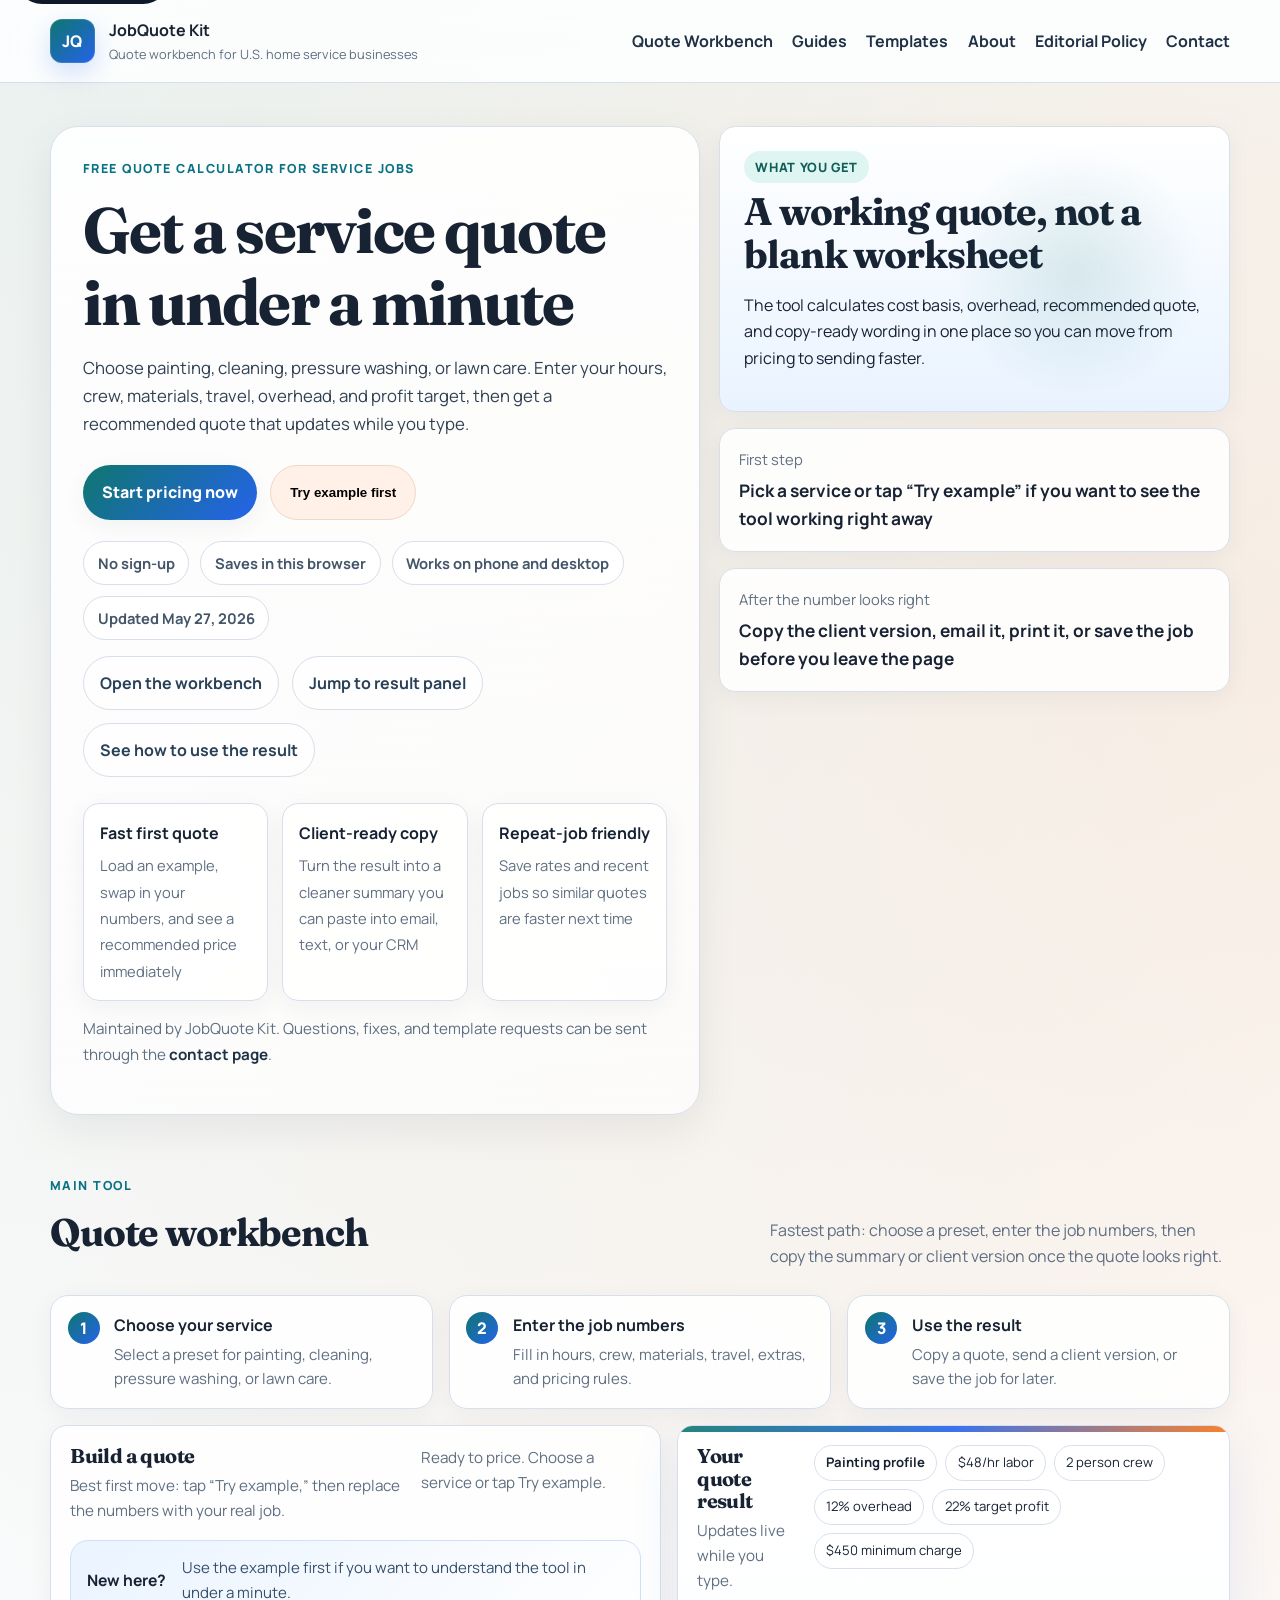
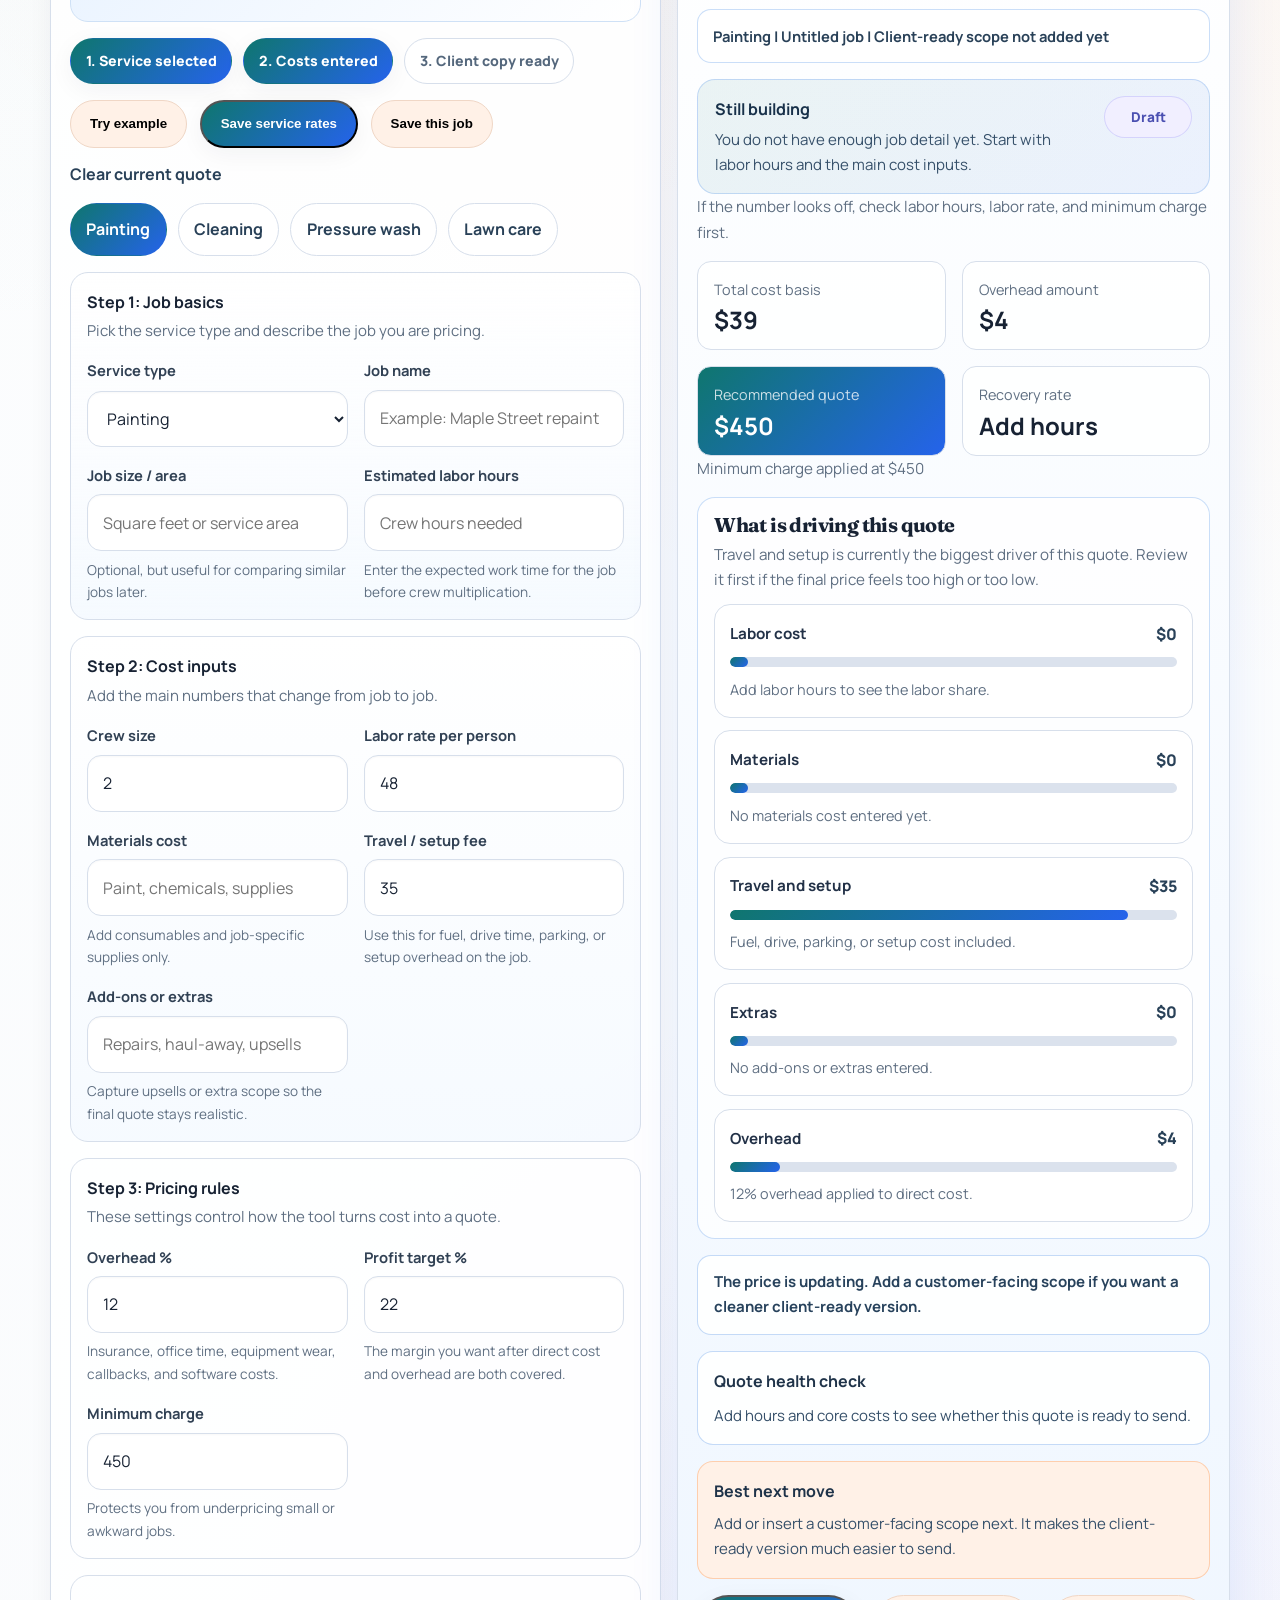
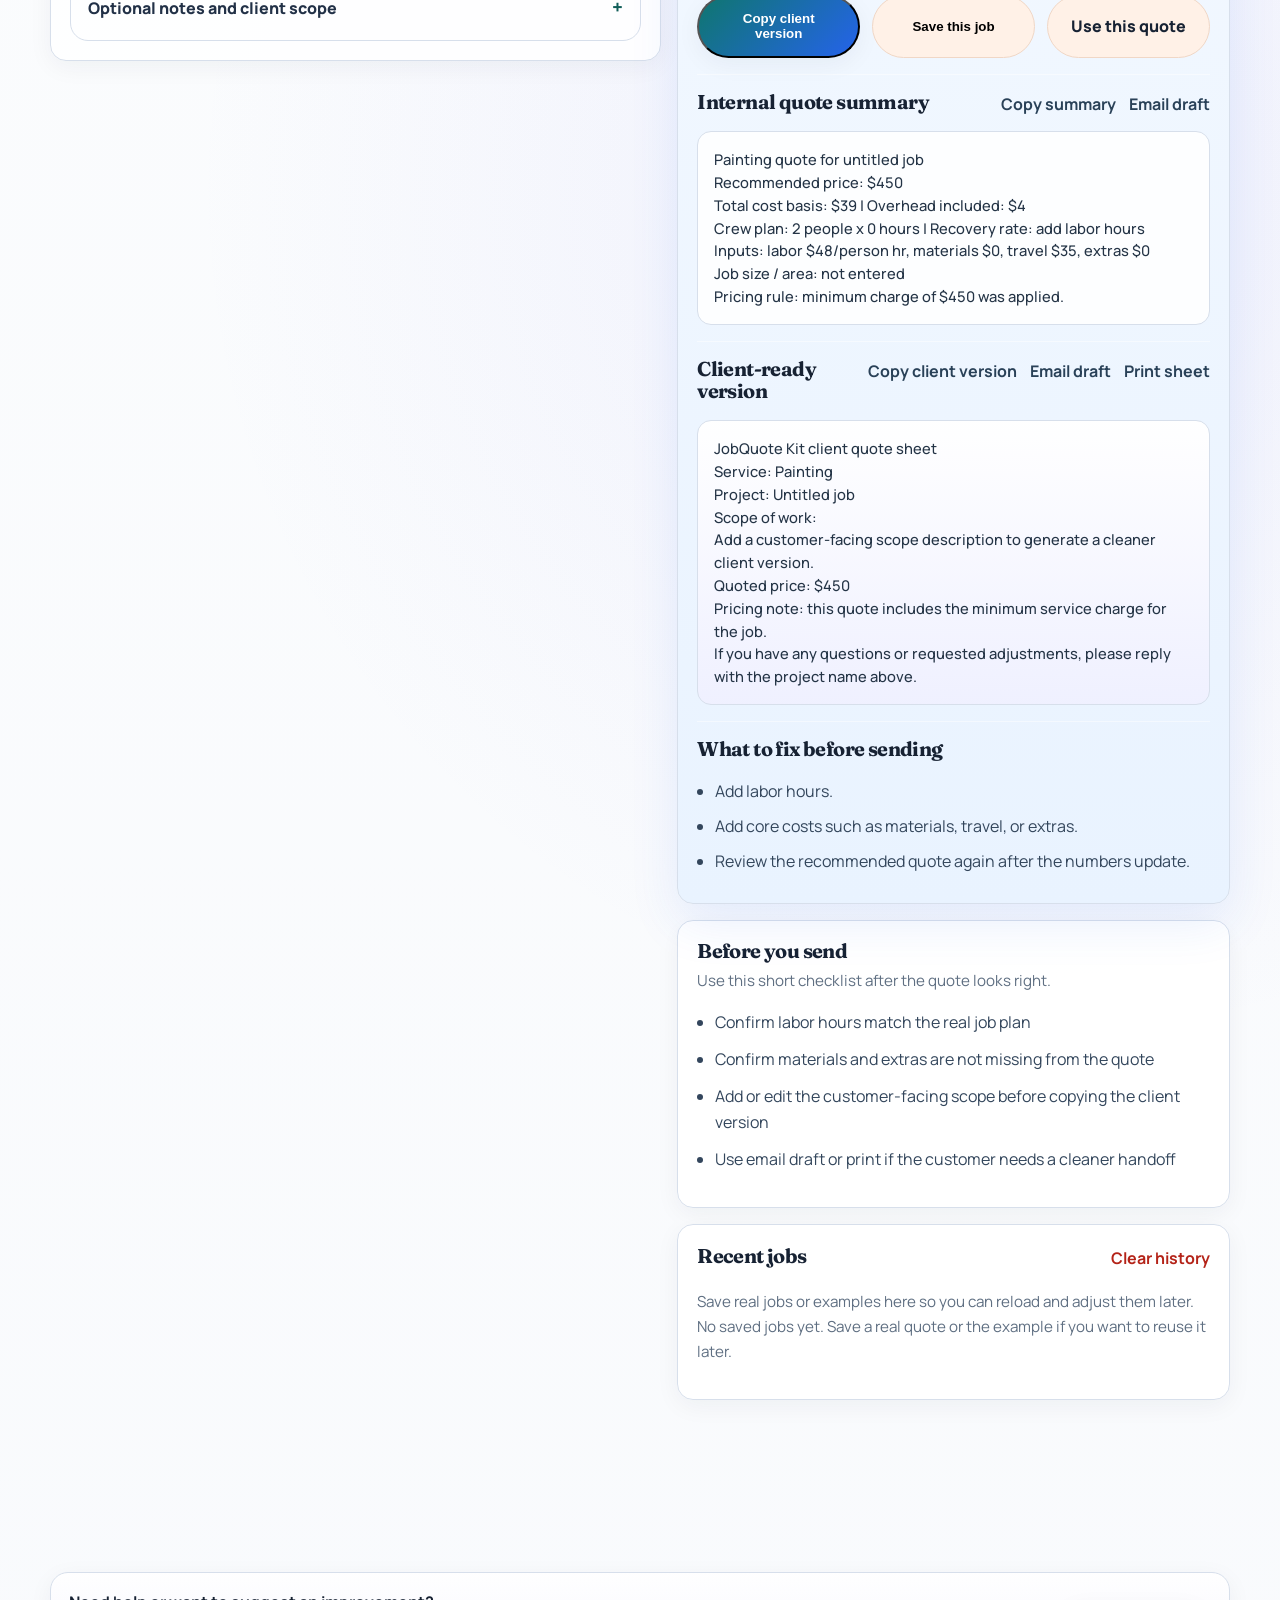
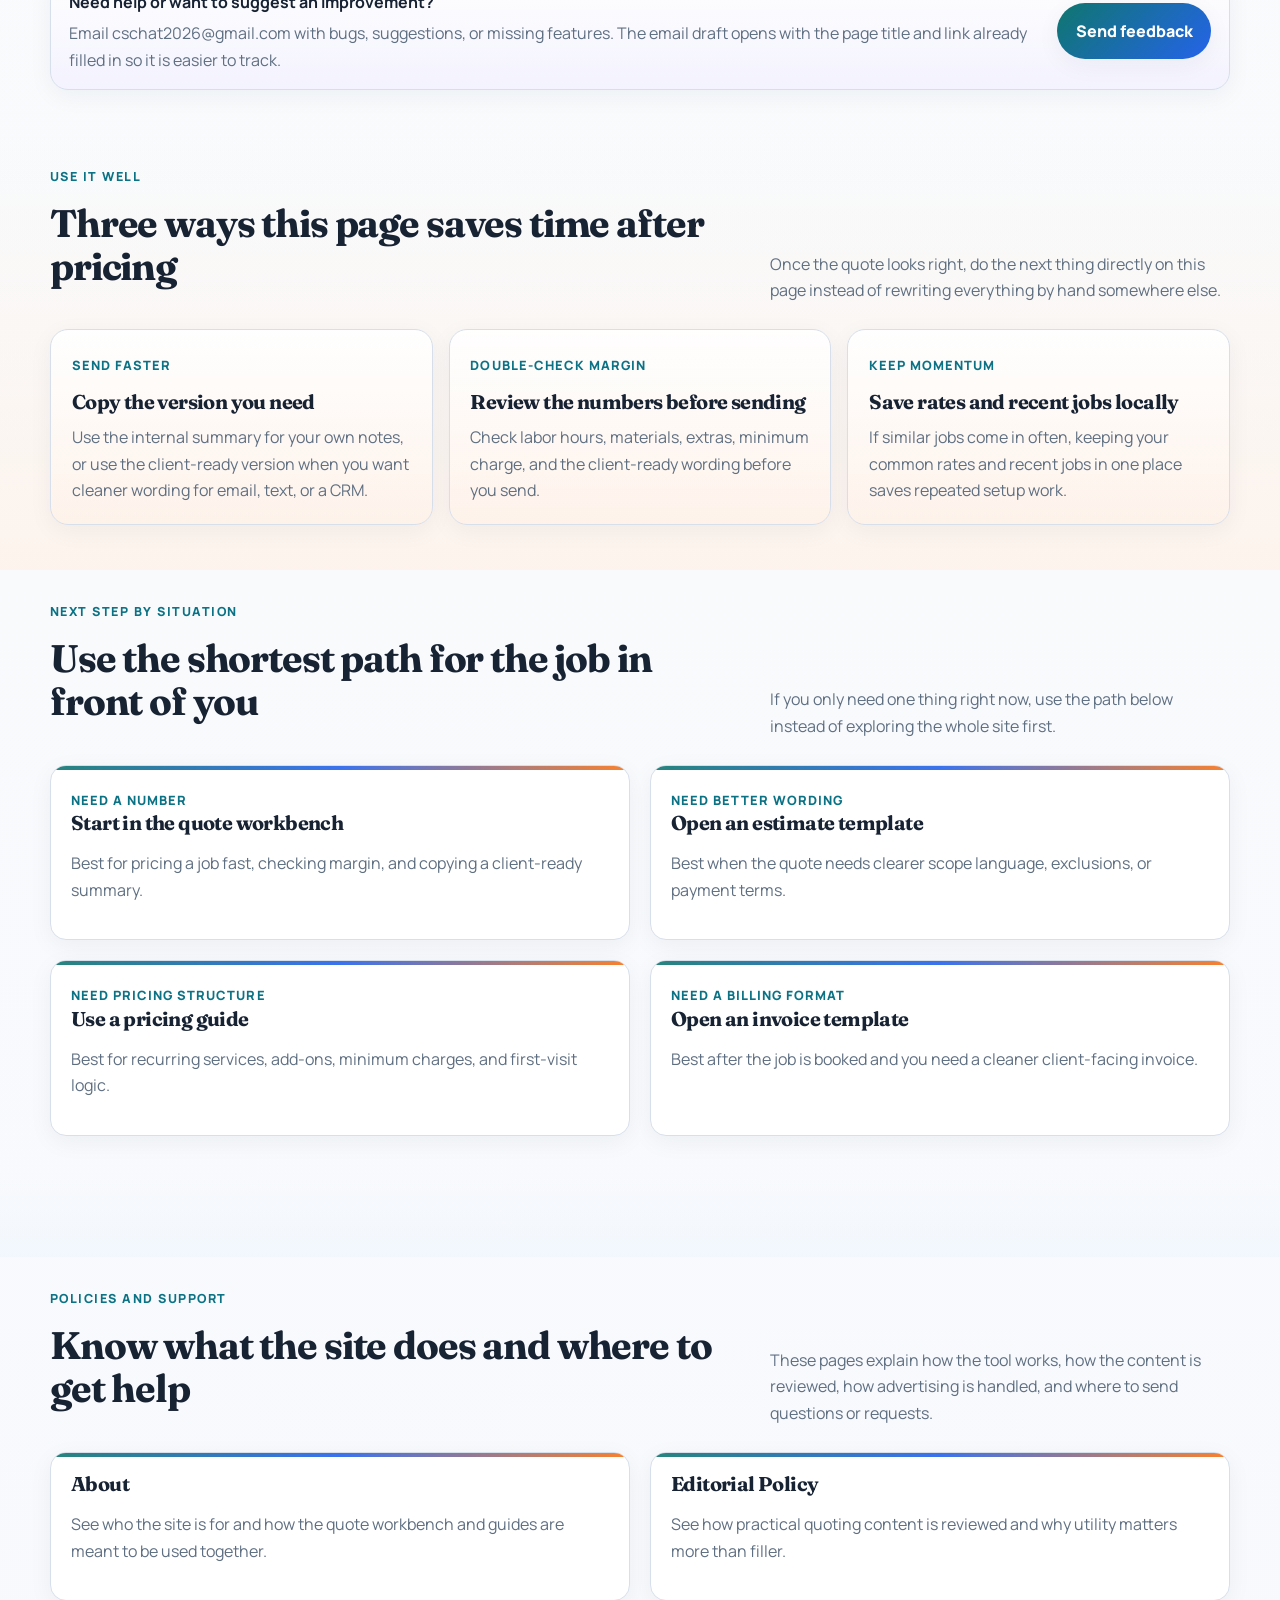
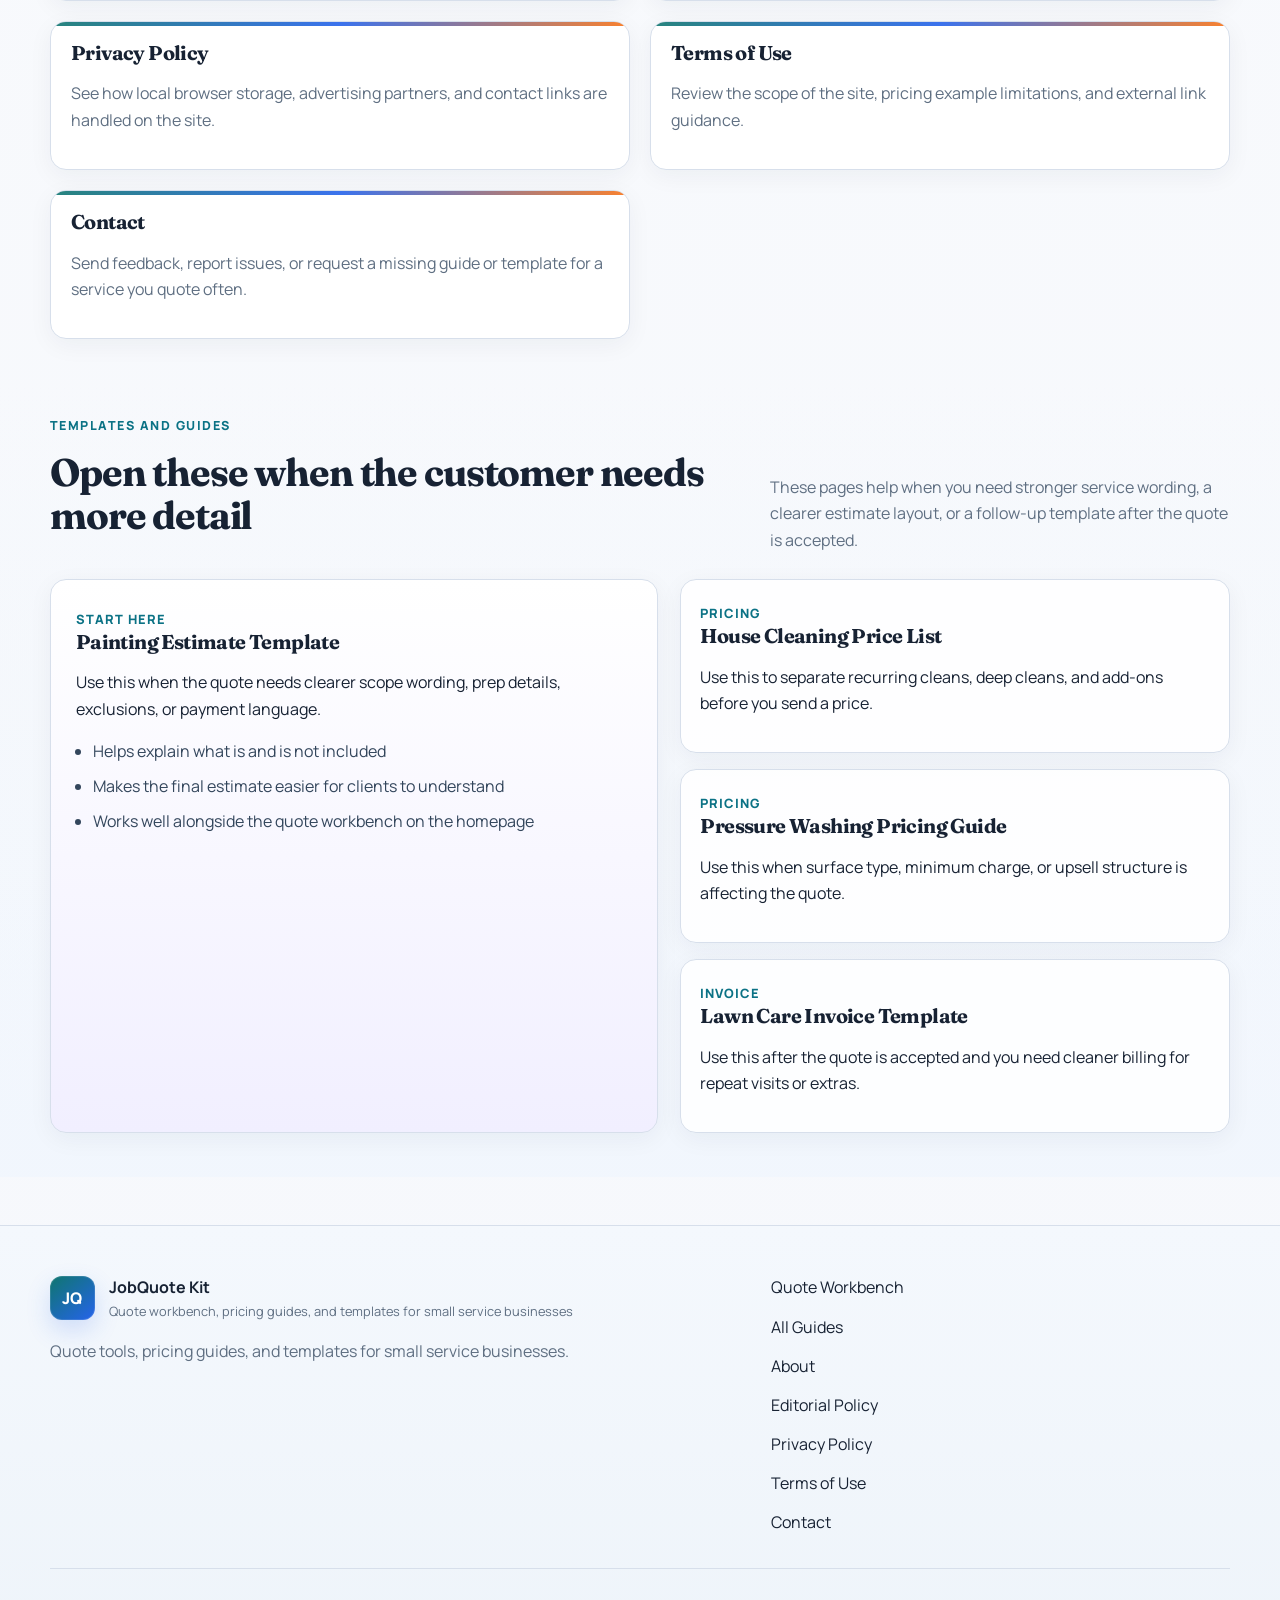
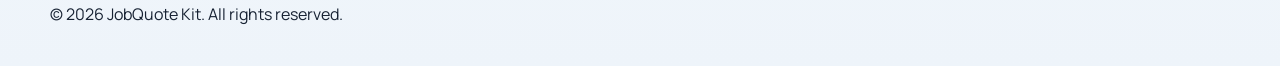
<file: index.html>
<!DOCTYPE html>
<html lang="en">
  <head>
    <meta charset="UTF-8" />
    <meta name="viewport" content="width=device-width, initial-scale=1.0" />
    <title>JobQuote Kit | Quote Workbench, Pricing Guides, and Templates</title>
    <meta
      name="description"
      content="Free job quote calculator for painting, cleaning, pressure washing, and lawn care. Price a service job, copy a customer-ready quote, and save common rates in your browser."
    />
    <meta
      name="keywords"
      content="service quote calculator, estimate template, contractor pricing calculator, home service pricing tool, job quote tool, painting estimate template, house cleaning price list, pressure washing pricing guide, lawn care invoice template, contractor quote workbench"
    />
    <meta name="author" content="JobQuote Kit" />
    <meta name="publisher" content="JobQuote Kit" />
    <meta name="robots" content="index,follow,max-image-preview:large" />
    <meta name="googlebot" content="index,follow,max-image-preview:large,max-snippet:-1,max-video-preview:-1" />
    <meta name="bingbot" content="index,follow,max-image-preview:large,max-snippet:-1,max-video-preview:-1" />
    <meta name="referrer" content="strict-origin-when-cross-origin" />
    <meta name="theme-color" content="#0f172a" />
    <meta name="p:domain_verify" content="a687031b94cb899b0a0dfb0c00c4c600" />
    <meta name="google-adsense-account" content="ca-pub-2456404542897668" />
    <meta name="monetization-provider" content="adsense-ready, ezoic-ready" />
    <link rel="canonical" href="https://jobkit20.top/" />
    <link rel="icon" href="./assets/favicon.svg" type="image/svg+xml" />
    <link rel="preconnect" href="https://fonts.googleapis.com" />
    <link rel="preconnect" href="https://fonts.gstatic.com" crossorigin />
    <link
      href="https://fonts.googleapis.com/css2?family=Manrope:wght@400;500;700;800&family=Fraunces:opsz,wght@9..144,600;9..144,700&display=swap"
      rel="stylesheet"
    />
    <script
      async
      src="https://pagead2.googlesyndication.com/pagead/js/adsbygoogle.js?client=ca-pub-2456404542897668"
      crossorigin="anonymous"
    ></script>
    <link rel="stylesheet" href="./styles.css?v=20260527terms" />
    <meta property="og:title" content="JobQuote Kit" />
    <meta
      property="og:description"
      content="Free job quote calculator for painters, cleaners, pressure washing companies, and lawn care operators."
    />
    <meta property="og:type" content="website" />
    <meta property="og:url" content="https://jobkit20.top/" />
    <meta property="og:site_name" content="JobQuote Kit" />
    <meta property="og:locale" content="en_US" />
    <meta name="twitter:card" content="summary" />
    <meta name="twitter:title" content="JobQuote Kit" />
    <meta
      name="twitter:description"
      content="Free job quote calculator for painters, cleaners, pressure washing companies, and lawn care operators."
    />
    <script type="application/ld+json">
      {
        "@context": "https://schema.org",
        "@type": "WebSite",
        "name": "JobQuote Kit",
        "url": "https://jobkit20.top/",
        "description": "Free job quote calculator for painting, cleaning, pressure washing, and lawn care. Price a service job, copy a customer-ready quote, and save common rates in your browser.",
        "publisher": {
          "@type": "Organization",
          "name": "JobQuote Kit",
          "email": "mailto:cschat2026@gmail.com"
        }
      }
    </script>
  </head>
  <body>
    <a class="skip-link" href="#main-content">Skip to content</a>
    <div class="site-shell">
      <header class="site-header">
        <div class="container nav-row">
          <a class="brand" href="./index.html">
            <span class="brand-mark">JQ</span>
            <span>
              <strong>JobQuote Kit</strong>
              <small>Quote workbench for U.S. home service businesses</small>
            </span>
          </a>
          <button class="nav-toggle" type="button" aria-expanded="false" aria-controls="nav-links">
            Menu
          </button>
          <nav id="nav-links" class="nav-links" aria-label="Primary navigation">
            <a href="#quote-workbench">Quote Workbench</a>
            <a href="./guides/index.html">Guides</a>
            <a href="./guides/painting-estimate-template/index.html">Templates</a>
            <a href="./about/index.html">About</a>
            <a href="./editorial/index.html">Editorial Policy</a>
            <a href="./contact/index.html">Contact</a>
          </nav>
        </div>
      </header>

      <main id="main-content">
        <section class="hero tool-hero">
          <div class="container">
            <div class="tool-hero-grid">
              <div class="tool-hero-copy">
                <p class="eyebrow">Free quote calculator for service jobs</p>
                <h1>Get a service quote in under a minute</h1>
                <p class="hero-copy">
                  Choose painting, cleaning, pressure washing, or lawn care. Enter your hours, crew, materials,
                  travel, overhead, and profit target, then get a recommended quote that updates while you type.
                </p>
                <div class="hero-actions">
                  <a class="button button-primary" href="#quote-workbench">Start pricing now</a>
                  <button type="button" class="button button-secondary" data-load-example-trigger>Try example first</button>
                </div>
                <div class="hero-proof-row" aria-label="Quick benefits">
                  <span class="update-chip">No sign-up</span>
                  <span class="update-chip">Saves in this browser</span>
                  <span class="update-chip">Works on phone and desktop</span>
                  <span class="update-chip">Updated May 27, 2026</span>
                </div>
                <div class="quick-access-strip" aria-label="Popular starting points">
                  <a href="#quote-workbench">Open the workbench</a>
                  <a href="#quote-result">Jump to result panel</a>
                  <a href="#how-to-use">See how to use the result</a>
                </div>
                <div class="mini-stat-grid">
                  <article class="mini-stat">
                    <strong>Fast first quote</strong>
                    <span>Load an example, swap in your numbers, and see a recommended price immediately</span>
                  </article>
                  <article class="mini-stat">
                    <strong>Client-ready copy</strong>
                    <span>Turn the result into a cleaner summary you can paste into email, text, or your CRM</span>
                  </article>
                  <article class="mini-stat">
                    <strong>Repeat-job friendly</strong>
                    <span>Save rates and recent jobs so similar quotes are faster next time</span>
                  </article>
                </div>
                <p class="note">
                  Maintained by JobQuote Kit. Questions, fixes, and template requests can be sent through the
                  <a class="text-link" href="./contact/index.html">contact page</a>.
                </p>
              </div>

              <aside class="hero-showcase tool-preview-card">
                <article class="showcase-primary">
                  <span class="showcase-label">What you get</span>
                  <h2>A working quote, not a blank worksheet</h2>
                  <p>
                    The tool calculates cost basis, overhead, recommended quote, and copy-ready wording in one place
                    so you can move from pricing to sending faster.
                  </p>
                </article>
                <div class="showcase-stack">
                  <article class="showcase-secondary">
                    <span>First step</span>
                    <strong>Pick a service or tap “Try example” if you want to see the tool working right away</strong>
                  </article>
                  <article class="showcase-secondary">
                    <span>After the number looks right</span>
                    <strong>Copy the client version, email it, print it, or save the job before you leave the page</strong>
                  </article>
                </div>
              </aside>
            </div>
          </div>
        </section>

        <section class="section workbench-section" id="quote-workbench">
          <div class="container">
            <div class="section-heading">
              <div>
                <p class="eyebrow">Main tool</p>
                <h2>Quote workbench</h2>
              </div>
              <p>
                Fastest path: choose a preset, enter the job numbers, then copy the summary or client version once the
                quote looks right.
              </p>
            </div>

            <div class="tool-onboarding" id="quick-start-steps">
              <article class="tool-step">
                <span class="tool-step-number">1</span>
                <div>
                  <strong>Choose your service</strong>
                  <p>Select a preset for painting, cleaning, pressure washing, or lawn care.</p>
                </div>
              </article>
              <article class="tool-step">
                <span class="tool-step-number">2</span>
                <div>
                  <strong>Enter the job numbers</strong>
                  <p>Fill in hours, crew, materials, travel, extras, and pricing rules.</p>
                </div>
              </article>
              <article class="tool-step">
                <span class="tool-step-number">3</span>
                <div>
                  <strong>Use the result</strong>
                  <p>Copy a quote, send a client version, or save the job for later.</p>
                </div>
              </article>
            </div>

            <div class="workbench-grid">
              <form class="tool-card workbench-form" data-quote-workbench>
                <div class="tool-card-header">
                  <div>
                    <h3>Build a quote</h3>
                    <p class="tool-intro">
                      Best first move: tap “Try example,” then replace the numbers with your real job.
                    </p>
                  </div>
                  <p id="tool-status" class="tool-status">
                    Ready to price. Start with a preset or try the example.
                  </p>
                </div>

                <section class="first-pass-guide" aria-label="Quick start">
                  <strong>New here?</strong>
                  <p>Use the example first if you want to understand the tool in under a minute.</p>
                </section>

                <div class="workbench-progress" aria-label="Quote progress">
                  <span class="progress-chip active" data-progress-step="service">1. Service selected</span>
                  <span class="progress-chip" data-progress-step="costs">2. Costs entered</span>
                  <span class="progress-chip" data-progress-step="client">3. Client copy ready</span>
                </div>

                <div class="tool-quick-actions">
                  <button id="load-example" type="button" class="button button-secondary">Try example</button>
                  <button id="save-profile" type="button" class="button button-primary">Save service rates</button>
                  <button id="save-quote" type="button" class="button button-secondary">Save this job</button>
                  <button id="reset-workbench" type="button" class="tool-link-button">Clear current quote</button>
                </div>

                <div class="service-shortcuts" aria-label="Popular service presets">
                  <button type="button" class="service-shortcut active" data-service-shortcut="painting">
                    Painting
                  </button>
                  <button type="button" class="service-shortcut" data-service-shortcut="cleaning">
                    Cleaning
                  </button>
                  <button type="button" class="service-shortcut" data-service-shortcut="pressure">
                    Pressure wash
                  </button>
                  <button type="button" class="service-shortcut" data-service-shortcut="lawn">
                    Lawn care
                  </button>
                </div>

                <section class="tool-group tool-group-priority">
                  <div class="tool-group-header">
                    <strong>Step 1: Job basics</strong>
                    <p>Pick the service type and describe the job you are pricing.</p>
                  </div>
                  <div class="tool-field-grid">
                    <label class="tool-field">
                      <span>Service type</span>
                      <select id="service-type">
                        <option value="painting">Painting</option>
                        <option value="cleaning">House Cleaning</option>
                        <option value="pressure">Pressure Washing</option>
                        <option value="lawn">Lawn Care</option>
                      </select>
                    </label>
                    <label class="tool-field">
                      <span>Job name</span>
                      <input id="job-name" type="text" placeholder="Example: Maple Street repaint" />
                    </label>
                    <label class="tool-field">
                      <span>Job size / area</span>
                      <input id="job-area" type="number" min="0" step="1" placeholder="Square feet or service area" />
                      <small>Optional, but useful for comparing similar jobs later.</small>
                    </label>
                    <label class="tool-field">
                      <span>Estimated labor hours</span>
                      <input id="estimated-hours" type="number" min="0" step="0.5" placeholder="Crew hours needed" />
                      <small>Enter the expected work time for the job before crew multiplication.</small>
                    </label>
                  </div>
                </section>

                <section class="tool-group tool-group-priority">
                  <div class="tool-group-header">
                    <strong>Step 2: Cost inputs</strong>
                    <p>Add the main numbers that change from job to job.</p>
                  </div>
                  <div class="tool-field-grid">
                    <label class="tool-field">
                      <span>Crew size</span>
                      <input id="crew-size" type="number" min="1" step="1" />
                    </label>
                    <label class="tool-field">
                      <span>Labor rate per person</span>
                      <input id="labor-rate" type="number" min="0" step="1" />
                    </label>
                    <label class="tool-field">
                      <span>Materials cost</span>
                      <input id="materials-cost" type="number" min="0" step="1" placeholder="Paint, chemicals, supplies" />
                      <small>Add consumables and job-specific supplies only.</small>
                    </label>
                    <label class="tool-field">
                      <span>Travel / setup fee</span>
                      <input id="travel-fee" type="number" min="0" step="1" />
                      <small>Use this for fuel, drive time, parking, or setup overhead on the job.</small>
                    </label>
                    <label class="tool-field">
                      <span>Add-ons or extras</span>
                      <input id="addons-cost" type="number" min="0" step="1" placeholder="Repairs, haul-away, upsells" />
                      <small>Capture upsells or extra scope so the final quote stays realistic.</small>
                    </label>
                  </div>
                </section>

                <section class="tool-group tool-group-secondary">
                  <div class="tool-group-header">
                    <strong>Step 3: Pricing rules</strong>
                    <p>These settings control how the tool turns cost into a quote.</p>
                  </div>
                  <div class="tool-field-grid">
                    <label class="tool-field">
                      <span>Overhead %</span>
                      <input id="overhead-pct" type="number" min="0" step="1" />
                      <small>Insurance, office time, equipment wear, callbacks, and software costs.</small>
                    </label>
                    <label class="tool-field">
                      <span>Profit target %</span>
                      <input id="profit-pct" type="number" min="0" step="1" />
                      <small>The margin you want after direct cost and overhead are both covered.</small>
                    </label>
                    <label class="tool-field">
                      <span>Minimum charge</span>
                      <input id="minimum-charge" type="number" min="0" step="1" />
                      <small>Protects you from underpricing small or awkward jobs.</small>
                    </label>
                  </div>
                </section>

                <details class="tool-group tool-group-secondary tool-group-optional">
                  <summary>Optional notes and client scope</summary>
                  <div class="tool-group-optional-content">
                    <p class="tool-note">
                      Add these when you want a cleaner client-ready version or need to keep internal job reminders.
                    </p>
                    <section class="scope-helper" aria-label="Suggested client scope">
                      <div class="scope-helper-header">
                        <strong>Suggested client scope</strong>
                        <button id="use-suggested-scope" type="button" class="tool-link-button">Use suggested scope</button>
                      </div>
                      <p id="suggested-scope-preview" class="quote-summary-preview scope-helper-preview">
                        Add job inputs to generate a suggested customer-facing scope you can edit.
                      </p>
                    </section>
                    <label class="tool-field">
                      <span>Customer-facing scope</span>
                      <textarea
                        id="customer-scope"
                        rows="4"
                        placeholder="Example: Repaint living room, hallway, and trim. Protect floors and furniture. Minor patching included."
                      ></textarea>
                    </label>
                    <label class="tool-field">
                      <span>Internal notes</span>
                      <textarea id="quote-notes" rows="4" placeholder="Optional notes for access, risk, or special requests"></textarea>
                    </label>
                  </div>
                </details>
              </form>

              <div class="workbench-sidebar">
                <section id="quote-result" class="tool-card result-card result-card-wide device-priority-card">
                  <div class="tool-card-header">
                    <div>
                      <h3>Your quote result</h3>
                      <p class="tool-note">Updates live while you type.</p>
                    </div>
                    <div id="profile-summary" class="profile-summary"></div>
                  </div>
                  <div id="quote-context-bar" class="quote-context-bar">
                    Pricing a new job. Add a job name or load the example to see the quote context here.
                  </div>
                  <div class="result-banner">
                    <div class="result-banner-copy">
                      <strong id="quote-send-readiness">Still building</strong>
                      <p id="quote-send-helper">Fill in the core job numbers first so this quote becomes usable.</p>
                    </div>
                    <span id="quote-send-badge" class="result-banner-badge" data-readiness="draft">Draft</span>
                  </div>
                  <p class="tool-note result-intro">
                    If the number looks off, check labor hours, labor rate, and minimum charge first.
                  </p>
                  <div class="result-metric-grid">
                    <article class="result-metric">
                      <span>Total cost basis</span>
                      <strong id="direct-cost">$0</strong>
                    </article>
                    <article class="result-metric">
                      <span>Overhead amount</span>
                      <strong id="overhead-amount">$0</strong>
                    </article>
                    <article class="result-metric result-metric-highlight">
                      <span>Recommended quote</span>
                      <strong id="quote-price">$0</strong>
                    </article>
                    <article class="result-metric">
                      <span>Recovery rate</span>
                      <strong id="recovery-rate">Add hours</strong>
                    </article>
                  </div>
                  <p id="minimum-flag" class="tool-note">
                    Quote based on your cost, overhead, and profit inputs
                  </p>
                  <section class="quote-breakdown-panel" aria-label="Quote breakdown">
                    <div class="tool-card-header compact">
                      <div>
                        <h3>What is driving this quote</h3>
                        <p id="quote-breakdown-note" class="tool-note">
                          Add hours and costs to see which parts of the job are pushing the price most.
                        </p>
                      </div>
                    </div>
                    <div id="quote-breakdown-grid" class="quote-breakdown-grid">
                      <article class="quote-breakdown-item">
                        <div class="quote-breakdown-head">
                          <strong>Waiting for quote inputs</strong>
                          <span>$0</span>
                        </div>
                        <div class="quote-breakdown-bar"><span style="width: 0%"></span></div>
                        <p>Add labor hours, materials, travel, or extras to populate the breakdown.</p>
                      </article>
                    </div>
                  </section>
                  <div id="result-guidance" class="result-guidance">
                    Add labor hours and core costs first, then copy the quote once the number looks right.
                  </div>
                  <div id="quote-health" class="quote-health" data-health="neutral">
                    <strong>Quote health check</strong>
                    <p>Add hours and core costs to see whether this quote is ready to send.</p>
                  </div>
                  <div id="quote-next-action" class="quote-next-action" data-tone="neutral">
                    <strong id="quote-next-action-title">Best next move</strong>
                    <p id="quote-next-action-copy">Add labor hours and core costs first so this quote becomes usable.</p>
                  </div>
                  <div class="result-action-strip" aria-label="Result actions">
                    <button id="copy-client-sheet-primary" type="button" class="button button-primary">Copy client version</button>
                    <button id="save-quote-result" type="button" class="button button-secondary">Save this job</button>
                    <a class="button button-secondary" href="#how-to-use">Use this quote</a>
                  </div>
                  <div class="quote-summary-box">
                    <div class="tool-card-header compact">
                      <h3>Internal quote summary</h3>
                      <div class="tool-inline-actions">
                        <button id="copy-summary" type="button" class="tool-link-button">Copy summary</button>
                        <button id="email-summary" type="button" class="tool-link-button">Email draft</button>
                      </div>
                    </div>
                    <p class="quote-summary-preview" id="quote-summary">
                      Choose a service or try the example to build a ready-to-copy quote summary.
                    </p>
                  </div>
                  <div class="quote-summary-box client-sheet-box">
                    <div class="tool-card-header compact">
                      <h3>Client-ready version</h3>
                      <div class="tool-inline-actions">
                        <button id="copy-client-sheet" type="button" class="tool-link-button">Copy client version</button>
                        <button id="email-client-sheet" type="button" class="tool-link-button">Email draft</button>
                        <button id="print-client-sheet" type="button" class="tool-link-button">Print sheet</button>
                      </div>
                    </div>
                    <p class="quote-summary-preview" id="client-sheet-preview">
                      Add a customer-facing scope so the tool can generate a cleaner quote sheet for clients.
                    </p>
                  </div>
                  <div class="quote-summary-box what-to-fix-box">
                    <div class="tool-card-header compact">
                      <h3>What to fix before sending</h3>
                    </div>
                    <ul id="quote-fix-list" class="fix-list">
                      <li>Add labor hours and core costs to get a usable quote.</li>
                    </ul>
                  </div>
                </section>

                <section class="tool-card device-secondary-card">
                  <div class="tool-card-header">
                    <div>
                      <h3>Before you send</h3>
                      <p class="tool-note">Use this short checklist after the quote looks right.</p>
                    </div>
                  </div>
                  <ul class="checklist">
                    <li>Confirm labor hours match the real job plan</li>
                    <li>Confirm materials and extras are not missing from the quote</li>
                    <li>Add or edit the customer-facing scope before copying the client version</li>
                    <li>Use email draft or print if the customer needs a cleaner handoff</li>
                  </ul>
                </section>

                <section class="tool-card saved-quotes-card device-secondary-card">
                  <div class="tool-card-header">
                    <h3>Recent jobs</h3>
                    <button id="clear-history" type="button" class="tool-link-button danger">Clear history</button>
                  </div>
                  <p class="tool-note">Save real jobs or examples here so you can reload and adjust them later.</p>
                  <p id="saved-quote-empty" class="tool-note">No saved jobs yet. Save a real quote or the example if you want to reuse it later.</p>
                  <div id="saved-quote-list" class="saved-quote-list"></div>
                </section>
              </div>
            </div>
          </div>
        </section>

        <section class="section">
          <div class="container">
            <section class="ad-slot ad-slot-leaderboard" aria-label="Advertisement" data-ad-slot-key="leaderboard">
              <span>Advertisement</span>
              <strong>Recommended tools and business resources</strong>
              <p>This ad slot appears after the main quote workflow so it does not interrupt pricing input.</p>
            </section>
          </div>
        </section>

        <section class="section">
          <div class="container">
            <div class="contact-band">
              <div class="contact-copy">
                <strong>Need help or want to suggest an improvement?</strong>
                <p>
                  Email cschat2026@gmail.com with bugs, suggestions, or missing features. The email draft opens with
                  the page title and link already filled in so it is easier to track.
                </p>
              </div>
              <a
                class="button button-primary contact-button"
                href="mailto:cschat2026@gmail.com?subject=%5BJobQuote%20Kit%20Feedback%5D%20JobQuote%20Kit&body=Hi%2C%0A%0AI%20have%20feedback%20or%20a%20question%20about%20this%20page%3A%0A%0AWebsite%3A%20JobQuote%20Kit%0APage%20title%3A%20JobQuote%20Kit%0APage%20URL%3A%20%0A%0AMy%20message%3A%0A"
                data-contact-trigger
              >Send feedback</a>
            </div>
          </div>
        </section>

        <section class="section section-warm" id="how-to-use">
          <div class="container">
            <div class="section-heading">
              <div>
                <p class="eyebrow">Use it well</p>
                <h2>Three ways this page saves time after pricing</h2>
              </div>
              <p>
                Once the quote looks right, do the next thing directly on this page instead of rewriting everything by
                hand somewhere else.
              </p>
            </div>
            <div class="launch-grid">
              <article class="launch-card">
                <span class="content-tag">Send faster</span>
                <h3>Copy the version you need</h3>
                <p>
                  Use the internal summary for your own notes, or use the client-ready version when you want cleaner
                  wording for email, text, or a CRM.
                </p>
              </article>
              <article class="launch-card">
                <span class="content-tag">Double-check margin</span>
                <h3>Review the numbers before sending</h3>
                <p>
                  Check labor hours, materials, extras, minimum charge, and the client-ready wording before you send.
                </p>
              </article>
              <article class="launch-card">
                <span class="content-tag">Keep momentum</span>
                <h3>Save rates and recent jobs locally</h3>
                <p>
                  If similar jobs come in often, keeping your common rates and recent jobs in one place saves repeated
                  setup work.
                </p>
              </article>
            </div>
          </div>
        </section>

        <section class="section">
          <div class="container">
            <div class="section-heading">
              <div>
                <p class="eyebrow">Next step by situation</p>
                <h2>Use the shortest path for the job in front of you</h2>
              </div>
              <p>
                If you only need one thing right now, use the path below instead of exploring the whole site first.
              </p>
            </div>
            <div class="card-grid">
              <article class="content-card">
                <span class="content-tag">Need a number</span>
                <h3><a href="#quote-workbench">Start in the quote workbench</a></h3>
                <p>Best for pricing a job fast, checking margin, and copying a client-ready summary.</p>
              </article>
              <article class="content-card">
                <span class="content-tag">Need better wording</span>
                <h3><a href="./guides/painting-estimate-template/index.html">Open an estimate template</a></h3>
                <p>Best when the quote needs clearer scope language, exclusions, or payment terms.</p>
              </article>
              <article class="content-card">
                <span class="content-tag">Need pricing structure</span>
                <h3><a href="./guides/house-cleaning-price-list/index.html">Use a pricing guide</a></h3>
                <p>Best for recurring services, add-ons, minimum charges, and first-visit logic.</p>
              </article>
              <article class="content-card">
                <span class="content-tag">Need a billing format</span>
                <h3><a href="./guides/lawn-care-invoice-template/index.html">Open an invoice template</a></h3>
                <p>Best after the job is booked and you need a cleaner client-facing invoice.</p>
              </article>
            </div>
          </div>
        </section>

        <section class="section section-muted">
          <div class="container">
            <section class="ad-slot ad-slot-inline" aria-label="Advertisement" data-ad-slot-key="inline">
              <span>Advertisement</span>
              <strong>Useful business tools and service resources</strong>
              <p>This ad slot sits after the main tool flow and before the guide list, which keeps the pricing workflow clearer.</p>
            </section>
          </div>
        </section>

        <section class="section">
          <div class="container">
            <div class="section-heading">
              <div>
                <p class="eyebrow">Policies and support</p>
                <h2>Know what the site does and where to get help</h2>
              </div>
              <p>
                These pages explain how the tool works, how the content is reviewed, how advertising is handled, and
                where to send questions or requests.
              </p>
            </div>
            <div class="policy-grid">
              <article class="policy-card">
                <h3><a href="./about/index.html">About</a></h3>
                <p>See who the site is for and how the quote workbench and guides are meant to be used together.</p>
              </article>
              <article class="policy-card">
                <h3><a href="./editorial/index.html">Editorial Policy</a></h3>
                <p>See how practical quoting content is reviewed and why utility matters more than filler.</p>
              </article>
              <article class="policy-card">
                <h3><a href="./privacy/index.html">Privacy Policy</a></h3>
                <p>See how local browser storage, advertising partners, and contact links are handled on the site.</p>
              </article>
              <article class="policy-card">
                <h3><a href="./terms/index.html">Terms of Use</a></h3>
                <p>Review the scope of the site, pricing example limitations, and external link guidance.</p>
              </article>
              <article class="policy-card">
                <h3><a href="./contact/index.html">Contact</a></h3>
                <p>Send feedback, report issues, or request a missing guide or template for a service you quote often.</p>
              </article>
            </div>
          </div>
        </section>

        <section class="section section-muted">
          <div class="container">
            <div class="section-heading">
              <div>
                <p class="eyebrow">Templates and guides</p>
                <h2>Open these when the customer needs more detail</h2>
              </div>
              <p>
                These pages help when you need stronger service wording, a clearer estimate layout, or a follow-up
                template after the quote is accepted.
              </p>
            </div>
            <div class="editorial-grid">
              <article class="editorial-lead">
                <div class="lead-card">
                  <span class="content-tag">Start here</span>
                  <h3><a href="./guides/painting-estimate-template/index.html">Painting Estimate Template</a></h3>
                  <p>
                    Use this when the quote needs clearer scope wording, prep details, exclusions, or payment language.
                  </p>
                  <ul class="lead-points">
                    <li>Helps explain what is and is not included</li>
                    <li>Makes the final estimate easier for clients to understand</li>
                    <li>Works well alongside the quote workbench on the homepage</li>
                  </ul>
                </div>
              </article>

              <div class="editorial-list">
                <article class="editorial-item">
                  <span class="content-tag">Pricing</span>
                  <h3><a href="./guides/house-cleaning-price-list/index.html">House Cleaning Price List</a></h3>
                  <p>Use this to separate recurring cleans, deep cleans, and add-ons before you send a price.</p>
                </article>
                <article class="editorial-item">
                  <span class="content-tag">Pricing</span>
                  <h3><a href="./guides/pressure-washing-pricing/index.html">Pressure Washing Pricing Guide</a></h3>
                  <p>Use this when surface type, minimum charge, or upsell structure is affecting the quote.</p>
                </article>
                <article class="editorial-item">
                  <span class="content-tag">Invoice</span>
                  <h3><a href="./guides/lawn-care-invoice-template/index.html">Lawn Care Invoice Template</a></h3>
                  <p>Use this after the quote is accepted and you need cleaner billing for repeat visits or extras.</p>
                </article>
              </div>
            </div>
          </div>
        </section>

      </main>

      <footer class="site-footer">
        <div class="container footer-grid">
          <div>
            <a class="brand brand-footer" href="./index.html">
              <span class="brand-mark">JQ</span>
              <span>
                <strong>JobQuote Kit</strong>
                <small>Quote workbench, pricing guides, and templates for small service businesses</small>
              </span>
            </a>
            <p class="footer-copy">
              Quote tools, pricing guides, and templates for small service businesses.
            </p>
          </div>
          <nav class="footer-links" aria-label="Footer navigation">
            <a href="#quote-workbench">Quote Workbench</a>
            <a href="./guides/index.html">All Guides</a>
            <a href="./about/index.html">About</a>
            <a href="./editorial/index.html">Editorial Policy</a>
            <a href="./privacy/index.html">Privacy Policy</a>
            <a href="./terms/index.html">Terms of Use</a>
            <a href="./contact/index.html">Contact</a>
          </nav>
        </div>
        <div class="container footer-bottom">
          <p>&copy; <span data-current-year></span> JobQuote Kit. All rights reserved.</p>
        </div>
      </footer>

      <div class="mobile-action-bar" aria-label="Quick actions">
        <button id="load-example-mobile" type="button" class="button button-secondary">Try example</button>
        <button id="copy-client-sheet-mobile" type="button" class="button button-primary">Copy client</button>
        <button id="save-quote-mobile" type="button" class="button button-secondary">Save job</button>
      </div>
    </div>
    <script src="./script.js?v=20260527terms"></script>
  </body>
</html>
</file>
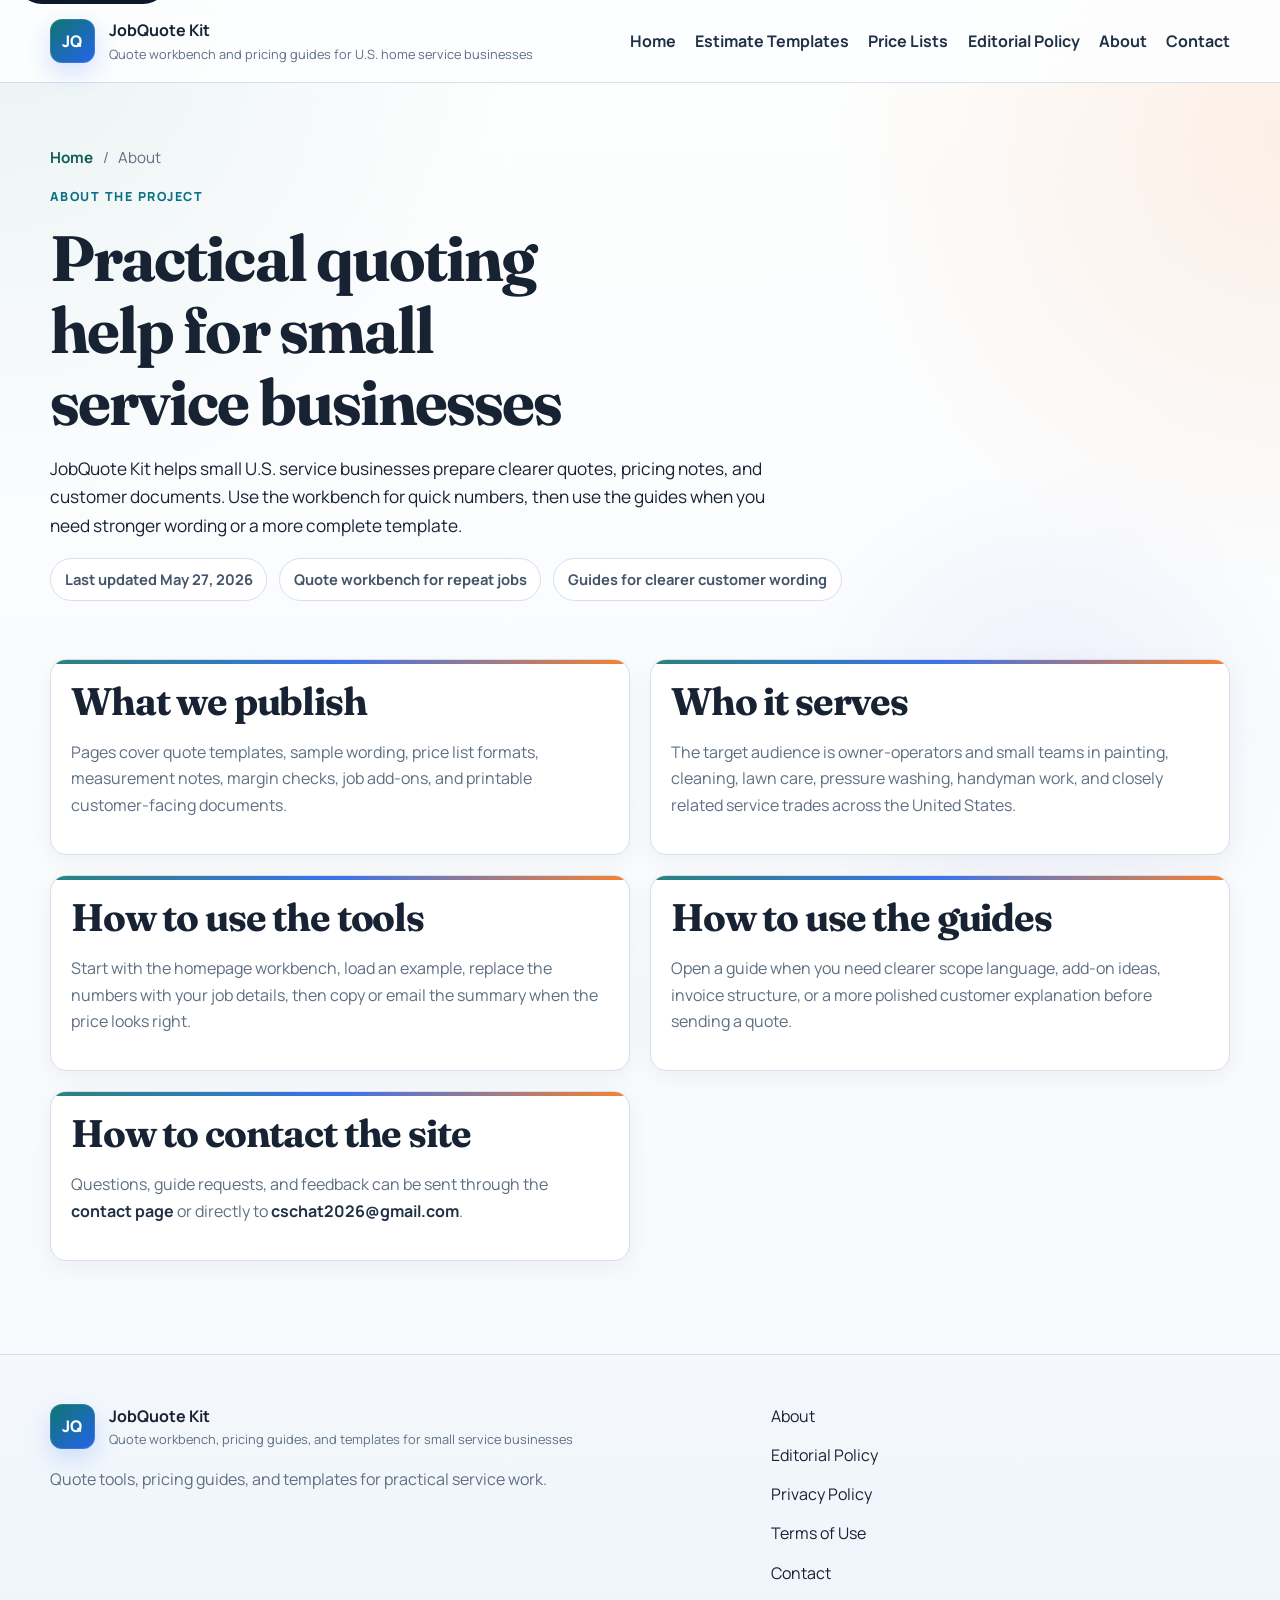
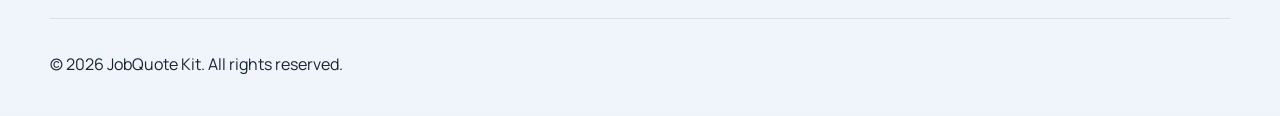
<file: about/index.html>
<!DOCTYPE html>
<html lang="en">
  <head>
    <meta charset="UTF-8" />
    <meta name="viewport" content="width=device-width, initial-scale=1.0" />
    <title>About | JobQuote Kit</title>
    <meta
      name="description"
      content="Learn what JobQuote Kit covers and how small service businesses can use its quote workbench, templates, and pricing guides."
    />
    <meta
      name="keywords"
      content="about JobQuote Kit, contractor pricing resource, home service quote tool, estimate template website, pricing guides for contractors"
    />
    <meta name="author" content="JobQuote Kit" />
    <meta name="publisher" content="JobQuote Kit" />
    <meta name="robots" content="index,follow,max-image-preview:large" />
    <meta name="googlebot" content="index,follow,max-image-preview:large,max-snippet:-1,max-video-preview:-1" />
    <meta name="bingbot" content="index,follow,max-image-preview:large,max-snippet:-1,max-video-preview:-1" />
    <meta name="referrer" content="strict-origin-when-cross-origin" />
    <meta name="google-adsense-account" content="ca-pub-2456404542897668" />
    <link rel="canonical" href="https://jobkit20.top/about/" />
    <link rel="icon" href="../assets/favicon.svg" type="image/svg+xml" />
    <link rel="preconnect" href="https://fonts.googleapis.com" />
    <link rel="preconnect" href="https://fonts.gstatic.com" crossorigin />
    <link
      href="https://fonts.googleapis.com/css2?family=Manrope:wght@400;500;700;800&family=Fraunces:opsz,wght@9..144,600;9..144,700&display=swap"
      rel="stylesheet"
    />
    <script
      async
      src="https://pagead2.googlesyndication.com/pagead/js/adsbygoogle.js?client=ca-pub-2456404542897668"
      crossorigin="anonymous"
    ></script>
    <link rel="stylesheet" href="../styles.css?v=20260527terms" />
  </head>
  <body>
    <a class="skip-link" href="#main-content">Skip to content</a>
    <div class="site-shell">
      <header class="site-header">
        <div class="container nav-row">
          <a class="brand" href="../index.html">
            <span class="brand-mark">JQ</span>
            <span>
              <strong>JobQuote Kit</strong>
              <small>Quote workbench and pricing guides for U.S. home service businesses</small>
            </span>
          </a>
          <button class="nav-toggle" type="button" aria-expanded="false" aria-controls="nav-links">
            Menu
          </button>
          <nav id="nav-links" class="nav-links" aria-label="Primary navigation">
            <a href="../index.html">Home</a>
            <a href="../guides/painting-estimate-template/index.html">Estimate Templates</a>
            <a href="../guides/house-cleaning-price-list/index.html">Price Lists</a>
            <a href="../editorial/index.html">Editorial Policy</a>
            <a href="../about/index.html">About</a>
            <a href="../contact/index.html">Contact</a>
          </nav>
        </div>
      </header>
      <main id="main-content">
        <section class="page-hero">
          <div class="container">
            <div class="breadcrumb">
              <a href="../index.html">Home</a>
              <span>/</span>
              <span>About</span>
            </div>
            <p class="eyebrow">About the project</p>
            <h1>Practical quoting help for small service businesses</h1>
            <p class="article-intro">
              JobQuote Kit helps small U.S. service businesses prepare clearer quotes, pricing notes, and customer
              documents. Use the workbench for quick numbers, then use the guides when you need stronger wording or
              a more complete template.
            </p>
            <div class="page-kicker">
              <span class="update-chip">Last updated May 27, 2026</span>
              <span class="update-chip">Quote workbench for repeat jobs</span>
              <span class="update-chip">Guides for clearer customer wording</span>
            </div>
          </div>
        </section>

        <section class="section">
          <div class="container policy-grid">
            <article class="policy-card">
              <h2>What we publish</h2>
              <p>
                Pages cover quote templates, sample wording, price list formats, measurement notes, margin checks,
                job add-ons, and printable customer-facing documents.
              </p>
            </article>
            <article class="policy-card">
              <h2>Who it serves</h2>
              <p>
                The target audience is owner-operators and small teams in painting, cleaning, lawn care, pressure
                washing, handyman work, and closely related service trades across the United States.
              </p>
            </article>
            <article class="policy-card">
              <h2>How to use the tools</h2>
              <p>
                Start with the homepage workbench, load an example, replace the numbers with your job details, then
                copy or email the summary when the price looks right.
              </p>
            </article>
            <article class="policy-card">
              <h2>How to use the guides</h2>
              <p>
                Open a guide when you need clearer scope language, add-on ideas, invoice structure, or a more polished
                customer explanation before sending a quote.
              </p>
            </article>
            <article class="policy-card">
              <h2>How to contact the site</h2>
              <p>
                Questions, guide requests, and feedback can be sent through the
                <a class="text-link" href="../contact/index.html">contact page</a> or directly to
                <a class="text-link" href="mailto:cschat2026@gmail.com">cschat2026@gmail.com</a>.
              </p>
            </article>
          </div>
        </section>
      </main>
      <footer class="site-footer">
        <div class="container footer-grid">
          <div>
            <a class="brand brand-footer" href="../index.html">
              <span class="brand-mark">JQ</span>
              <span>
                <strong>JobQuote Kit</strong>
                <small>Quote workbench, pricing guides, and templates for small service businesses</small>
              </span>
            </a>
            <p class="footer-copy">Quote tools, pricing guides, and templates for practical service work.</p>
          </div>
          <nav class="footer-links" aria-label="Footer navigation">
            <a href="../about/index.html">About</a>
            <a href="../editorial/index.html">Editorial Policy</a>
            <a href="../privacy/index.html">Privacy Policy</a>
            <a href="../terms/index.html">Terms of Use</a>
            <a href="../contact/index.html">Contact</a>
          </nav>
        </div>
        <div class="container footer-bottom">
          <p>&copy; <span data-current-year></span> JobQuote Kit. All rights reserved.</p>
        </div>
      </footer>
    </div>
    <script src="../script.js?v=20260527terms"></script>
  </body>
</html>
</file>
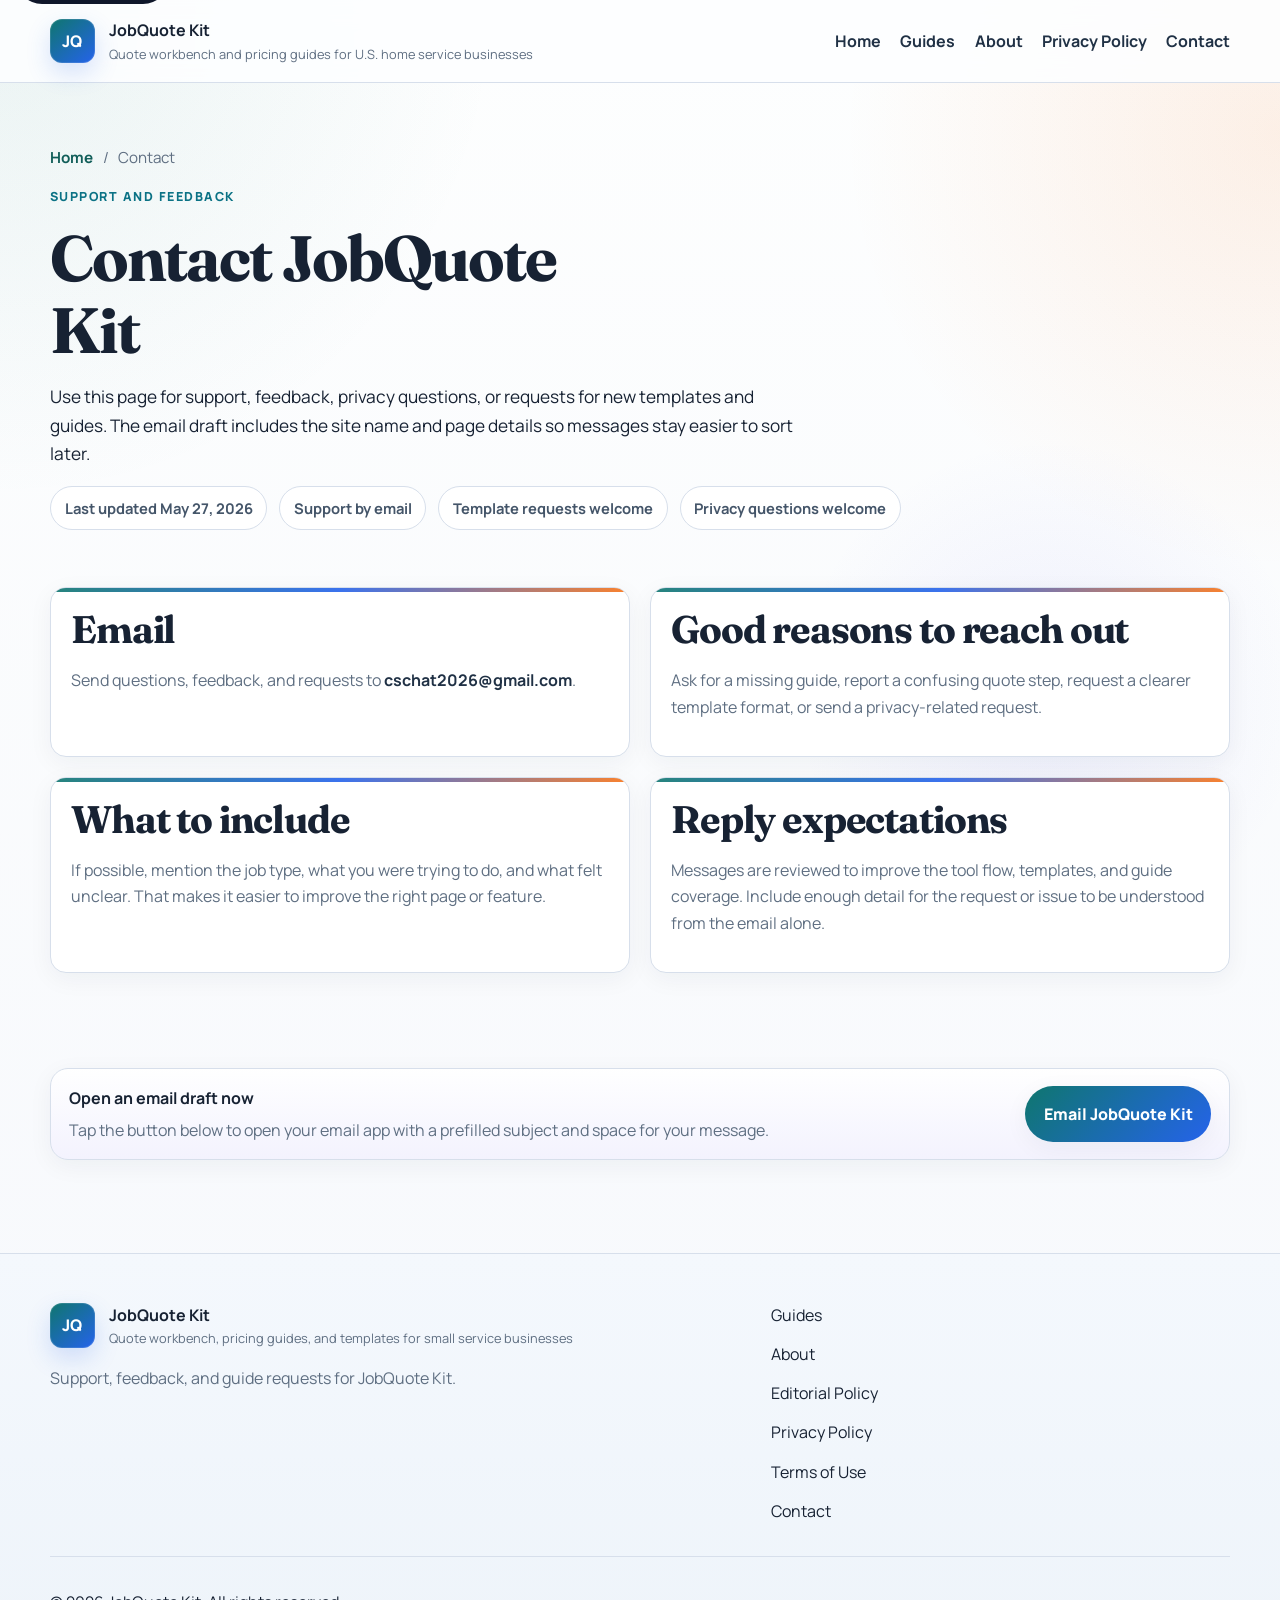
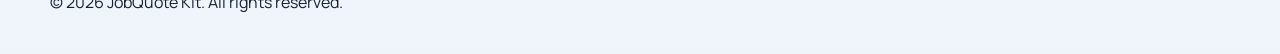
<file: contact/index.html>
<!DOCTYPE html>
<html lang="en">
  <head>
    <meta charset="UTF-8" />
    <meta name="viewport" content="width=device-width, initial-scale=1.0" />
    <title>Contact | JobQuote Kit</title>
    <meta
      name="description"
      content="Contact JobQuote Kit for support, feedback, privacy requests, or guide suggestions related to the quote workbench and pricing templates."
    />
    <meta
      name="keywords"
      content="contact JobQuote Kit, quote tool support, pricing guide feedback, contractor template feedback, contact service quote website"
    />
    <meta name="author" content="JobQuote Kit" />
    <meta name="publisher" content="JobQuote Kit" />
    <meta name="robots" content="index,follow,max-image-preview:large" />
    <meta name="googlebot" content="index,follow,max-image-preview:large,max-snippet:-1,max-video-preview:-1" />
    <meta name="bingbot" content="index,follow,max-image-preview:large,max-snippet:-1,max-video-preview:-1" />
    <meta name="referrer" content="strict-origin-when-cross-origin" />
    <meta name="google-adsense-account" content="ca-pub-2456404542897668" />
    <link rel="canonical" href="https://jobkit20.top/contact/" />
    <link rel="icon" href="../assets/favicon.svg" type="image/svg+xml" />
    <link rel="preconnect" href="https://fonts.googleapis.com" />
    <link rel="preconnect" href="https://fonts.gstatic.com" crossorigin />
    <link
      href="https://fonts.googleapis.com/css2?family=Manrope:wght@400;500;700;800&family=Fraunces:opsz,wght@9..144,600;9..144,700&display=swap"
      rel="stylesheet"
    />
    <script
      async
      src="https://pagead2.googlesyndication.com/pagead/js/adsbygoogle.js?client=ca-pub-2456404542897668"
      crossorigin="anonymous"
    ></script>
    <link rel="stylesheet" href="../styles.css?v=20260527terms" />
    <script type="application/ld+json">
      {
        "@context": "https://schema.org",
        "@type": "ContactPage",
        "name": "Contact JobQuote Kit",
        "url": "https://jobkit20.top/contact/",
        "description": "Contact page for JobQuote Kit support, feedback, and privacy requests.",
        "mainEntity": {
          "@type": "Organization",
          "name": "JobQuote Kit",
          "email": "cschat2026@gmail.com",
          "url": "https://jobkit20.top/"
        }
      }
    </script>
  </head>
  <body>
    <a class="skip-link" href="#main-content">Skip to content</a>
    <div class="site-shell">
      <header class="site-header">
        <div class="container nav-row">
          <a class="brand" href="../index.html">
            <span class="brand-mark">JQ</span>
            <span>
              <strong>JobQuote Kit</strong>
              <small>Quote workbench and pricing guides for U.S. home service businesses</small>
            </span>
          </a>
          <button class="nav-toggle" type="button" aria-expanded="false" aria-controls="nav-links">
            Menu
          </button>
          <nav id="nav-links" class="nav-links" aria-label="Primary navigation">
            <a href="../index.html">Home</a>
            <a href="../guides/index.html">Guides</a>
            <a href="../about/index.html">About</a>
            <a href="../privacy/index.html">Privacy Policy</a>
            <a href="../contact/index.html">Contact</a>
          </nav>
        </div>
      </header>

      <main id="main-content">
        <section class="page-hero">
          <div class="container">
            <div class="breadcrumb">
              <a href="../index.html">Home</a>
              <span>/</span>
              <span>Contact</span>
            </div>
            <p class="eyebrow">Support and feedback</p>
            <h1>Contact JobQuote Kit</h1>
            <p class="article-intro">
              Use this page for support, feedback, privacy questions, or requests for new templates and guides. The
              email draft includes the site name and page details so messages stay easier to sort later.
            </p>
            <div class="page-kicker">
              <span class="update-chip">Last updated May 27, 2026</span>
              <span class="update-chip">Support by email</span>
              <span class="update-chip">Template requests welcome</span>
              <span class="update-chip">Privacy questions welcome</span>
            </div>
          </div>
        </section>

        <section class="section">
          <div class="container policy-grid">
            <article class="policy-card">
              <h2>Email</h2>
              <p>
                Send questions, feedback, and requests to
                <a class="text-link" href="mailto:cschat2026@gmail.com">cschat2026@gmail.com</a>.
              </p>
            </article>
            <article class="policy-card">
              <h2>Good reasons to reach out</h2>
              <p>
                Ask for a missing guide, report a confusing quote step, request a clearer template format, or send a
                privacy-related request.
              </p>
            </article>
            <article class="policy-card">
              <h2>What to include</h2>
              <p>
                If possible, mention the job type, what you were trying to do, and what felt unclear. That makes it
                easier to improve the right page or feature.
              </p>
            </article>
            <article class="policy-card">
              <h2>Reply expectations</h2>
              <p>
                Messages are reviewed to improve the tool flow, templates, and guide coverage. Include enough detail
                for the request or issue to be understood from the email alone.
              </p>
            </article>
          </div>
        </section>

        <section class="section">
          <div class="container">
            <div class="contact-band">
              <div class="contact-copy">
                <strong>Open an email draft now</strong>
                <p>
                  Tap the button below to open your email app with a prefilled subject and space for your message.
                </p>
              </div>
              <a
                class="button button-primary contact-button"
                href="mailto:cschat2026@gmail.com?subject=%5BJobQuote%20Kit%20Feedback%5D%20Contact%20Page&body=Hi%2C%0A%0AI%20have%20feedback%20or%20a%20question%20about%20this%20page%3A%0A%0AWebsite%3A%20JobQuote%20Kit%0APage%20title%3A%20Contact%20%7C%20JobQuote%20Kit%0APage%20URL%3A%20https%3A%2F%2Fjobkit20.top%2Fcontact%2F%0A%0AMy%20message%3A%0A"
                data-contact-trigger
              >
                Email JobQuote Kit
              </a>
            </div>
          </div>
        </section>
      </main>

      <footer class="site-footer">
        <div class="container footer-grid">
          <div>
            <a class="brand brand-footer" href="../index.html">
              <span class="brand-mark">JQ</span>
              <span>
                <strong>JobQuote Kit</strong>
                <small>Quote workbench, pricing guides, and templates for small service businesses</small>
              </span>
            </a>
            <p class="footer-copy">Support, feedback, and guide requests for JobQuote Kit.</p>
          </div>
          <nav class="footer-links" aria-label="Footer navigation">
            <a href="../guides/index.html">Guides</a>
            <a href="../about/index.html">About</a>
            <a href="../editorial/index.html">Editorial Policy</a>
            <a href="../privacy/index.html">Privacy Policy</a>
            <a href="../terms/index.html">Terms of Use</a>
            <a href="../contact/index.html">Contact</a>
          </nav>
        </div>
        <div class="container footer-bottom">
          <p>&copy; <span data-current-year></span> JobQuote Kit. All rights reserved.</p>
        </div>
      </footer>
    </div>
    <script src="../script.js?v=20260527terms"></script>
  </body>
</html>
</file>
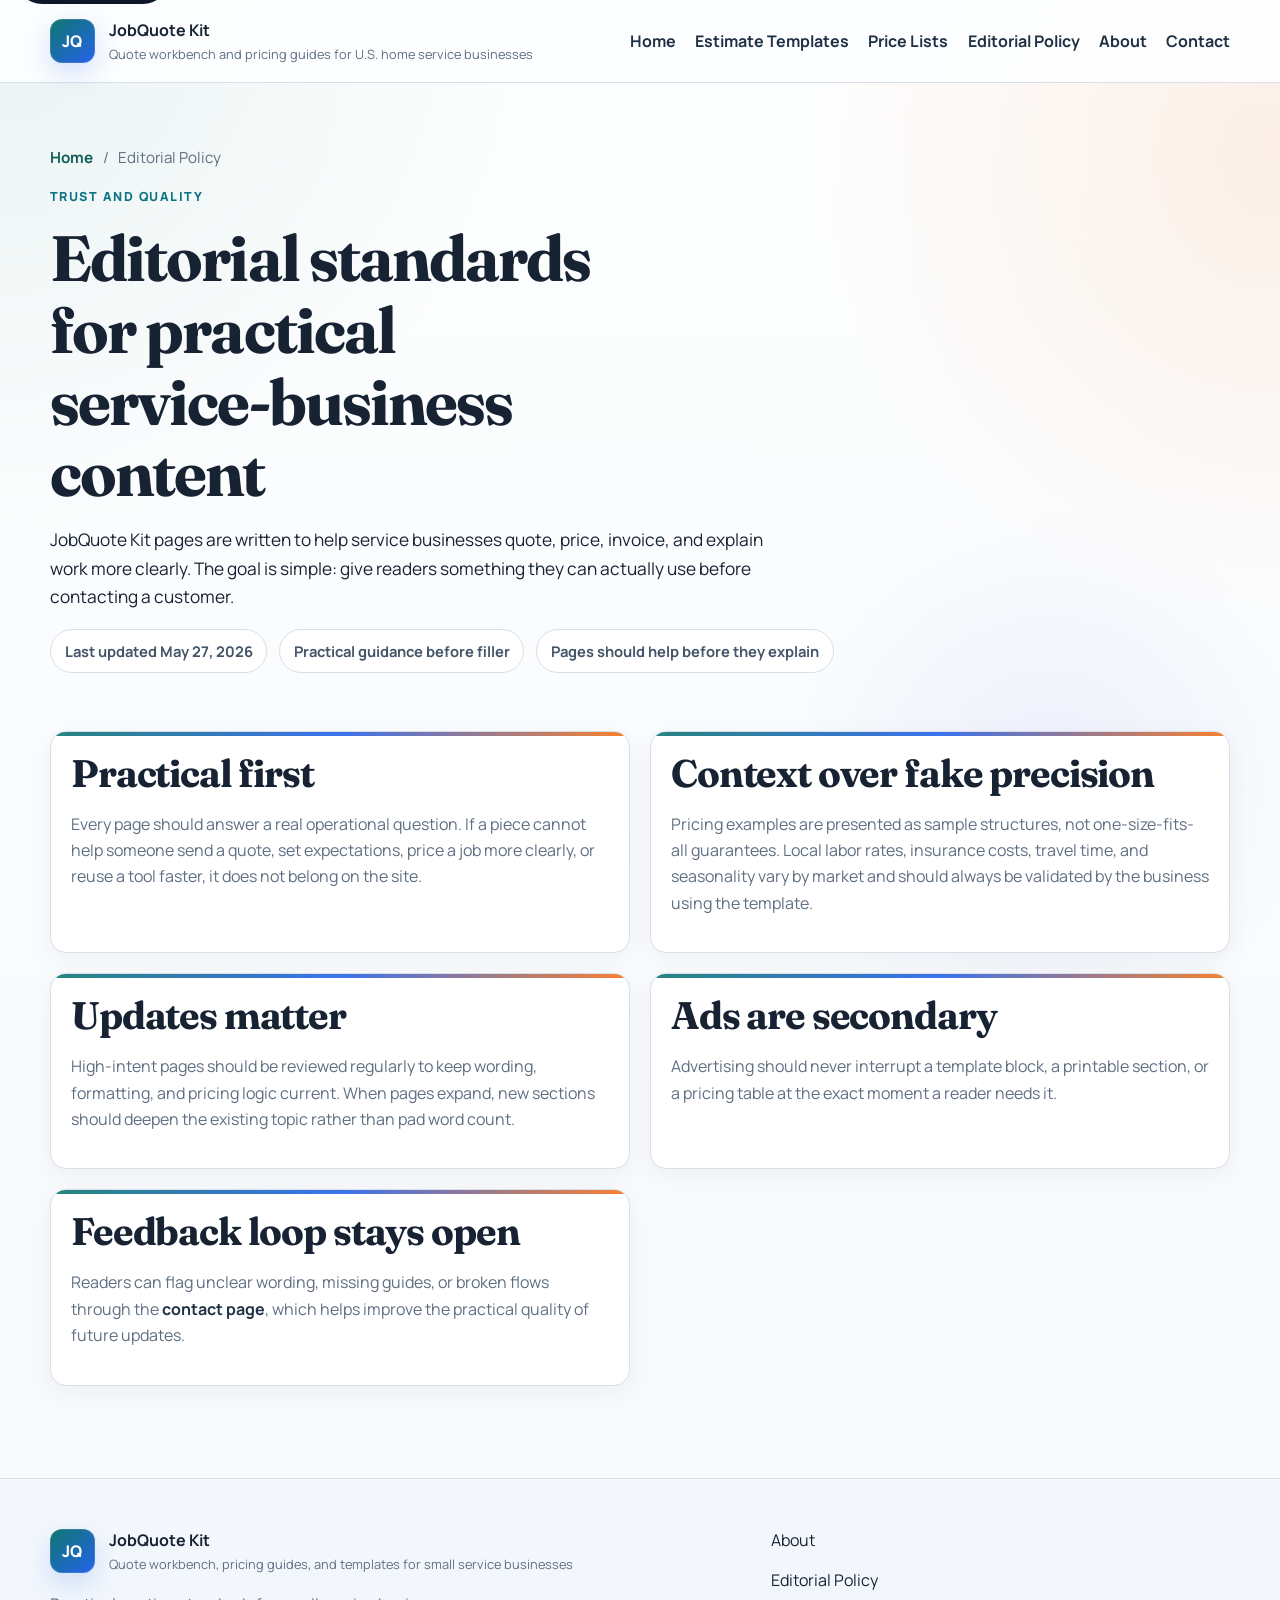
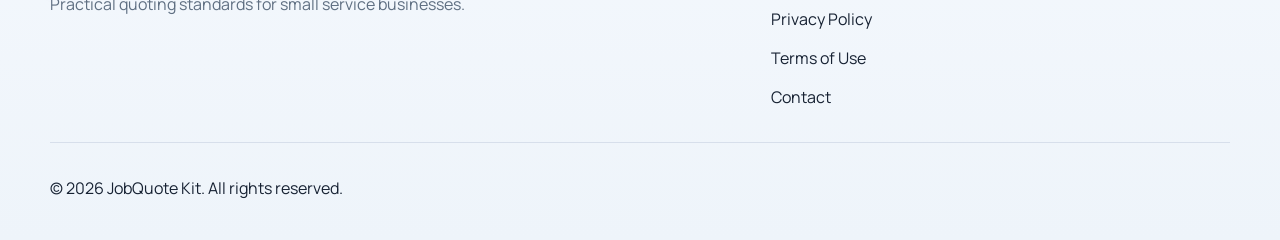
<file: editorial/index.html>
<!DOCTYPE html>
<html lang="en">
  <head>
    <meta charset="UTF-8" />
    <meta name="viewport" content="width=device-width, initial-scale=1.0" />
    <title>Editorial Policy | JobQuote Kit</title>
    <meta
      name="description"
      content="Editorial standards for JobQuote Kit, including how pricing examples are framed, updated, and reviewed."
    />
    <meta
      name="keywords"
      content="editorial policy, pricing content standards, contractor pricing guides, content review policy, JobQuote Kit editorial"
    />
    <meta name="author" content="JobQuote Kit" />
    <meta name="publisher" content="JobQuote Kit" />
    <meta name="robots" content="index,follow,max-image-preview:large" />
    <meta name="googlebot" content="index,follow,max-image-preview:large,max-snippet:-1,max-video-preview:-1" />
    <meta name="bingbot" content="index,follow,max-image-preview:large,max-snippet:-1,max-video-preview:-1" />
    <meta name="referrer" content="strict-origin-when-cross-origin" />
    <meta name="google-adsense-account" content="ca-pub-2456404542897668" />
    <link rel="canonical" href="https://jobkit20.top/editorial/" />
    <link rel="icon" href="../assets/favicon.svg" type="image/svg+xml" />
    <link rel="preconnect" href="https://fonts.googleapis.com" />
    <link rel="preconnect" href="https://fonts.gstatic.com" crossorigin />
    <link
      href="https://fonts.googleapis.com/css2?family=Manrope:wght@400;500;700;800&family=Fraunces:opsz,wght@9..144,600;9..144,700&display=swap"
      rel="stylesheet"
    />
    <script
      async
      src="https://pagead2.googlesyndication.com/pagead/js/adsbygoogle.js?client=ca-pub-2456404542897668"
      crossorigin="anonymous"
    ></script>
    <link rel="stylesheet" href="../styles.css?v=20260527terms" />
  </head>
  <body>
    <a class="skip-link" href="#main-content">Skip to content</a>
    <div class="site-shell">
      <header class="site-header">
        <div class="container nav-row">
          <a class="brand" href="../index.html">
            <span class="brand-mark">JQ</span>
            <span>
              <strong>JobQuote Kit</strong>
              <small>Quote workbench and pricing guides for U.S. home service businesses</small>
            </span>
          </a>
          <button class="nav-toggle" type="button" aria-expanded="false" aria-controls="nav-links">
            Menu
          </button>
          <nav id="nav-links" class="nav-links" aria-label="Primary navigation">
            <a href="../index.html">Home</a>
            <a href="../guides/painting-estimate-template/index.html">Estimate Templates</a>
            <a href="../guides/house-cleaning-price-list/index.html">Price Lists</a>
            <a href="../editorial/index.html">Editorial Policy</a>
            <a href="../about/index.html">About</a>
            <a href="../contact/index.html">Contact</a>
          </nav>
        </div>
      </header>
      <main id="main-content">
        <section class="page-hero">
          <div class="container">
            <div class="breadcrumb">
              <a href="../index.html">Home</a>
              <span>/</span>
              <span>Editorial Policy</span>
            </div>
            <p class="eyebrow">Trust and quality</p>
            <h1>Editorial standards for practical service-business content</h1>
            <p class="article-intro">
              JobQuote Kit pages are written to help service businesses quote, price, invoice, and explain work more
              clearly. The goal is simple: give readers something they can actually use before contacting a customer.
            </p>
            <div class="page-kicker">
              <span class="update-chip">Last updated May 27, 2026</span>
              <span class="update-chip">Practical guidance before filler</span>
              <span class="update-chip">Pages should help before they explain</span>
            </div>
          </div>
        </section>
        <section class="section">
          <div class="container policy-grid">
            <article class="policy-card">
              <h2>Practical first</h2>
              <p>
                Every page should answer a real operational question. If a piece cannot help someone send a quote, set
                expectations, price a job more clearly, or reuse a tool faster, it does not belong on the site.
              </p>
            </article>
            <article class="policy-card">
              <h2>Context over fake precision</h2>
              <p>
                Pricing examples are presented as sample structures, not one-size-fits-all guarantees. Local labor
                rates, insurance costs, travel time, and seasonality vary by market and should always be validated by
                the business using the template.
              </p>
            </article>
            <article class="policy-card">
              <h2>Updates matter</h2>
              <p>
                High-intent pages should be reviewed regularly to keep wording, formatting, and pricing logic current.
                When pages expand, new sections should deepen the existing topic rather than pad word count.
              </p>
            </article>
            <article class="policy-card">
              <h2>Ads are secondary</h2>
              <p>
                Advertising should never interrupt a template block, a printable section, or a pricing table at the
                exact moment a reader needs it.
              </p>
            </article>
            <article class="policy-card">
              <h2>Feedback loop stays open</h2>
              <p>
                Readers can flag unclear wording, missing guides, or broken flows through the
                <a class="text-link" href="../contact/index.html">contact page</a>, which helps improve the practical
                quality of future updates.
              </p>
            </article>
          </div>
        </section>
      </main>
      <footer class="site-footer">
        <div class="container footer-grid">
          <div>
            <a class="brand brand-footer" href="../index.html">
              <span class="brand-mark">JQ</span>
              <span>
                <strong>JobQuote Kit</strong>
                <small>Quote workbench, pricing guides, and templates for small service businesses</small>
              </span>
            </a>
            <p class="footer-copy">Practical quoting standards for small service businesses.</p>
          </div>
          <nav class="footer-links" aria-label="Footer navigation">
            <a href="../about/index.html">About</a>
            <a href="../editorial/index.html">Editorial Policy</a>
            <a href="../privacy/index.html">Privacy Policy</a>
            <a href="../terms/index.html">Terms of Use</a>
            <a href="../contact/index.html">Contact</a>
          </nav>
        </div>
        <div class="container footer-bottom">
          <p>&copy; <span data-current-year></span> JobQuote Kit. All rights reserved.</p>
        </div>
      </footer>
    </div>
    <script src="../script.js?v=20260527terms"></script>
  </body>
</html>
</file>
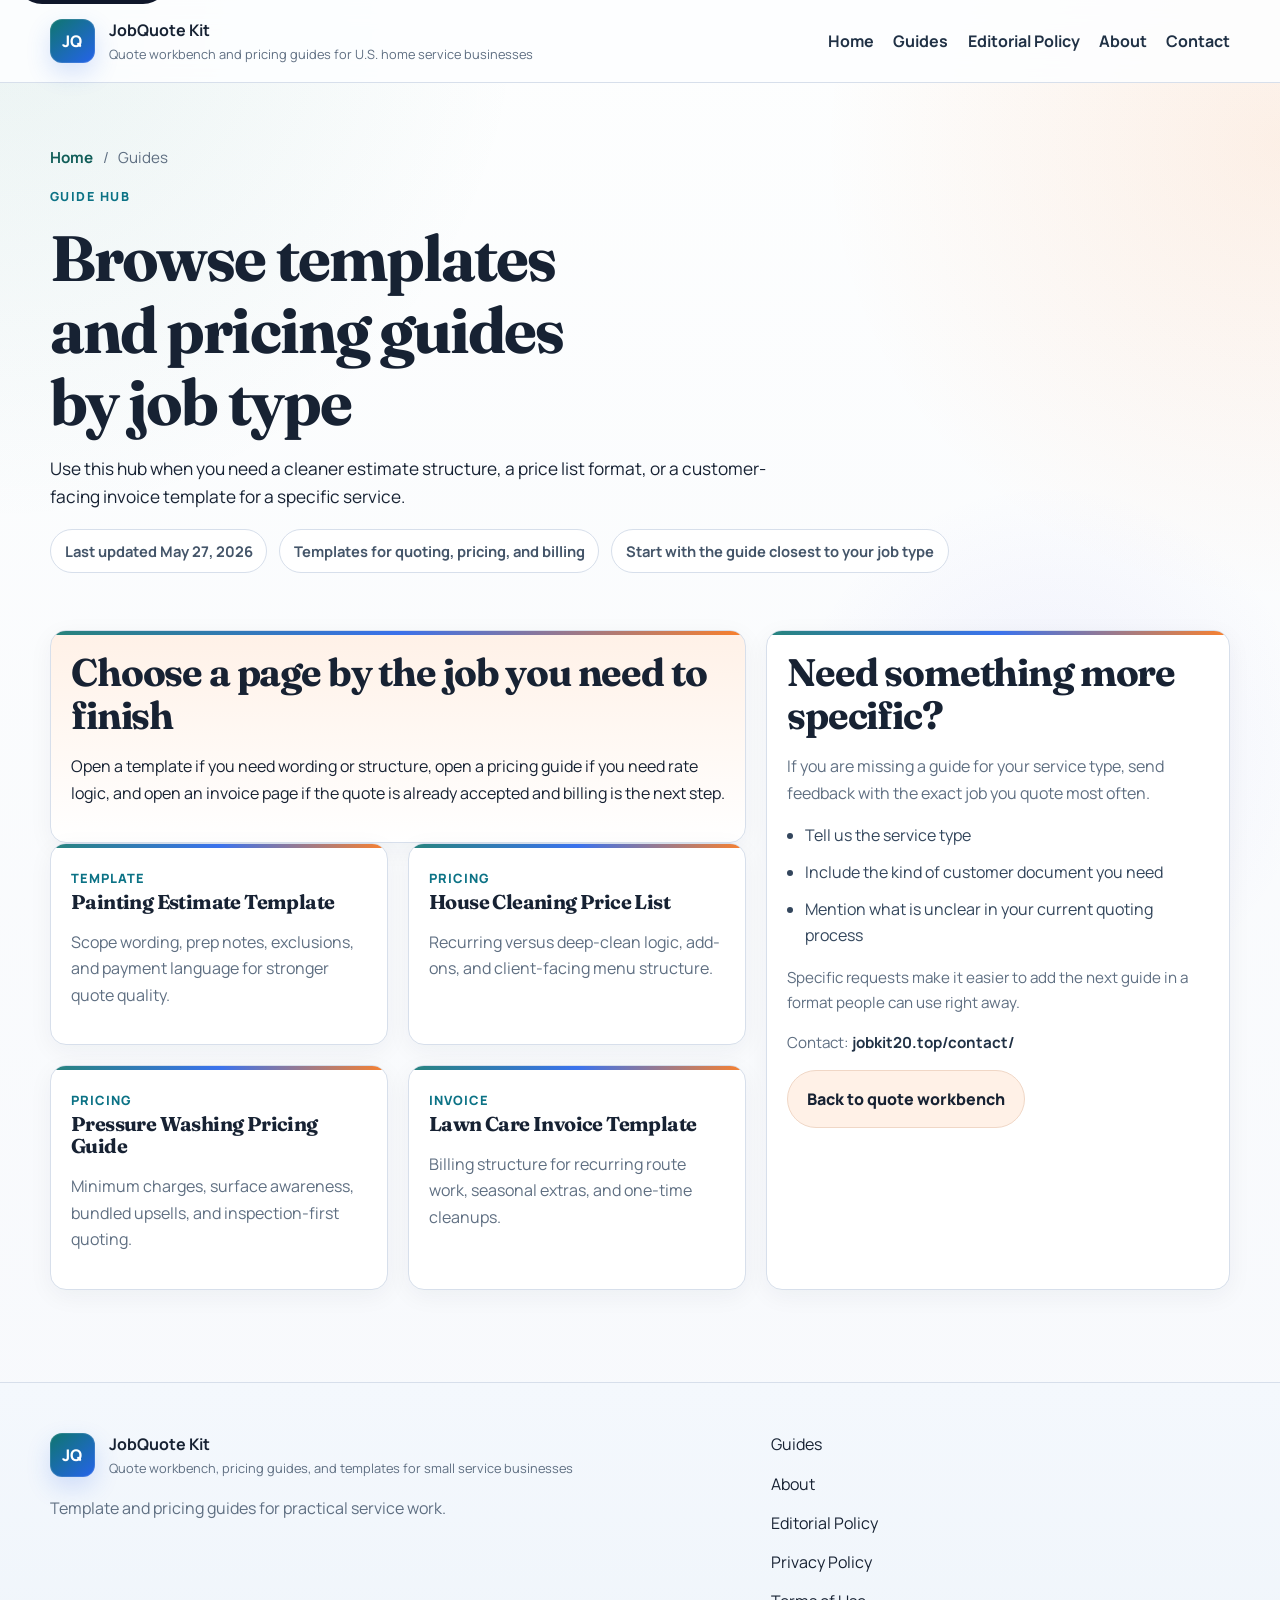
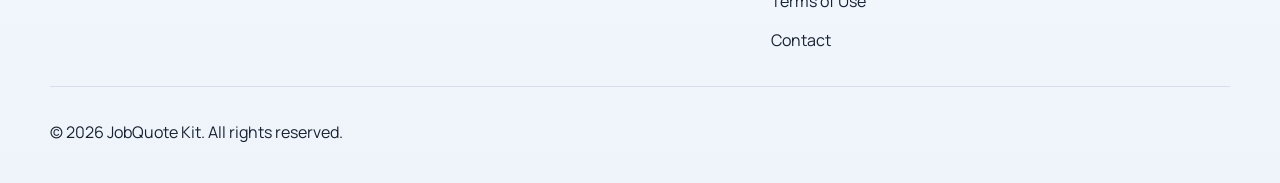
<file: guides/index.html>
<!DOCTYPE html>
<html lang="en">
  <head>
    <meta charset="UTF-8" />
    <meta name="viewport" content="width=device-width, initial-scale=1.0" />
    <title>Guides Hub | JobQuote Kit</title>
    <meta
      name="description"
      content="Browse estimate templates, invoice examples, pricing guides, and printable checklists for U.S. home service businesses."
    />
    <meta
      name="keywords"
      content="estimate templates, pricing guides, invoice templates, printable contractor templates, home service business guides, service quote resources"
    />
    <meta name="author" content="JobQuote Kit" />
    <meta name="publisher" content="JobQuote Kit" />
    <meta name="robots" content="index,follow,max-image-preview:large" />
    <meta name="googlebot" content="index,follow,max-image-preview:large,max-snippet:-1,max-video-preview:-1" />
    <meta name="bingbot" content="index,follow,max-image-preview:large,max-snippet:-1,max-video-preview:-1" />
    <meta name="referrer" content="strict-origin-when-cross-origin" />
    <meta name="google-adsense-account" content="ca-pub-2456404542897668" />
    <link rel="canonical" href="https://jobkit20.top/guides/" />
    <link rel="icon" href="../assets/favicon.svg" type="image/svg+xml" />
    <link rel="preconnect" href="https://fonts.googleapis.com" />
    <link rel="preconnect" href="https://fonts.gstatic.com" crossorigin />
    <link
      href="https://fonts.googleapis.com/css2?family=Manrope:wght@400;500;700;800&family=Fraunces:opsz,wght@9..144,600;9..144,700&display=swap"
      rel="stylesheet"
    />
    <script
      async
      src="https://pagead2.googlesyndication.com/pagead/js/adsbygoogle.js?client=ca-pub-2456404542897668"
      crossorigin="anonymous"
    ></script>
    <link rel="stylesheet" href="../styles.css?v=20260527terms" />
  </head>
  <body>
    <a class="skip-link" href="#main-content">Skip to content</a>
    <div class="site-shell">
      <header class="site-header">
        <div class="container nav-row">
          <a class="brand" href="../index.html">
            <span class="brand-mark">JQ</span>
            <span>
              <strong>JobQuote Kit</strong>
              <small>Quote workbench and pricing guides for U.S. home service businesses</small>
            </span>
          </a>
          <button class="nav-toggle" type="button" aria-expanded="false" aria-controls="nav-links">
            Menu
          </button>
          <nav id="nav-links" class="nav-links" aria-label="Primary navigation">
            <a href="../index.html">Home</a>
            <a href="./index.html">Guides</a>
            <a href="../editorial/index.html">Editorial Policy</a>
            <a href="../about/index.html">About</a>
            <a href="../contact/index.html">Contact</a>
          </nav>
        </div>
      </header>

      <main id="main-content">
        <section class="page-hero">
          <div class="container">
            <div class="breadcrumb">
              <a href="../index.html">Home</a>
              <span>/</span>
              <span>Guides</span>
            </div>
            <p class="eyebrow">Guide hub</p>
            <h1>Browse templates and pricing guides by job type</h1>
            <p class="article-intro">
              Use this hub when you need a cleaner estimate structure, a price list format, or a customer-facing
              invoice template for a specific service.
            </p>
            <div class="page-kicker">
              <span class="update-chip">Last updated May 27, 2026</span>
              <span class="update-chip">Templates for quoting, pricing, and billing</span>
              <span class="update-chip">Start with the guide closest to your job type</span>
            </div>
          </div>
        </section>

        <section class="section">
          <div class="container hub-grid">
            <div>
              <section class="article-callout">
                <h2>Choose a page by the job you need to finish</h2>
                <p>
                  Open a template if you need wording or structure, open a pricing guide if you need rate logic, and
                  open an invoice page if the quote is already accepted and billing is the next step.
                </p>
              </section>
              <div class="card-grid">
                <article class="content-card">
                  <span class="content-tag">Template</span>
                  <h3><a href="./painting-estimate-template/index.html">Painting Estimate Template</a></h3>
                  <p>Scope wording, prep notes, exclusions, and payment language for stronger quote quality.</p>
                </article>
                <article class="content-card">
                  <span class="content-tag">Pricing</span>
                  <h3><a href="./house-cleaning-price-list/index.html">House Cleaning Price List</a></h3>
                  <p>Recurring versus deep-clean logic, add-ons, and client-facing menu structure.</p>
                </article>
                <article class="content-card">
                  <span class="content-tag">Pricing</span>
                  <h3><a href="./pressure-washing-pricing/index.html">Pressure Washing Pricing Guide</a></h3>
                  <p>Minimum charges, surface awareness, bundled upsells, and inspection-first quoting.</p>
                </article>
                <article class="content-card">
                  <span class="content-tag">Invoice</span>
                  <h3><a href="./lawn-care-invoice-template/index.html">Lawn Care Invoice Template</a></h3>
                  <p>Billing structure for recurring route work, seasonal extras, and one-time cleanups.</p>
                </article>
              </div>
            </div>
            <aside class="sidebar-card">
              <h2>Need something more specific?</h2>
              <p>
                If you are missing a guide for your service type, send feedback with the exact job you quote most often.
              </p>
              <ul class="note-list">
                <li>Tell us the service type</li>
                <li>Include the kind of customer document you need</li>
                <li>Mention what is unclear in your current quoting process</li>
              </ul>
              <p class="note">
                Specific requests make it easier to add the next guide in a format people can use right away.
              </p>
              <p class="note">
                Contact:
                <a class="text-link" href="../contact/index.html">jobkit20.top/contact/</a>
              </p>
              <a class="button button-secondary" href="../index.html#quote-workbench">Back to quote workbench</a>
            </aside>
          </div>
        </section>
      </main>

      <footer class="site-footer">
        <div class="container footer-grid">
          <div>
            <a class="brand brand-footer" href="../index.html">
              <span class="brand-mark">JQ</span>
              <span>
                <strong>JobQuote Kit</strong>
                <small>Quote workbench, pricing guides, and templates for small service businesses</small>
              </span>
            </a>
            <p class="footer-copy">Template and pricing guides for practical service work.</p>
          </div>
          <nav class="footer-links" aria-label="Footer navigation">
            <a href="./index.html">Guides</a>
            <a href="../about/index.html">About</a>
            <a href="../editorial/index.html">Editorial Policy</a>
            <a href="../privacy/index.html">Privacy Policy</a>
            <a href="../terms/index.html">Terms of Use</a>
            <a href="../contact/index.html">Contact</a>
          </nav>
        </div>
        <div class="container footer-bottom">
          <p>&copy; <span data-current-year></span> JobQuote Kit. All rights reserved.</p>
        </div>
      </footer>
    </div>
    <script src="../script.js?v=20260527terms"></script>
  </body>
</html>
</file>
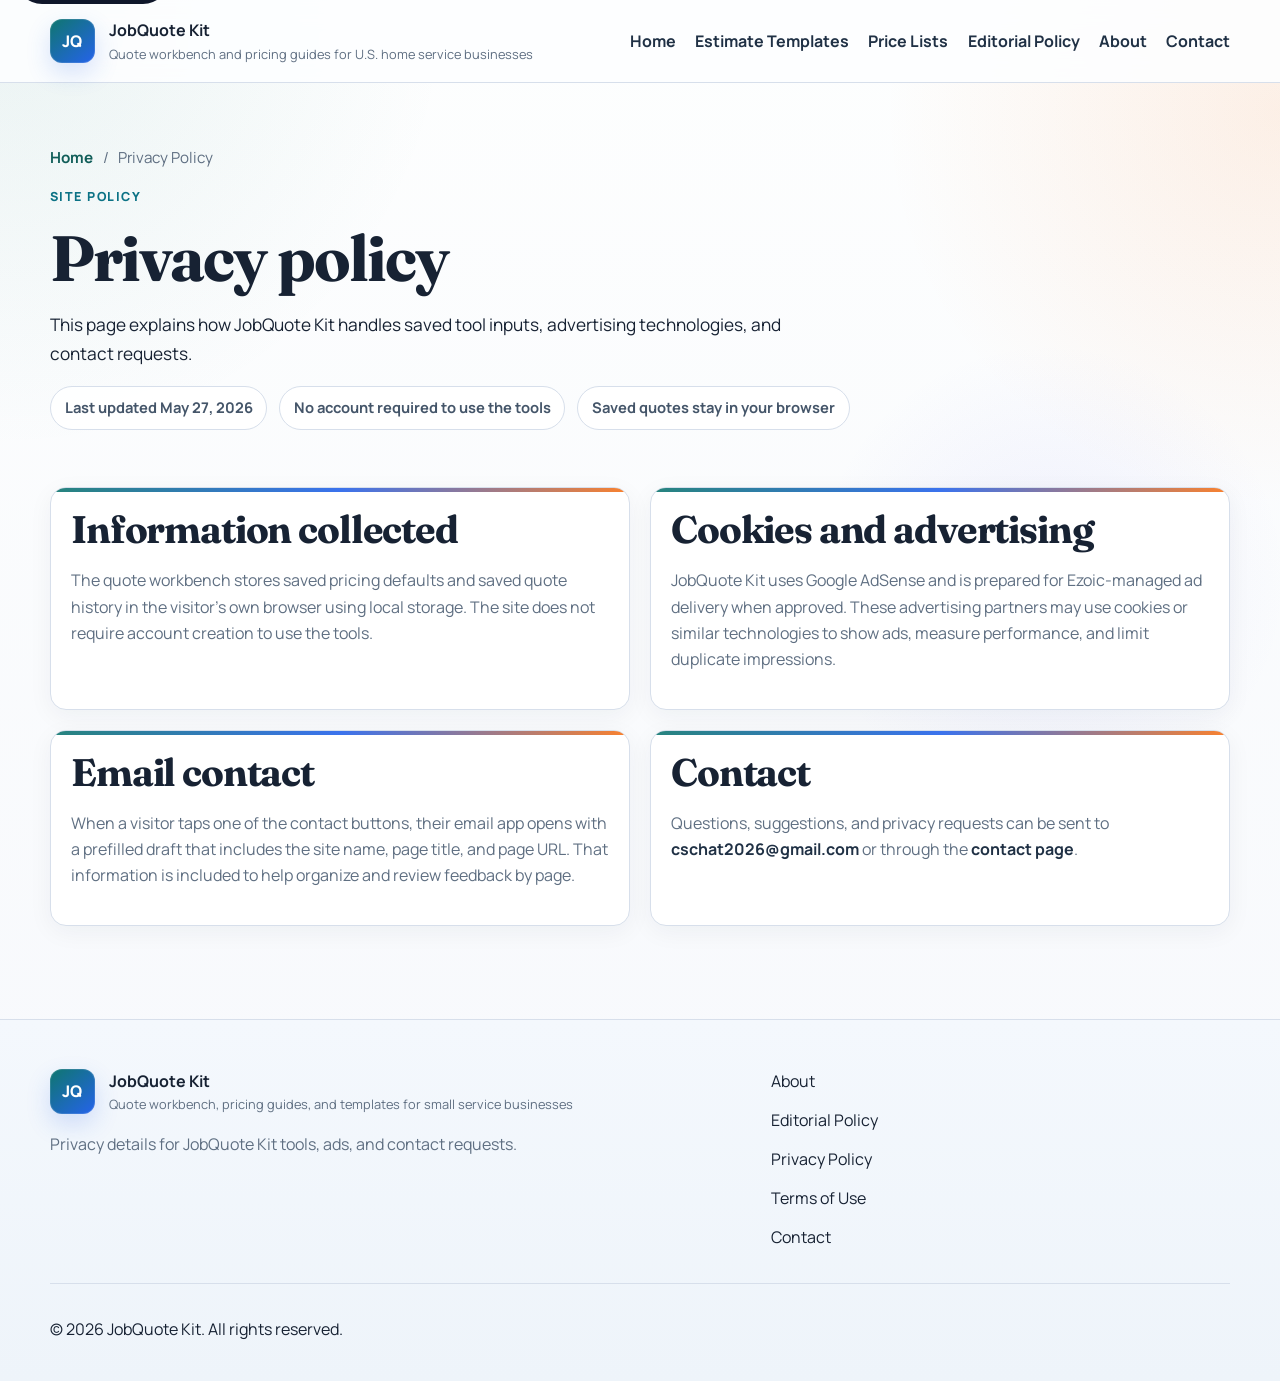
<file: privacy/index.html>
<!DOCTYPE html>
<html lang="en">
  <head>
    <meta charset="UTF-8" />
    <meta name="viewport" content="width=device-width, initial-scale=1.0" />
    <title>Privacy Policy | JobQuote Kit</title>
    <meta
      name="description"
      content="Privacy information for JobQuote Kit, including advertising, analytics, and cookie disclosures."
    />
    <meta
      name="keywords"
      content="JobQuote Kit privacy policy, Google AdSense privacy, website privacy policy, cookie disclosure, contractor tool privacy"
    />
    <meta name="author" content="JobQuote Kit" />
    <meta name="publisher" content="JobQuote Kit" />
    <meta name="robots" content="index,follow,max-image-preview:large" />
    <meta name="googlebot" content="index,follow,max-image-preview:large,max-snippet:-1,max-video-preview:-1" />
    <meta name="bingbot" content="index,follow,max-image-preview:large,max-snippet:-1,max-video-preview:-1" />
    <meta name="referrer" content="strict-origin-when-cross-origin" />
    <meta name="google-adsense-account" content="ca-pub-2456404542897668" />
    <link rel="canonical" href="https://jobkit20.top/privacy/" />
    <link rel="icon" href="../assets/favicon.svg" type="image/svg+xml" />
    <link rel="preconnect" href="https://fonts.googleapis.com" />
    <link rel="preconnect" href="https://fonts.gstatic.com" crossorigin />
    <link
      href="https://fonts.googleapis.com/css2?family=Manrope:wght@400;500;700;800&family=Fraunces:opsz,wght@9..144,600;9..144,700&display=swap"
      rel="stylesheet"
    />
    <script
      async
      src="https://pagead2.googlesyndication.com/pagead/js/adsbygoogle.js?client=ca-pub-2456404542897668"
      crossorigin="anonymous"
    ></script>
    <link rel="stylesheet" href="../styles.css?v=20260527terms" />
  </head>
  <body>
    <a class="skip-link" href="#main-content">Skip to content</a>
    <div class="site-shell">
      <header class="site-header">
        <div class="container nav-row">
          <a class="brand" href="../index.html">
            <span class="brand-mark">JQ</span>
            <span>
              <strong>JobQuote Kit</strong>
              <small>Quote workbench and pricing guides for U.S. home service businesses</small>
            </span>
          </a>
          <button class="nav-toggle" type="button" aria-expanded="false" aria-controls="nav-links">
            Menu
          </button>
          <nav id="nav-links" class="nav-links" aria-label="Primary navigation">
            <a href="../index.html">Home</a>
            <a href="../guides/painting-estimate-template/index.html">Estimate Templates</a>
            <a href="../guides/house-cleaning-price-list/index.html">Price Lists</a>
            <a href="../editorial/index.html">Editorial Policy</a>
            <a href="../about/index.html">About</a>
            <a href="../contact/index.html">Contact</a>
          </nav>
        </div>
      </header>
      <main id="main-content">
        <section class="page-hero">
          <div class="container">
            <div class="breadcrumb">
              <a href="../index.html">Home</a>
              <span>/</span>
              <span>Privacy Policy</span>
            </div>
            <p class="eyebrow">Site policy</p>
            <h1>Privacy policy</h1>
            <p class="article-intro">
              This page explains how JobQuote Kit handles saved tool inputs, advertising technologies, and contact
              requests.
            </p>
            <div class="page-kicker">
              <span class="update-chip">Last updated May 27, 2026</span>
              <span class="update-chip">No account required to use the tools</span>
              <span class="update-chip">Saved quotes stay in your browser</span>
            </div>
          </div>
        </section>
        <section class="section">
          <div class="container policy-grid">
            <article class="policy-card">
              <h2>Information collected</h2>
              <p>
                The quote workbench stores saved pricing defaults and saved quote history in the visitor's own browser
                using local storage. The site does not require account creation to use the tools.
              </p>
            </article>
            <article class="policy-card">
              <h2>Cookies and advertising</h2>
              <p>
                JobQuote Kit uses Google AdSense and is prepared for Ezoic-managed ad delivery when approved. These
                advertising partners may use cookies or similar technologies to show ads, measure performance, and
                limit duplicate impressions.
              </p>
            </article>
            <article class="policy-card">
              <h2>Email contact</h2>
              <p>
                When a visitor taps one of the contact buttons, their email app opens with a prefilled draft that
                includes the site name, page title, and page URL. That information is included to help organize and
                review feedback by page.
              </p>
            </article>
            <article class="policy-card">
              <h2>Contact</h2>
              <p>
                Questions, suggestions, and privacy requests can be sent to
                <a class="text-link" href="mailto:cschat2026@gmail.com">cschat2026@gmail.com</a> or through the
                <a class="text-link" href="../contact/index.html">contact page</a>.
              </p>
            </article>
          </div>
        </section>
      </main>
      <footer class="site-footer">
        <div class="container footer-grid">
          <div>
            <a class="brand brand-footer" href="../index.html">
              <span class="brand-mark">JQ</span>
              <span>
                <strong>JobQuote Kit</strong>
                <small>Quote workbench, pricing guides, and templates for small service businesses</small>
              </span>
            </a>
            <p class="footer-copy">Privacy details for JobQuote Kit tools, ads, and contact requests.</p>
          </div>
          <nav class="footer-links" aria-label="Footer navigation">
            <a href="../about/index.html">About</a>
            <a href="../editorial/index.html">Editorial Policy</a>
            <a href="../privacy/index.html">Privacy Policy</a>
            <a href="../terms/index.html">Terms of Use</a>
            <a href="../contact/index.html">Contact</a>
          </nav>
        </div>
        <div class="container footer-bottom">
          <p>&copy; <span data-current-year></span> JobQuote Kit. All rights reserved.</p>
        </div>
      </footer>
    </div>
    <script src="../script.js?v=20260527terms"></script>
  </body>
</html>
</file>
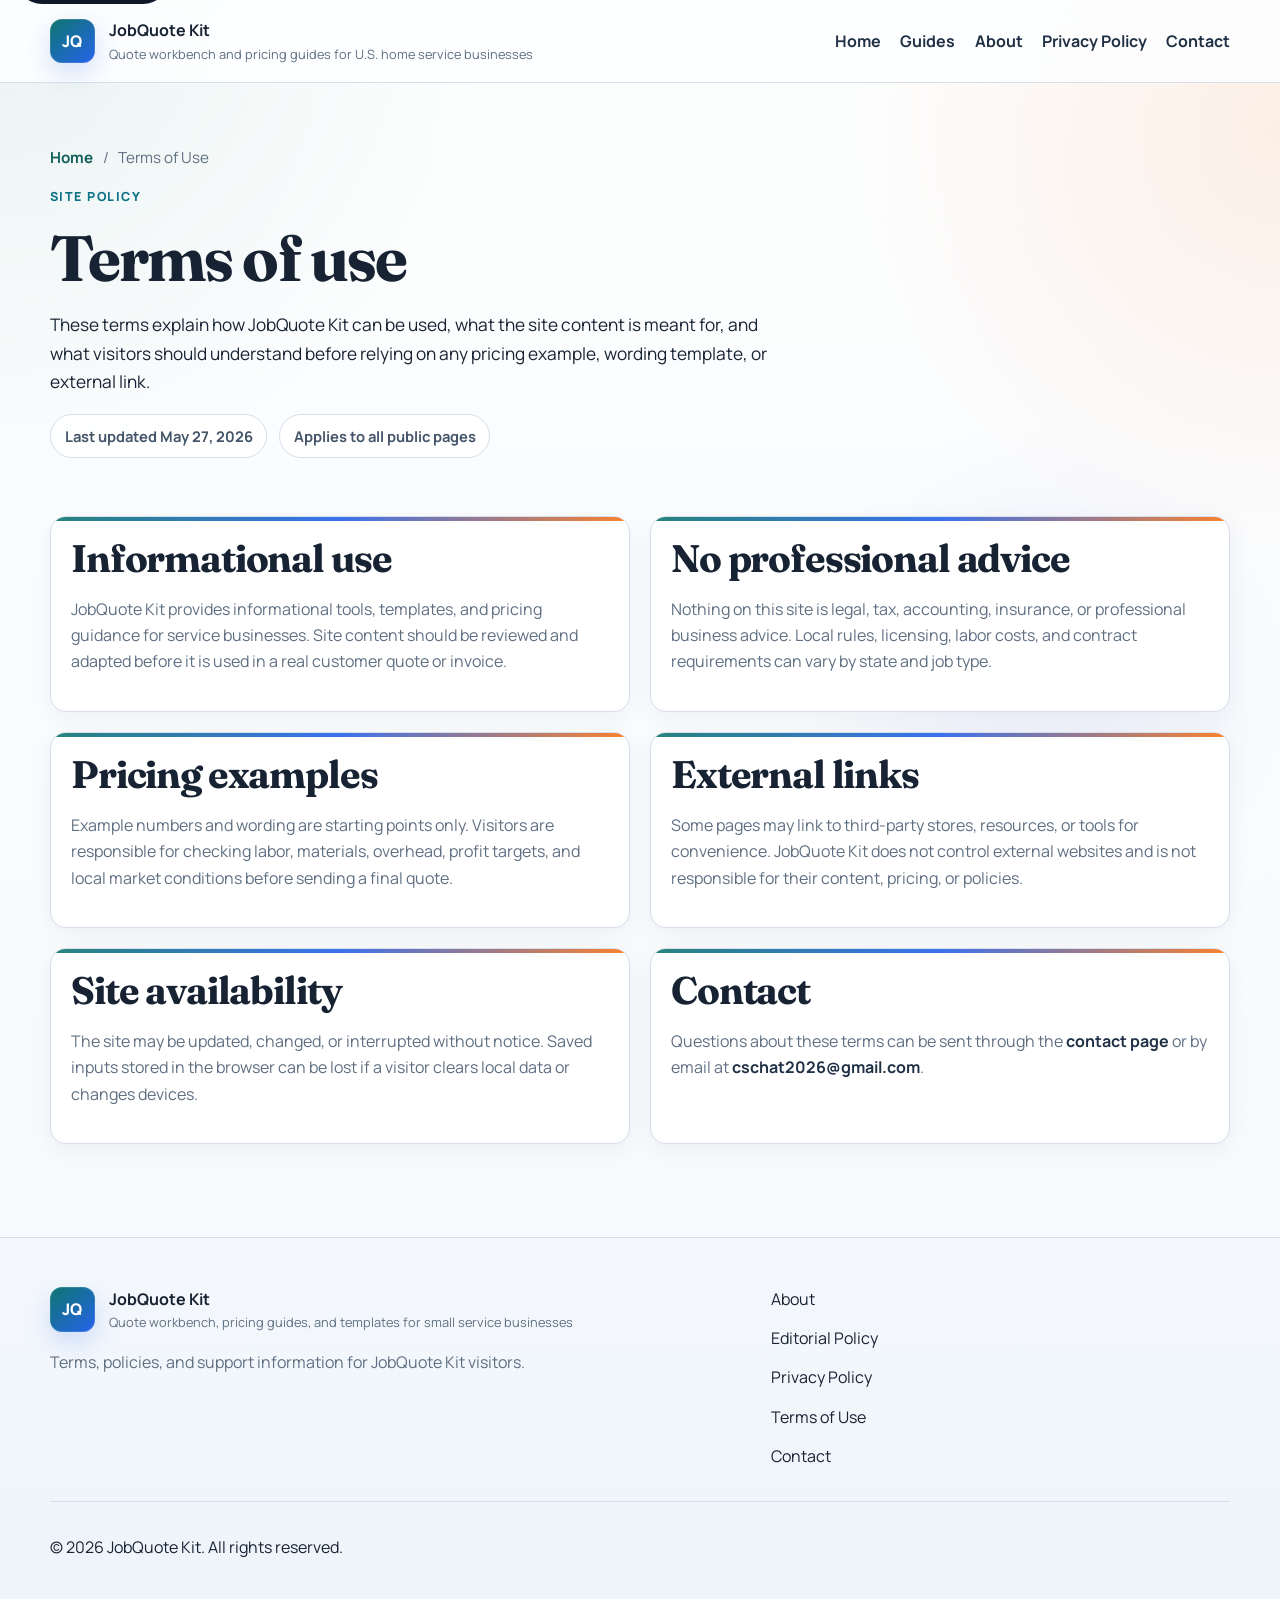
<file: terms/index.html>
<!DOCTYPE html>
<html lang="en">
  <head>
    <meta charset="UTF-8" />
    <meta name="viewport" content="width=device-width, initial-scale=1.0" />
    <title>Terms of Use | JobQuote Kit</title>
    <meta
      name="description"
      content="Read the terms of use for JobQuote Kit, including site usage expectations, content scope, external links, and no-warranty guidance."
    />
    <meta
      name="keywords"
      content="JobQuote Kit terms, website terms of use, quote tool terms, service pricing guide terms"
    />
    <meta name="author" content="JobQuote Kit" />
    <meta name="publisher" content="JobQuote Kit" />
    <meta name="robots" content="index,follow,max-image-preview:large" />
    <meta name="googlebot" content="index,follow,max-image-preview:large,max-snippet:-1,max-video-preview:-1" />
    <meta name="bingbot" content="index,follow,max-image-preview:large,max-snippet:-1,max-video-preview:-1" />
    <meta name="referrer" content="strict-origin-when-cross-origin" />
    <meta name="google-adsense-account" content="ca-pub-2456404542897668" />
    <link rel="canonical" href="https://jobkit20.top/terms/" />
    <link rel="icon" href="../assets/favicon.svg" type="image/svg+xml" />
    <link rel="preconnect" href="https://fonts.googleapis.com" />
    <link rel="preconnect" href="https://fonts.gstatic.com" crossorigin />
    <link
      href="https://fonts.googleapis.com/css2?family=Manrope:wght@400;500;700;800&family=Fraunces:opsz,wght@9..144,600;9..144,700&display=swap"
      rel="stylesheet"
    />
    <script
      async
      src="https://pagead2.googlesyndication.com/pagead/js/adsbygoogle.js?client=ca-pub-2456404542897668"
      crossorigin="anonymous"
    ></script>
    <link rel="stylesheet" href="../styles.css?v=20260527terms" />
  </head>
  <body>
    <a class="skip-link" href="#main-content">Skip to content</a>
    <div class="site-shell">
      <header class="site-header">
        <div class="container nav-row">
          <a class="brand" href="../index.html">
            <span class="brand-mark">JQ</span>
            <span>
              <strong>JobQuote Kit</strong>
              <small>Quote workbench and pricing guides for U.S. home service businesses</small>
            </span>
          </a>
          <button class="nav-toggle" type="button" aria-expanded="false" aria-controls="nav-links">
            Menu
          </button>
          <nav id="nav-links" class="nav-links" aria-label="Primary navigation">
            <a href="../index.html">Home</a>
            <a href="../guides/index.html">Guides</a>
            <a href="../about/index.html">About</a>
            <a href="../privacy/index.html">Privacy Policy</a>
            <a href="../contact/index.html">Contact</a>
          </nav>
        </div>
      </header>

      <main id="main-content">
        <section class="page-hero">
          <div class="container">
            <div class="breadcrumb">
              <a href="../index.html">Home</a>
              <span>/</span>
              <span>Terms of Use</span>
            </div>
            <p class="eyebrow">Site policy</p>
            <h1>Terms of use</h1>
            <p class="article-intro">
              These terms explain how JobQuote Kit can be used, what the site content is meant for, and what visitors
              should understand before relying on any pricing example, wording template, or external link.
            </p>
            <div class="page-kicker">
              <span class="update-chip">Last updated May 27, 2026</span>
              <span class="update-chip">Applies to all public pages</span>
            </div>
          </div>
        </section>

        <section class="section">
          <div class="container policy-grid">
            <article class="policy-card">
              <h2>Informational use</h2>
              <p>
                JobQuote Kit provides informational tools, templates, and pricing guidance for service businesses. Site
                content should be reviewed and adapted before it is used in a real customer quote or invoice.
              </p>
            </article>
            <article class="policy-card">
              <h2>No professional advice</h2>
              <p>
                Nothing on this site is legal, tax, accounting, insurance, or professional business advice. Local
                rules, licensing, labor costs, and contract requirements can vary by state and job type.
              </p>
            </article>
            <article class="policy-card">
              <h2>Pricing examples</h2>
              <p>
                Example numbers and wording are starting points only. Visitors are responsible for checking labor,
                materials, overhead, profit targets, and local market conditions before sending a final quote.
              </p>
            </article>
            <article class="policy-card">
              <h2>External links</h2>
              <p>
                Some pages may link to third-party stores, resources, or tools for convenience. JobQuote Kit does not
                control external websites and is not responsible for their content, pricing, or policies.
              </p>
            </article>
            <article class="policy-card">
              <h2>Site availability</h2>
              <p>
                The site may be updated, changed, or interrupted without notice. Saved inputs stored in the browser can
                be lost if a visitor clears local data or changes devices.
              </p>
            </article>
            <article class="policy-card">
              <h2>Contact</h2>
              <p>
                Questions about these terms can be sent through the
                <a class="text-link" href="../contact/index.html">contact page</a> or by email at
                <a class="text-link" href="mailto:cschat2026@gmail.com">cschat2026@gmail.com</a>.
              </p>
            </article>
          </div>
        </section>
      </main>

      <footer class="site-footer">
        <div class="container footer-grid">
          <div>
            <a class="brand brand-footer" href="../index.html">
              <span class="brand-mark">JQ</span>
              <span>
                <strong>JobQuote Kit</strong>
                <small>Quote workbench, pricing guides, and templates for small service businesses</small>
              </span>
            </a>
            <p class="footer-copy">Terms, policies, and support information for JobQuote Kit visitors.</p>
          </div>
          <nav class="footer-links" aria-label="Footer navigation">
            <a href="../about/index.html">About</a>
            <a href="../editorial/index.html">Editorial Policy</a>
            <a href="../privacy/index.html">Privacy Policy</a>
            <a href="../terms/index.html">Terms of Use</a>
            <a href="../contact/index.html">Contact</a>
          </nav>
        </div>
        <div class="container footer-bottom">
          <p>&copy; <span data-current-year></span> JobQuote Kit. All rights reserved.</p>
        </div>
      </footer>
    </div>
    <script src="../script.js?v=20260527terms"></script>
  </body>
</html>
</file>
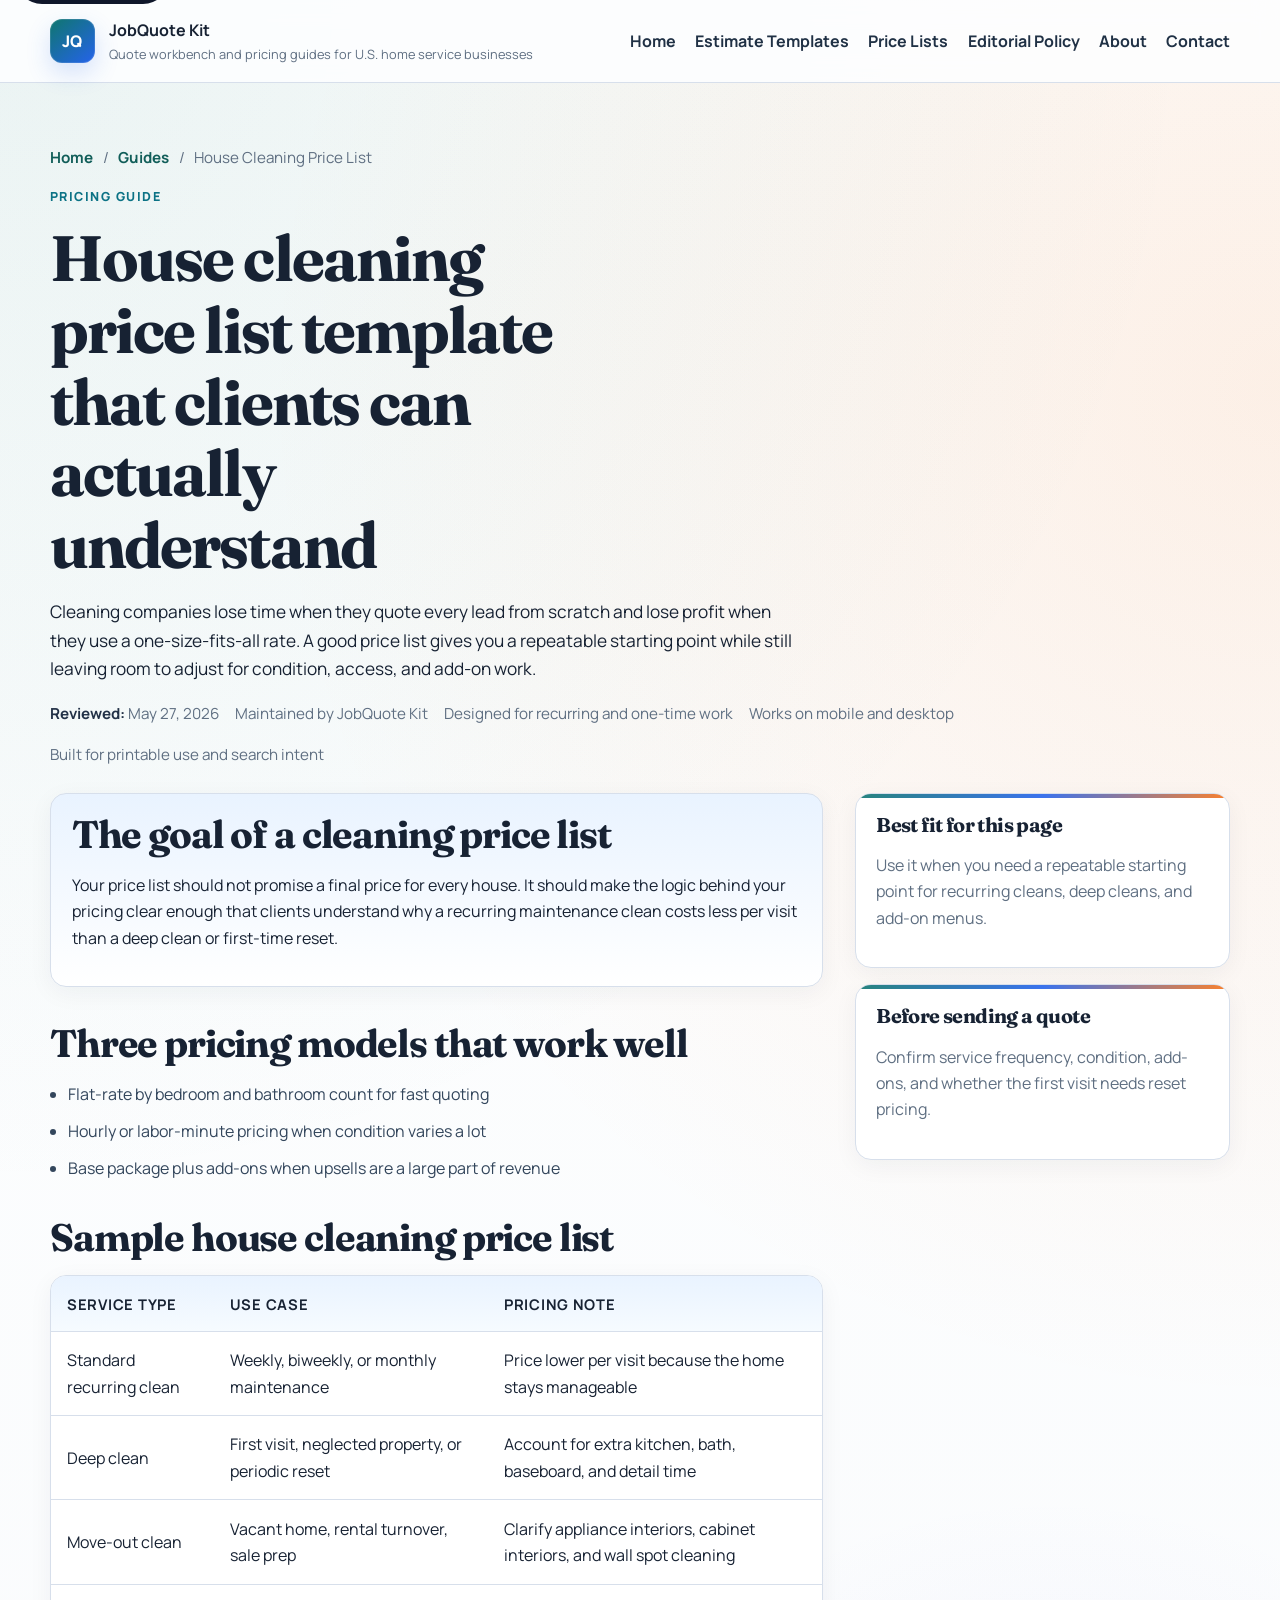
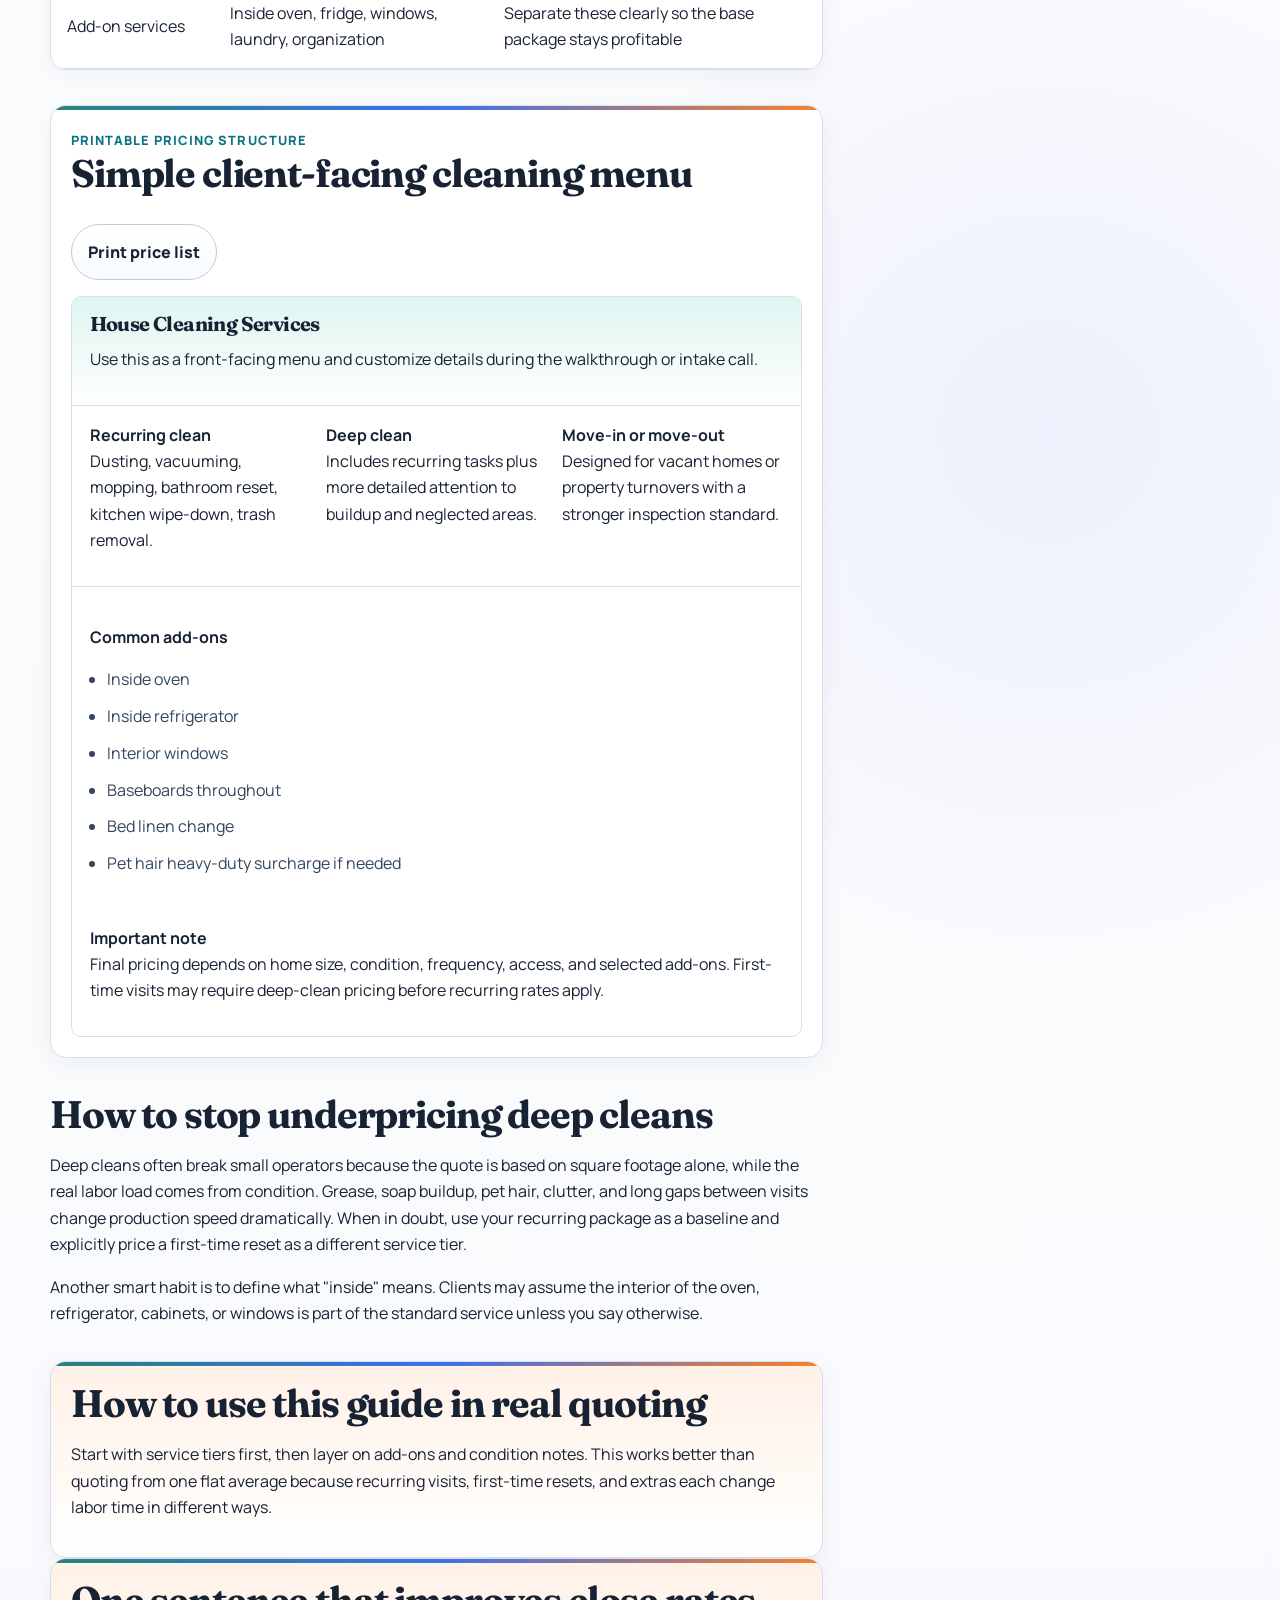
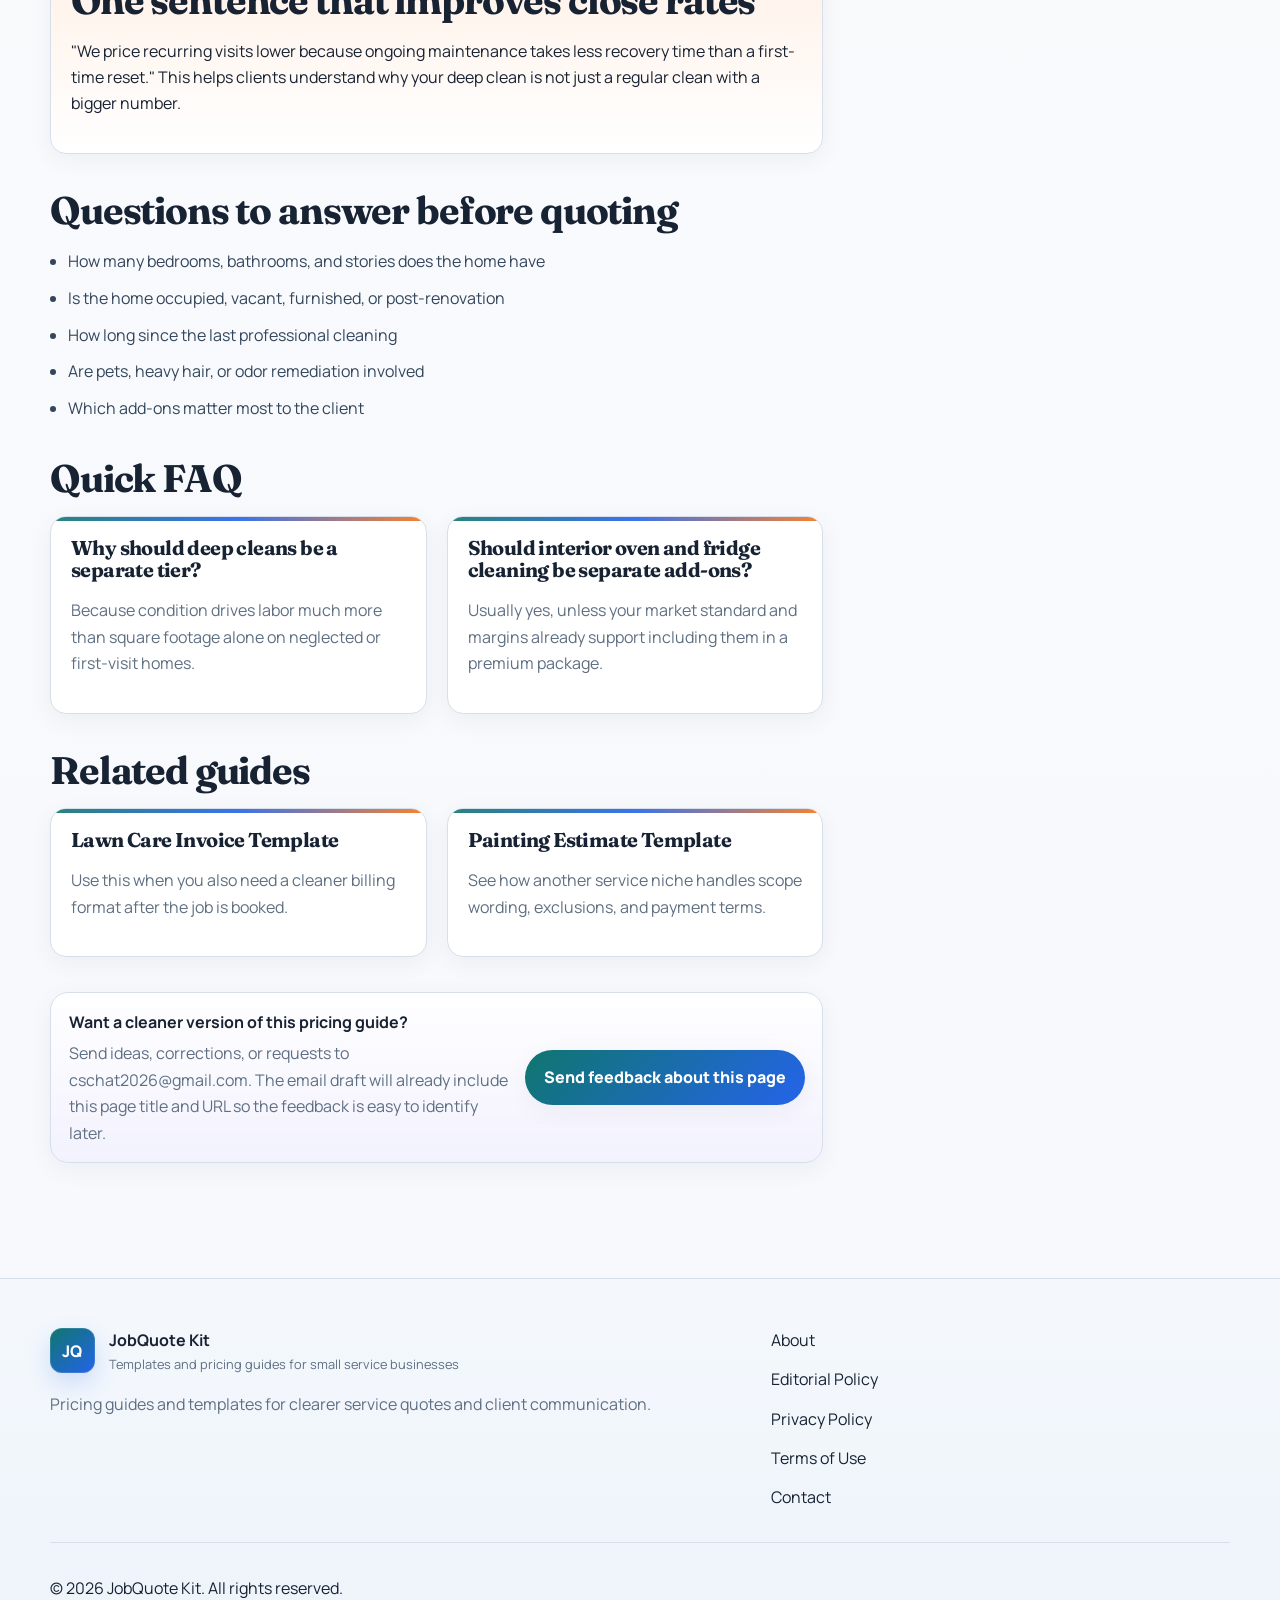
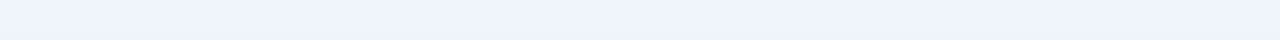
<file: guides/house-cleaning-price-list/index.html>
<!DOCTYPE html>
<html lang="en">
  <head>
    <meta charset="UTF-8" />
    <meta name="viewport" content="width=device-width, initial-scale=1.0" />
    <title>House Cleaning Price List Template | JobQuote Kit</title>
    <meta
      name="description"
      content="Build a house cleaning price list that covers recurring cleanings, deep cleans, add-ons, and minimum charges without confusing clients."
    />
    <meta
      name="keywords"
      content="house cleaning price list, cleaning service pricing, cleaning quote template, deep cleaning price guide, recurring cleaning rates, cleaning service add-on pricing"
    />
    <meta name="author" content="JobQuote Kit" />
    <meta name="publisher" content="JobQuote Kit" />
    <meta name="robots" content="index,follow,max-image-preview:large" />
    <meta name="googlebot" content="index,follow,max-image-preview:large,max-snippet:-1,max-video-preview:-1" />
    <meta name="bingbot" content="index,follow,max-image-preview:large,max-snippet:-1,max-video-preview:-1" />
    <meta name="referrer" content="strict-origin-when-cross-origin" />
    <meta name="google-adsense-account" content="ca-pub-2456404542897668" />
    <link rel="canonical" href="https://jobkit20.top/guides/house-cleaning-price-list/" />
    <link rel="icon" href="../../assets/favicon.svg" type="image/svg+xml" />
    <link rel="preconnect" href="https://fonts.googleapis.com" />
    <link rel="preconnect" href="https://fonts.gstatic.com" crossorigin />
    <link
      href="https://fonts.googleapis.com/css2?family=Manrope:wght@400;500;700;800&family=Fraunces:opsz,wght@9..144,600;9..144,700&display=swap"
      rel="stylesheet"
    />
    <script
      async
      src="https://pagead2.googlesyndication.com/pagead/js/adsbygoogle.js?client=ca-pub-2456404542897668"
      crossorigin="anonymous"
    ></script>
    <link rel="stylesheet" href="../../styles.css?v=20260527terms" />
  </head>
  <body>
    <a class="skip-link" href="#main-content">Skip to content</a>
    <div class="site-shell">
      <header class="site-header">
        <div class="container nav-row">
          <a class="brand" href="../../index.html">
            <span class="brand-mark">JQ</span>
            <span>
              <strong>JobQuote Kit</strong>
              <small>Quote workbench and pricing guides for U.S. home service businesses</small>
            </span>
          </a>
          <button class="nav-toggle" type="button" aria-expanded="false" aria-controls="nav-links">
            Menu
          </button>
          <nav id="nav-links" class="nav-links" aria-label="Primary navigation">
            <a href="../../index.html">Home</a>
            <a href="../../guides/painting-estimate-template/index.html">Estimate Templates</a>
            <a href="../../guides/house-cleaning-price-list/index.html">Price Lists</a>
            <a href="../../editorial/index.html">Editorial Policy</a>
            <a href="../../about/index.html">About</a>
            <a href="../../contact/index.html">Contact</a>
          </nav>
        </div>
      </header>

      <main id="main-content">
        <section class="page-hero">
          <div class="container">
            <div class="breadcrumb">
              <a href="../../index.html">Home</a>
              <span>/</span>
              <a href="../../guides/index.html">Guides</a>
              <span>/</span>
              <span>House Cleaning Price List</span>
            </div>
            <p class="eyebrow">Pricing guide</p>
            <h1>House cleaning price list template that clients can actually understand</h1>
            <p class="article-intro">
              Cleaning companies lose time when they quote every lead from scratch and lose profit when they use a
              one-size-fits-all rate. A good price list gives you a repeatable starting point while still leaving room
              to adjust for condition, access, and add-on work.
            </p>
            <div class="article-meta">
              <span><strong>Reviewed:</strong> May 27, 2026</span>
              <span>Maintained by JobQuote Kit</span>
              <span>Designed for recurring and one-time work</span>
              <span>Works on mobile and desktop</span>
              <span>Built for printable use and search intent</span>
            </div>
          </div>
        </section>

        <div class="container article-shell">
          <article class="article-main">
            <section class="highlight-box">
              <h2>The goal of a cleaning price list</h2>
              <p>
                Your price list should not promise a final price for every house. It should make the logic behind your
                pricing clear enough that clients understand why a recurring maintenance clean costs less per visit than
                a deep clean or first-time reset.
              </p>
            </section>

            <section class="article-section">
              <h2>Three pricing models that work well</h2>
              <ul class="article-key-points">
                <li>Flat-rate by bedroom and bathroom count for fast quoting</li>
                <li>Hourly or labor-minute pricing when condition varies a lot</li>
                <li>Base package plus add-ons when upsells are a large part of revenue</li>
              </ul>
            </section>

            <section class="article-section">
              <h2>Sample house cleaning price list</h2>
              <div class="table-wrap">
                <table>
                  <thead>
                    <tr>
                      <th>Service type</th>
                      <th>Use case</th>
                      <th>Pricing note</th>
                    </tr>
                  </thead>
                  <tbody>
                    <tr>
                      <td>Standard recurring clean</td>
                      <td>Weekly, biweekly, or monthly maintenance</td>
                      <td>Price lower per visit because the home stays manageable</td>
                    </tr>
                    <tr>
                      <td>Deep clean</td>
                      <td>First visit, neglected property, or periodic reset</td>
                      <td>Account for extra kitchen, bath, baseboard, and detail time</td>
                    </tr>
                    <tr>
                      <td>Move-out clean</td>
                      <td>Vacant home, rental turnover, sale prep</td>
                      <td>Clarify appliance interiors, cabinet interiors, and wall spot cleaning</td>
                    </tr>
                    <tr>
                      <td>Add-on services</td>
                      <td>Inside oven, fridge, windows, laundry, organization</td>
                      <td>Separate these clearly so the base package stays profitable</td>
                    </tr>
                  </tbody>
                </table>
              </div>
            </section>

            <section class="ad-slot ad-slot-inline" aria-label="Advertisement" data-ad-slot-key="inline">
              <span>Advertisement</span>
              <strong>In-content Unit 336 x 280</strong>
              <p>Place after the core table once the reader has already received real value.</p>
            </section>

            <section class="article-section template-card">
              <div class="template-toolbar">
                <div>
                  <span class="template-label">Printable pricing structure</span>
                  <h2>Simple client-facing cleaning menu</h2>
                </div>
                <button class="print-button" type="button" data-print-template>Print price list</button>
              </div>
              <div class="template-sheet">
                <header>
                  <h3>House Cleaning Services</h3>
                  <p>Use this as a front-facing menu and customize details during the walkthrough or intake call.</p>
                </header>
                <section>
                  <div class="template-grid-three">
                    <div>
                      <strong>Recurring clean</strong>
                      <p>Dusting, vacuuming, mopping, bathroom reset, kitchen wipe-down, trash removal.</p>
                    </div>
                    <div>
                      <strong>Deep clean</strong>
                      <p>Includes recurring tasks plus more detailed attention to buildup and neglected areas.</p>
                    </div>
                    <div>
                      <strong>Move-in or move-out</strong>
                      <p>Designed for vacant homes or property turnovers with a stronger inspection standard.</p>
                    </div>
                  </div>
                </section>
                <section>
                  <h4>Common add-ons</h4>
                  <ul class="template-list">
                    <li>Inside oven</li>
                    <li>Inside refrigerator</li>
                    <li>Interior windows</li>
                    <li>Baseboards throughout</li>
                    <li>Bed linen change</li>
                    <li>Pet hair heavy-duty surcharge if needed</li>
                  </ul>
                </section>
                <footer>
                  <strong>Important note</strong>
                  <p>
                    Final pricing depends on home size, condition, frequency, access, and selected add-ons. First-time
                    visits may require deep-clean pricing before recurring rates apply.
                  </p>
                </footer>
              </div>
            </section>

            <section class="article-section">
              <h2>How to stop underpricing deep cleans</h2>
              <p>
                Deep cleans often break small operators because the quote is based on square footage alone, while the
                real labor load comes from condition. Grease, soap buildup, pet hair, clutter, and long gaps between
                visits change production speed dramatically. When in doubt, use your recurring package as a baseline and
                explicitly price a first-time reset as a different service tier.
              </p>
              <p>
                Another smart habit is to define what "inside" means. Clients may assume the interior of the oven,
                refrigerator, cabinets, or windows is part of the standard service unless you say otherwise.
              </p>
            </section>

            <section class="article-callout">
              <h2>How to use this guide in real quoting</h2>
              <p>
                Start with service tiers first, then layer on add-ons and condition notes. This works better than
                quoting from one flat average because recurring visits, first-time resets, and extras each change labor
                time in different ways.
              </p>
            </section>

            <section class="article-callout">
              <h2>One sentence that improves close rates</h2>
              <p>
                "We price recurring visits lower because ongoing maintenance takes less recovery time than a first-time
                reset." This helps clients understand why your deep clean is not just a regular clean with a bigger
                number.
              </p>
            </section>

            <section class="article-section">
              <h2>Questions to answer before quoting</h2>
              <ul class="checklist">
                <li>How many bedrooms, bathrooms, and stories does the home have</li>
                <li>Is the home occupied, vacant, furnished, or post-renovation</li>
                <li>How long since the last professional cleaning</li>
                <li>Are pets, heavy hair, or odor remediation involved</li>
                <li>Which add-ons matter most to the client</li>
              </ul>
            </section>

            <section class="article-section">
              <h2>Quick FAQ</h2>
              <div class="resource-grid">
                <article class="article-card">
                  <h3>Why should deep cleans be a separate tier?</h3>
                  <p>Because condition drives labor much more than square footage alone on neglected or first-visit homes.</p>
                </article>
                <article class="article-card">
                  <h3>Should interior oven and fridge cleaning be separate add-ons?</h3>
                  <p>Usually yes, unless your market standard and margins already support including them in a premium package.</p>
                </article>
              </div>
            </section>

            <section class="article-section">
              <h2>Related guides</h2>
              <div class="resource-grid">
                <article class="article-card">
                  <h3><a href="../../guides/lawn-care-invoice-template/index.html">Lawn Care Invoice Template</a></h3>
                  <p>Use this when you also need a cleaner billing format after the job is booked.</p>
                </article>
                <article class="article-card">
                  <h3><a href="../../guides/painting-estimate-template/index.html">Painting Estimate Template</a></h3>
                  <p>See how another service niche handles scope wording, exclusions, and payment terms.</p>
                </article>
              </div>
            </section>

            <section class="article-section">
              <div class="contact-band">
                <div class="contact-copy">
                  <strong>Want a cleaner version of this pricing guide?</strong>
                  <p>
                    Send ideas, corrections, or requests to cschat2026@gmail.com. The email draft will already include
                    this page title and URL so the feedback is easy to identify later.
                  </p>
                </div>
                <a
                  class="button button-primary contact-button"
                  href="mailto:cschat2026@gmail.com?subject=%5BJobQuote%20Kit%20Feedback%5D%20House%20Cleaning%20Price%20List&body=Hi%2C%0A%0AI%20have%20feedback%20or%20a%20question%20about%20this%20page%3A%0A%0AWebsite%3A%20JobQuote%20Kit%0APage%20title%3A%20House%20Cleaning%20Price%20List%0APage%20URL%3A%20%0A%0AMy%20message%3A%0A"
                  data-contact-trigger
                >Send feedback about this page</a>
              </div>
            </section>
          </article>

          <aside class="article-sidebar">
            <section class="sidebar-card">
              <h3>Best fit for this page</h3>
              <p>Use it when you need a repeatable starting point for recurring cleans, deep cleans, and add-on menus.</p>
            </section>
            <section class="ad-slot ad-slot-rectangle" aria-label="Advertisement" data-ad-slot-key="sidebar">
              <span>Advertisement</span>
              <strong>Sticky Sidebar 300 x 250</strong>
              <p>Placed beside supporting pricing notes on larger screens.</p>
            </section>
            <section class="sidebar-card">
              <h3>Before sending a quote</h3>
              <p>Confirm service frequency, condition, add-ons, and whether the first visit needs reset pricing.</p>
            </section>
          </aside>
        </div>
      </main>

      <footer class="site-footer">
        <div class="container footer-grid">
          <div>
            <a class="brand brand-footer" href="../../index.html">
              <span class="brand-mark">JQ</span>
              <span>
                <strong>JobQuote Kit</strong>
                <small>Templates and pricing guides for small service businesses</small>
              </span>
            </a>
            <p class="footer-copy">Pricing guides and templates for clearer service quotes and client communication.</p>
          </div>
          <nav class="footer-links" aria-label="Footer navigation">
            <a href="../../about/index.html">About</a>
            <a href="../../editorial/index.html">Editorial Policy</a>
            <a href="../../privacy/index.html">Privacy Policy</a>
            <a href="../../terms/index.html">Terms of Use</a>
            <a href="../../contact/index.html">Contact</a>
          </nav>
        </div>
        <div class="container footer-bottom">
          <p>&copy; <span data-current-year></span> JobQuote Kit. All rights reserved.</p>
        </div>
      </footer>
    </div>
    <script src="../../script.js?v=20260527terms"></script>
  </body>
</html>
</file>
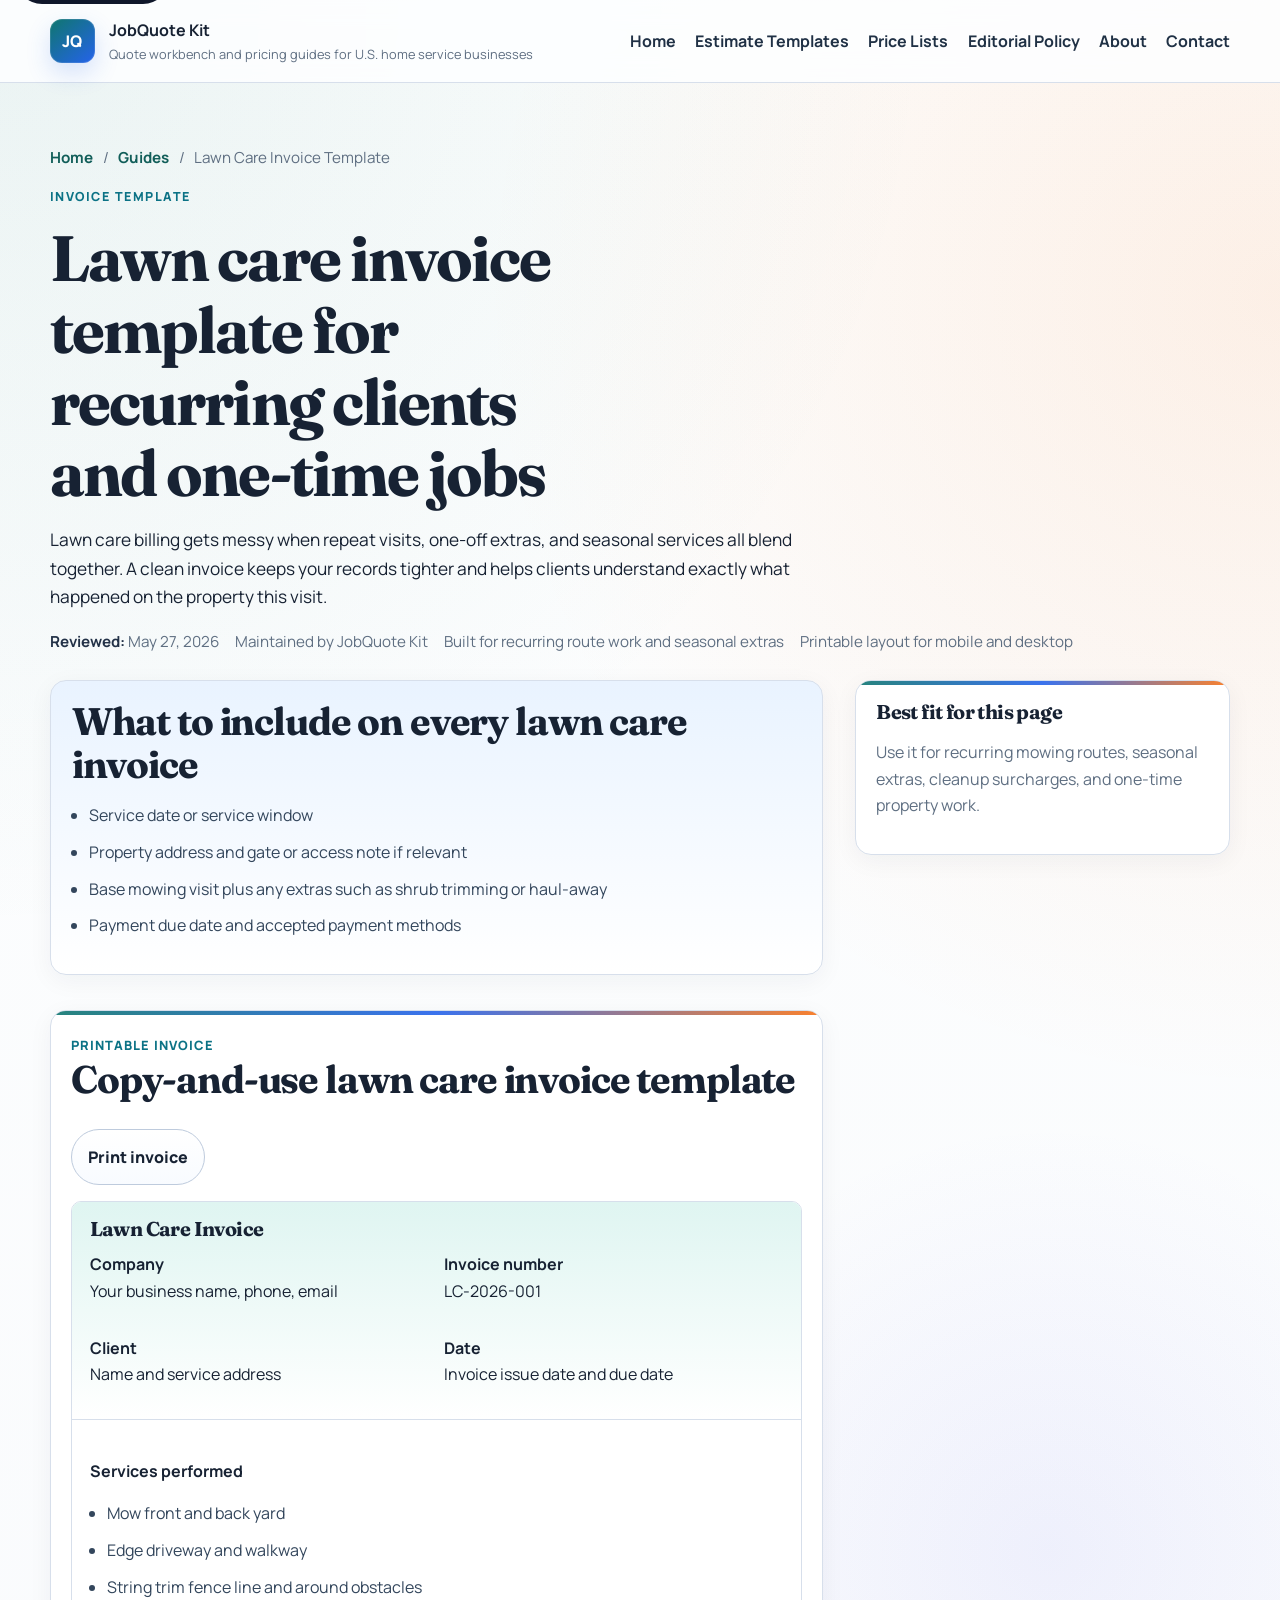
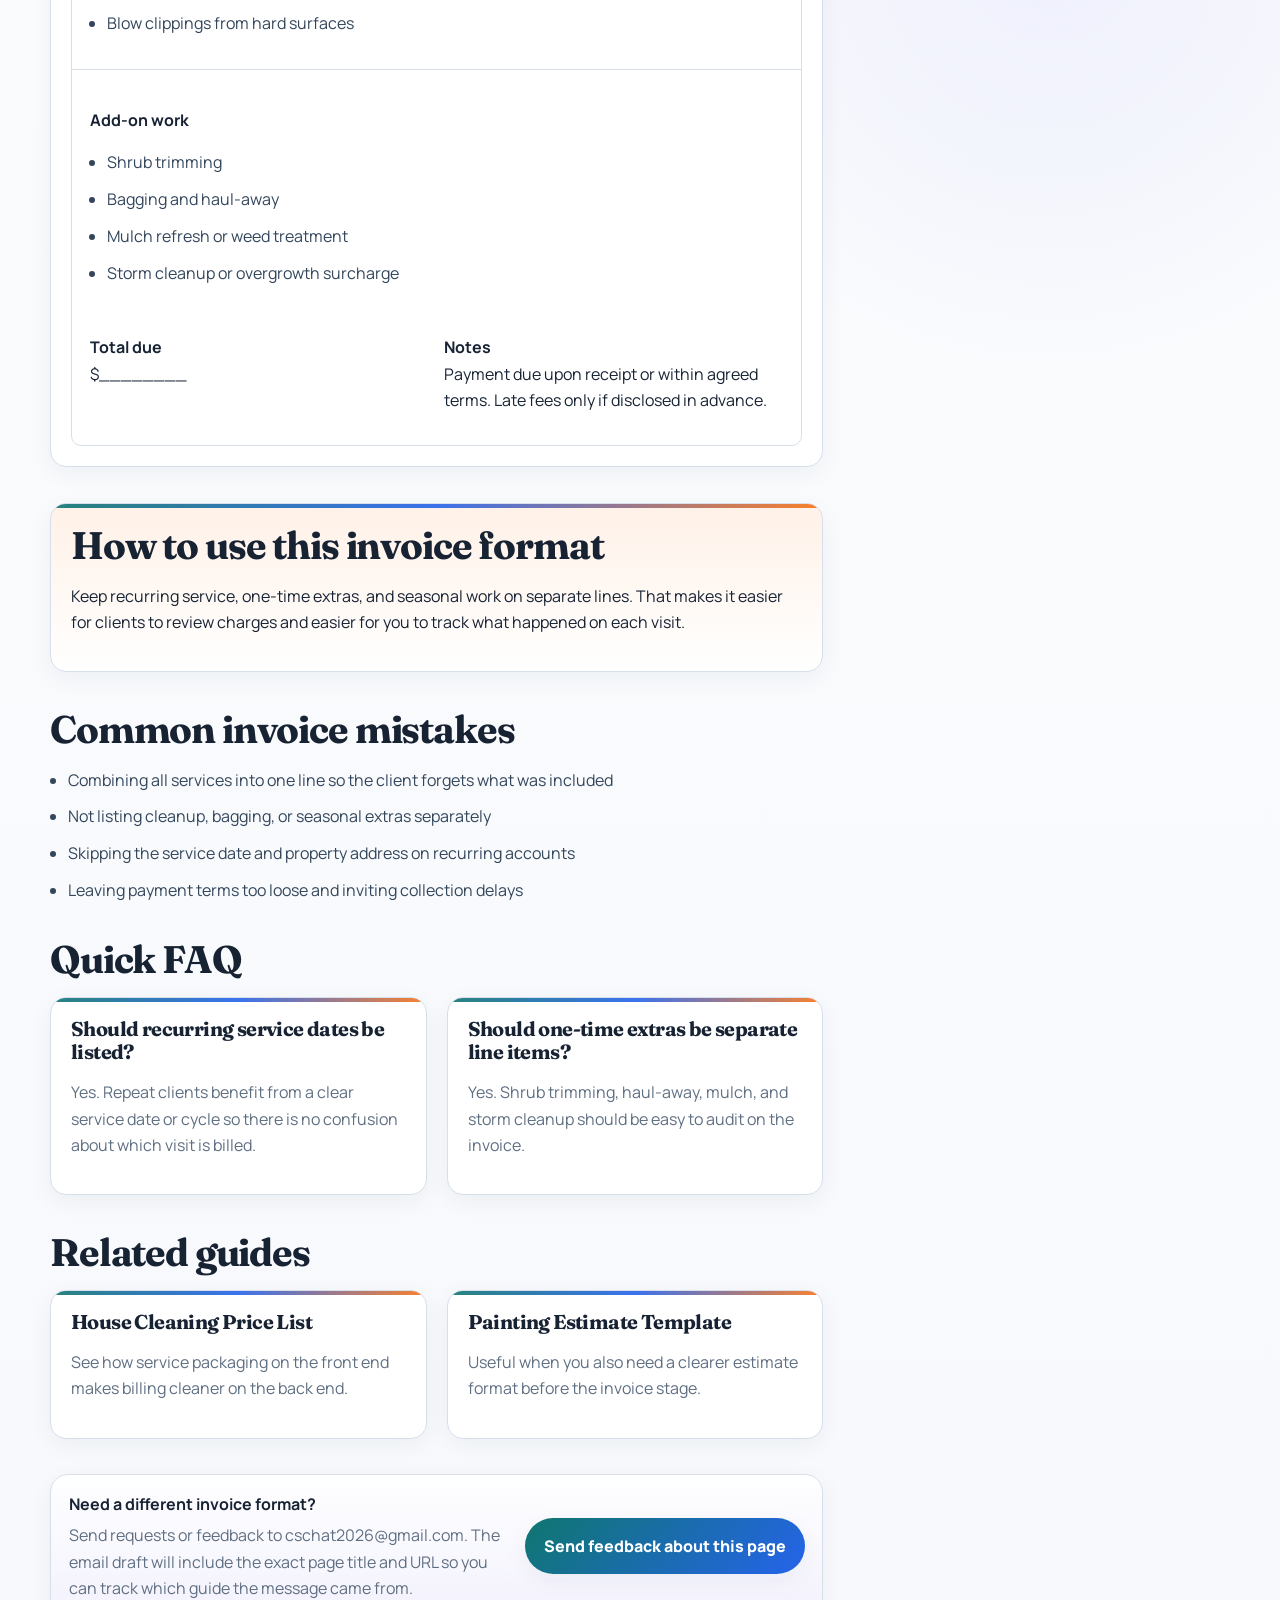
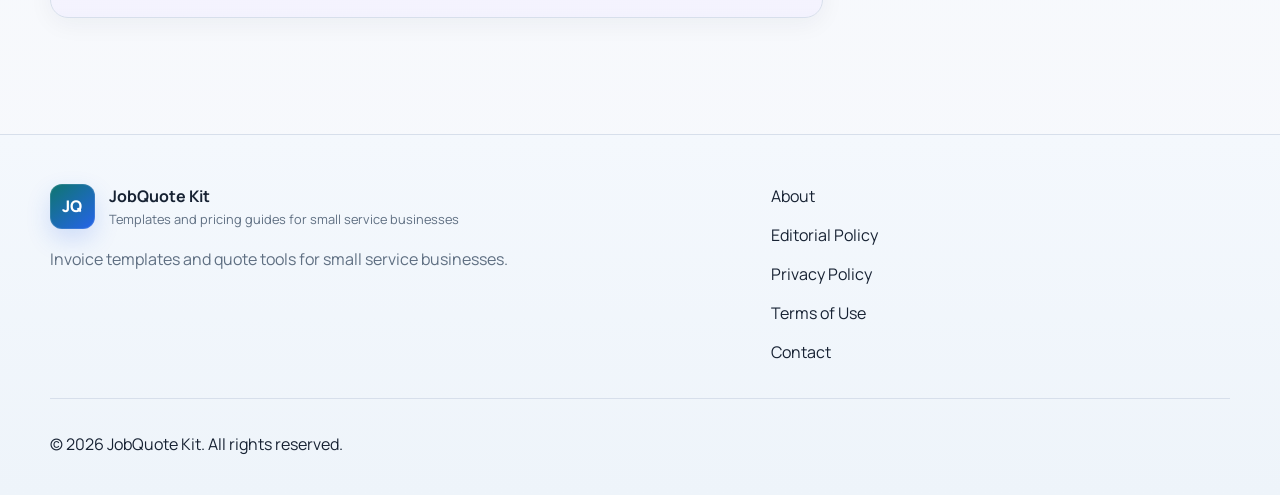
<file: guides/lawn-care-invoice-template/index.html>
<!DOCTYPE html>
<html lang="en">
  <head>
    <meta charset="UTF-8" />
    <meta name="viewport" content="width=device-width, initial-scale=1.0" />
    <title>Lawn Care Invoice Template | JobQuote Kit</title>
    <meta
      name="description"
      content="Use this lawn care invoice template to bill mowing, edging, trimming, cleanup, mulch, and one-time service extras clearly."
    />
    <meta
      name="keywords"
      content="lawn care invoice template, lawn service invoice, landscaping invoice template, mowing invoice example, seasonal cleanup invoice, lawn care billing template"
    />
    <meta name="author" content="JobQuote Kit" />
    <meta name="publisher" content="JobQuote Kit" />
    <meta name="robots" content="index,follow,max-image-preview:large" />
    <meta name="googlebot" content="index,follow,max-image-preview:large,max-snippet:-1,max-video-preview:-1" />
    <meta name="bingbot" content="index,follow,max-image-preview:large,max-snippet:-1,max-video-preview:-1" />
    <meta name="referrer" content="strict-origin-when-cross-origin" />
    <meta name="google-adsense-account" content="ca-pub-2456404542897668" />
    <link rel="canonical" href="https://jobkit20.top/guides/lawn-care-invoice-template/" />
    <link rel="icon" href="../../assets/favicon.svg" type="image/svg+xml" />
    <link rel="preconnect" href="https://fonts.googleapis.com" />
    <link rel="preconnect" href="https://fonts.gstatic.com" crossorigin />
    <link
      href="https://fonts.googleapis.com/css2?family=Manrope:wght@400;500;700;800&family=Fraunces:opsz,wght@9..144,600;9..144,700&display=swap"
      rel="stylesheet"
    />
    <script
      async
      src="https://pagead2.googlesyndication.com/pagead/js/adsbygoogle.js?client=ca-pub-2456404542897668"
      crossorigin="anonymous"
    ></script>
    <link rel="stylesheet" href="../../styles.css?v=20260527terms" />
  </head>
  <body>
    <a class="skip-link" href="#main-content">Skip to content</a>
    <div class="site-shell">
      <header class="site-header">
        <div class="container nav-row">
          <a class="brand" href="../../index.html">
            <span class="brand-mark">JQ</span>
            <span>
              <strong>JobQuote Kit</strong>
              <small>Quote workbench and pricing guides for U.S. home service businesses</small>
            </span>
          </a>
          <button class="nav-toggle" type="button" aria-expanded="false" aria-controls="nav-links">
            Menu
          </button>
          <nav id="nav-links" class="nav-links" aria-label="Primary navigation">
            <a href="../../index.html">Home</a>
            <a href="../../guides/painting-estimate-template/index.html">Estimate Templates</a>
            <a href="../../guides/house-cleaning-price-list/index.html">Price Lists</a>
            <a href="../../editorial/index.html">Editorial Policy</a>
            <a href="../../about/index.html">About</a>
            <a href="../../contact/index.html">Contact</a>
          </nav>
        </div>
      </header>

      <main id="main-content">
        <section class="page-hero">
          <div class="container">
            <div class="breadcrumb">
              <a href="../../index.html">Home</a>
              <span>/</span>
              <a href="../../guides/index.html">Guides</a>
              <span>/</span>
              <span>Lawn Care Invoice Template</span>
            </div>
            <p class="eyebrow">Invoice template</p>
            <h1>Lawn care invoice template for recurring clients and one-time jobs</h1>
            <p class="article-intro">
              Lawn care billing gets messy when repeat visits, one-off extras, and seasonal services all blend
              together. A clean invoice keeps your records tighter and helps clients understand exactly what happened on
              the property this visit.
            </p>
            <div class="article-meta">
              <span><strong>Reviewed:</strong> May 27, 2026</span>
              <span>Maintained by JobQuote Kit</span>
              <span>Built for recurring route work and seasonal extras</span>
              <span>Printable layout for mobile and desktop</span>
            </div>
          </div>
        </section>

        <div class="container article-shell">
          <article class="article-main">
            <section class="highlight-box">
              <h2>What to include on every lawn care invoice</h2>
              <ul class="article-key-points">
                <li>Service date or service window</li>
                <li>Property address and gate or access note if relevant</li>
                <li>Base mowing visit plus any extras such as shrub trimming or haul-away</li>
                <li>Payment due date and accepted payment methods</li>
              </ul>
            </section>

            <section class="article-section template-card">
              <div class="template-toolbar">
                <div>
                  <span class="template-label">Printable invoice</span>
                  <h2>Copy-and-use lawn care invoice template</h2>
                </div>
                <button class="print-button" type="button" data-print-template>Print invoice</button>
              </div>
              <div class="template-sheet">
                <header>
                  <h3>Lawn Care Invoice</h3>
                  <div class="template-grid-two">
                    <div>
                      <strong>Company</strong>
                      <p>Your business name, phone, email</p>
                    </div>
                    <div>
                      <strong>Invoice number</strong>
                      <p>LC-2026-001</p>
                    </div>
                    <div>
                      <strong>Client</strong>
                      <p>Name and service address</p>
                    </div>
                    <div>
                      <strong>Date</strong>
                      <p>Invoice issue date and due date</p>
                    </div>
                  </div>
                </header>
                <section>
                  <h4>Services performed</h4>
                  <ul class="template-list">
                    <li>Mow front and back yard</li>
                    <li>Edge driveway and walkway</li>
                    <li>String trim fence line and around obstacles</li>
                    <li>Blow clippings from hard surfaces</li>
                  </ul>
                </section>
                <section>
                  <h4>Add-on work</h4>
                  <ul class="template-list">
                    <li>Shrub trimming</li>
                    <li>Bagging and haul-away</li>
                    <li>Mulch refresh or weed treatment</li>
                    <li>Storm cleanup or overgrowth surcharge</li>
                  </ul>
                </section>
                <footer>
                  <div class="template-grid-two">
                    <div>
                      <strong>Total due</strong>
                      <p>$________</p>
                    </div>
                    <div>
                      <strong>Notes</strong>
                      <p>Payment due upon receipt or within agreed terms. Late fees only if disclosed in advance.</p>
                    </div>
                  </div>
                </footer>
              </div>
            </section>

            <section class="ad-slot ad-slot-inline" aria-label="Advertisement" data-ad-slot-key="inline">
              <span>Advertisement</span>
              <strong>In-content Unit 336 x 280</strong>
              <p>A safe location after the printable invoice and before the operational guidance.</p>
            </section>

            <section class="article-callout">
              <h2>How to use this invoice format</h2>
              <p>
                Keep recurring service, one-time extras, and seasonal work on separate lines. That makes it easier for
                clients to review charges and easier for you to track what happened on each visit.
              </p>
            </section>

            <section class="article-section">
              <h2>Common invoice mistakes</h2>
              <ul class="checklist">
                <li>Combining all services into one line so the client forgets what was included</li>
                <li>Not listing cleanup, bagging, or seasonal extras separately</li>
                <li>Skipping the service date and property address on recurring accounts</li>
                <li>Leaving payment terms too loose and inviting collection delays</li>
              </ul>
            </section>

            <section class="article-section">
              <h2>Quick FAQ</h2>
              <div class="resource-grid">
                <article class="article-card">
                  <h3>Should recurring service dates be listed?</h3>
                  <p>Yes. Repeat clients benefit from a clear service date or cycle so there is no confusion about which visit is billed.</p>
                </article>
                <article class="article-card">
                  <h3>Should one-time extras be separate line items?</h3>
                  <p>Yes. Shrub trimming, haul-away, mulch, and storm cleanup should be easy to audit on the invoice.</p>
                </article>
              </div>
            </section>

            <section class="article-section">
              <h2>Related guides</h2>
              <div class="resource-grid">
                <article class="article-card">
                  <h3><a href="../../guides/house-cleaning-price-list/index.html">House Cleaning Price List</a></h3>
                  <p>See how service packaging on the front end makes billing cleaner on the back end.</p>
                </article>
                <article class="article-card">
                  <h3><a href="../../guides/painting-estimate-template/index.html">Painting Estimate Template</a></h3>
                  <p>Useful when you also need a clearer estimate format before the invoice stage.</p>
                </article>
              </div>
            </section>

            <section class="article-section">
              <div class="contact-band">
                <div class="contact-copy">
                  <strong>Need a different invoice format?</strong>
                  <p>
                    Send requests or feedback to cschat2026@gmail.com. The email draft will include the exact page
                    title and URL so you can track which guide the message came from.
                  </p>
                </div>
                <a
                  class="button button-primary contact-button"
                  href="mailto:cschat2026@gmail.com?subject=%5BJobQuote%20Kit%20Feedback%5D%20Lawn%20Care%20Invoice%20Template&body=Hi%2C%0A%0AI%20have%20feedback%20or%20a%20question%20about%20this%20page%3A%0A%0AWebsite%3A%20JobQuote%20Kit%0APage%20title%3A%20Lawn%20Care%20Invoice%20Template%0APage%20URL%3A%20%0A%0AMy%20message%3A%0A"
                  data-contact-trigger
                >Send feedback about this page</a>
              </div>
            </section>
          </article>

          <aside class="article-sidebar">
            <section class="sidebar-card">
              <h3>Best fit for this page</h3>
              <p>Use it for recurring mowing routes, seasonal extras, cleanup surcharges, and one-time property work.</p>
            </section>
            <section class="ad-slot ad-slot-rectangle" aria-label="Advertisement" data-ad-slot-key="sidebar">
              <span>Advertisement</span>
              <strong>Sticky Sidebar 300 x 250</strong>
              <p>Placed beside supporting invoice notes on larger screens.</p>
            </section>
          </aside>
        </div>
      </main>

      <footer class="site-footer">
        <div class="container footer-grid">
          <div>
            <a class="brand brand-footer" href="../../index.html">
              <span class="brand-mark">JQ</span>
              <span>
                <strong>JobQuote Kit</strong>
                <small>Templates and pricing guides for small service businesses</small>
              </span>
            </a>
            <p class="footer-copy">Invoice templates and quote tools for small service businesses.</p>
          </div>
          <nav class="footer-links" aria-label="Footer navigation">
            <a href="../../about/index.html">About</a>
            <a href="../../editorial/index.html">Editorial Policy</a>
            <a href="../../privacy/index.html">Privacy Policy</a>
            <a href="../../terms/index.html">Terms of Use</a>
            <a href="../../contact/index.html">Contact</a>
          </nav>
        </div>
        <div class="container footer-bottom">
          <p>&copy; <span data-current-year></span> JobQuote Kit. All rights reserved.</p>
        </div>
      </footer>
    </div>
    <script src="../../script.js?v=20260527terms"></script>
  </body>
</html>
</file>
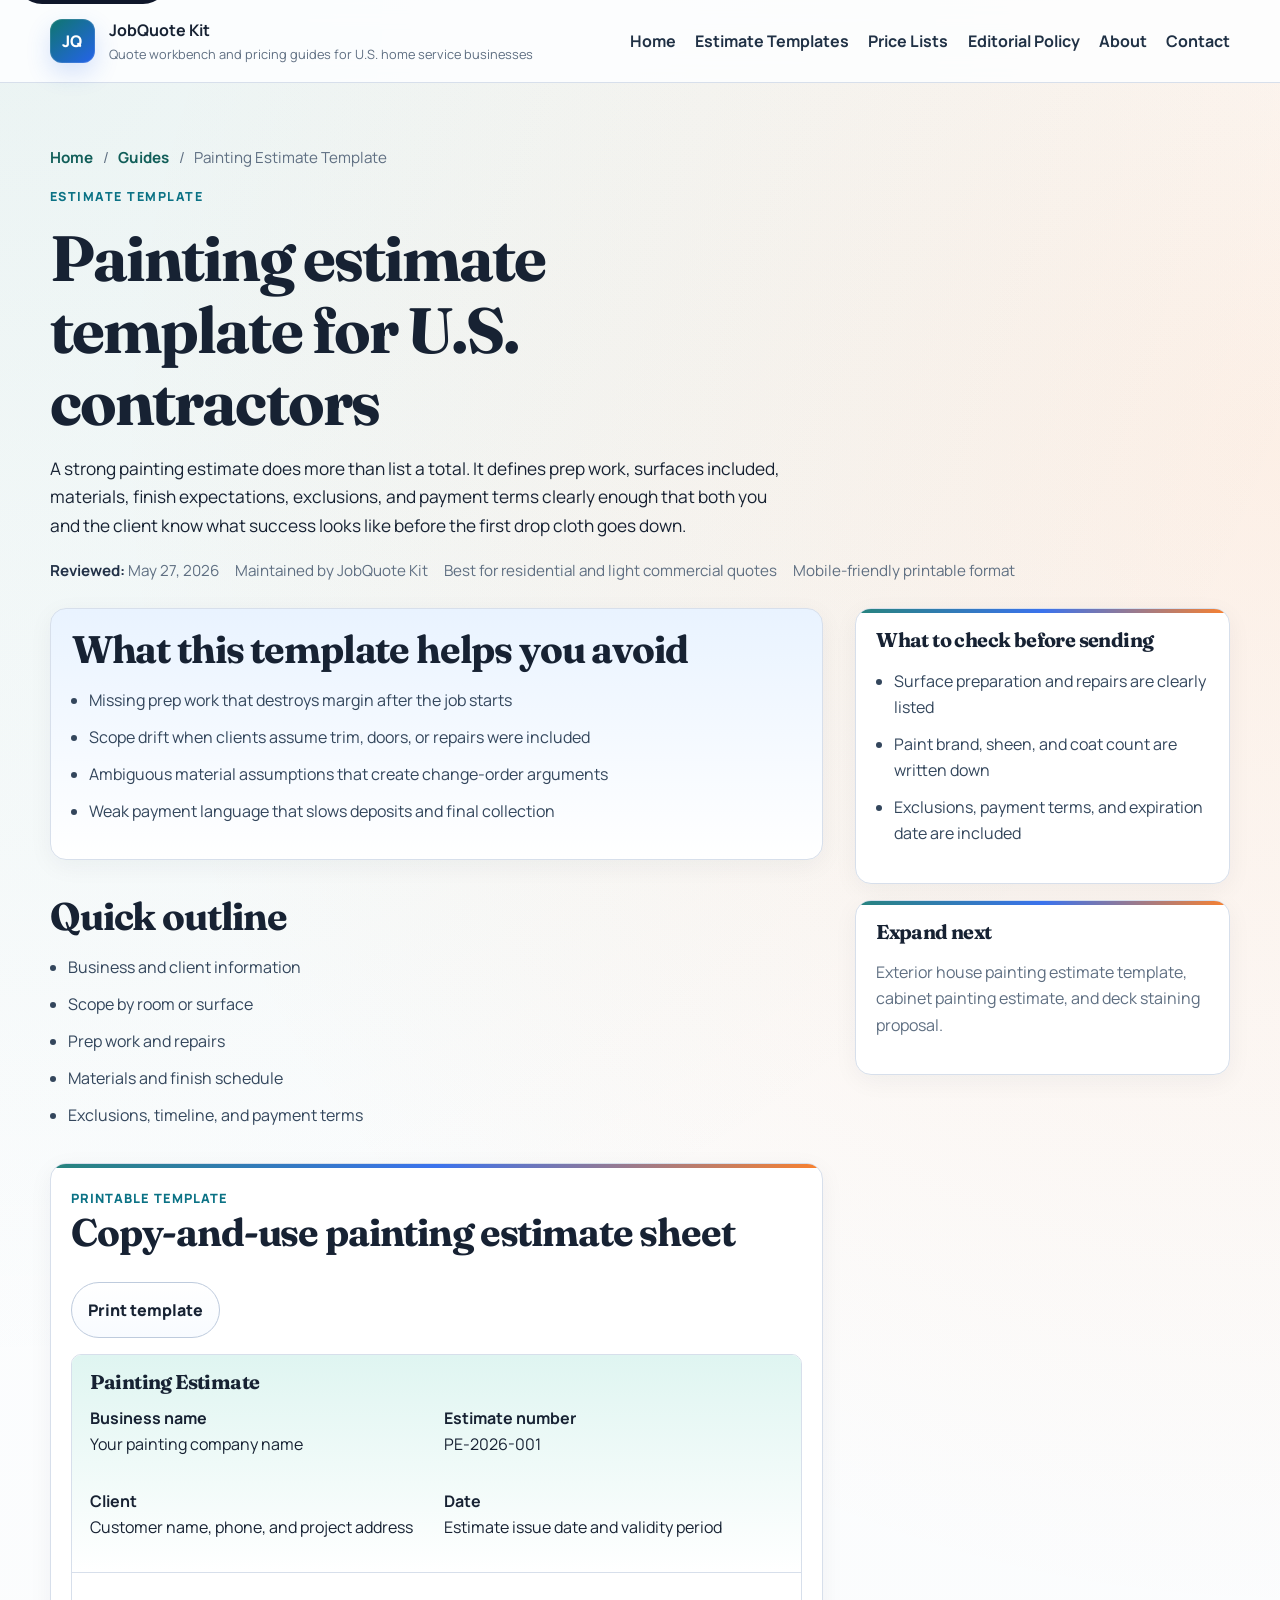
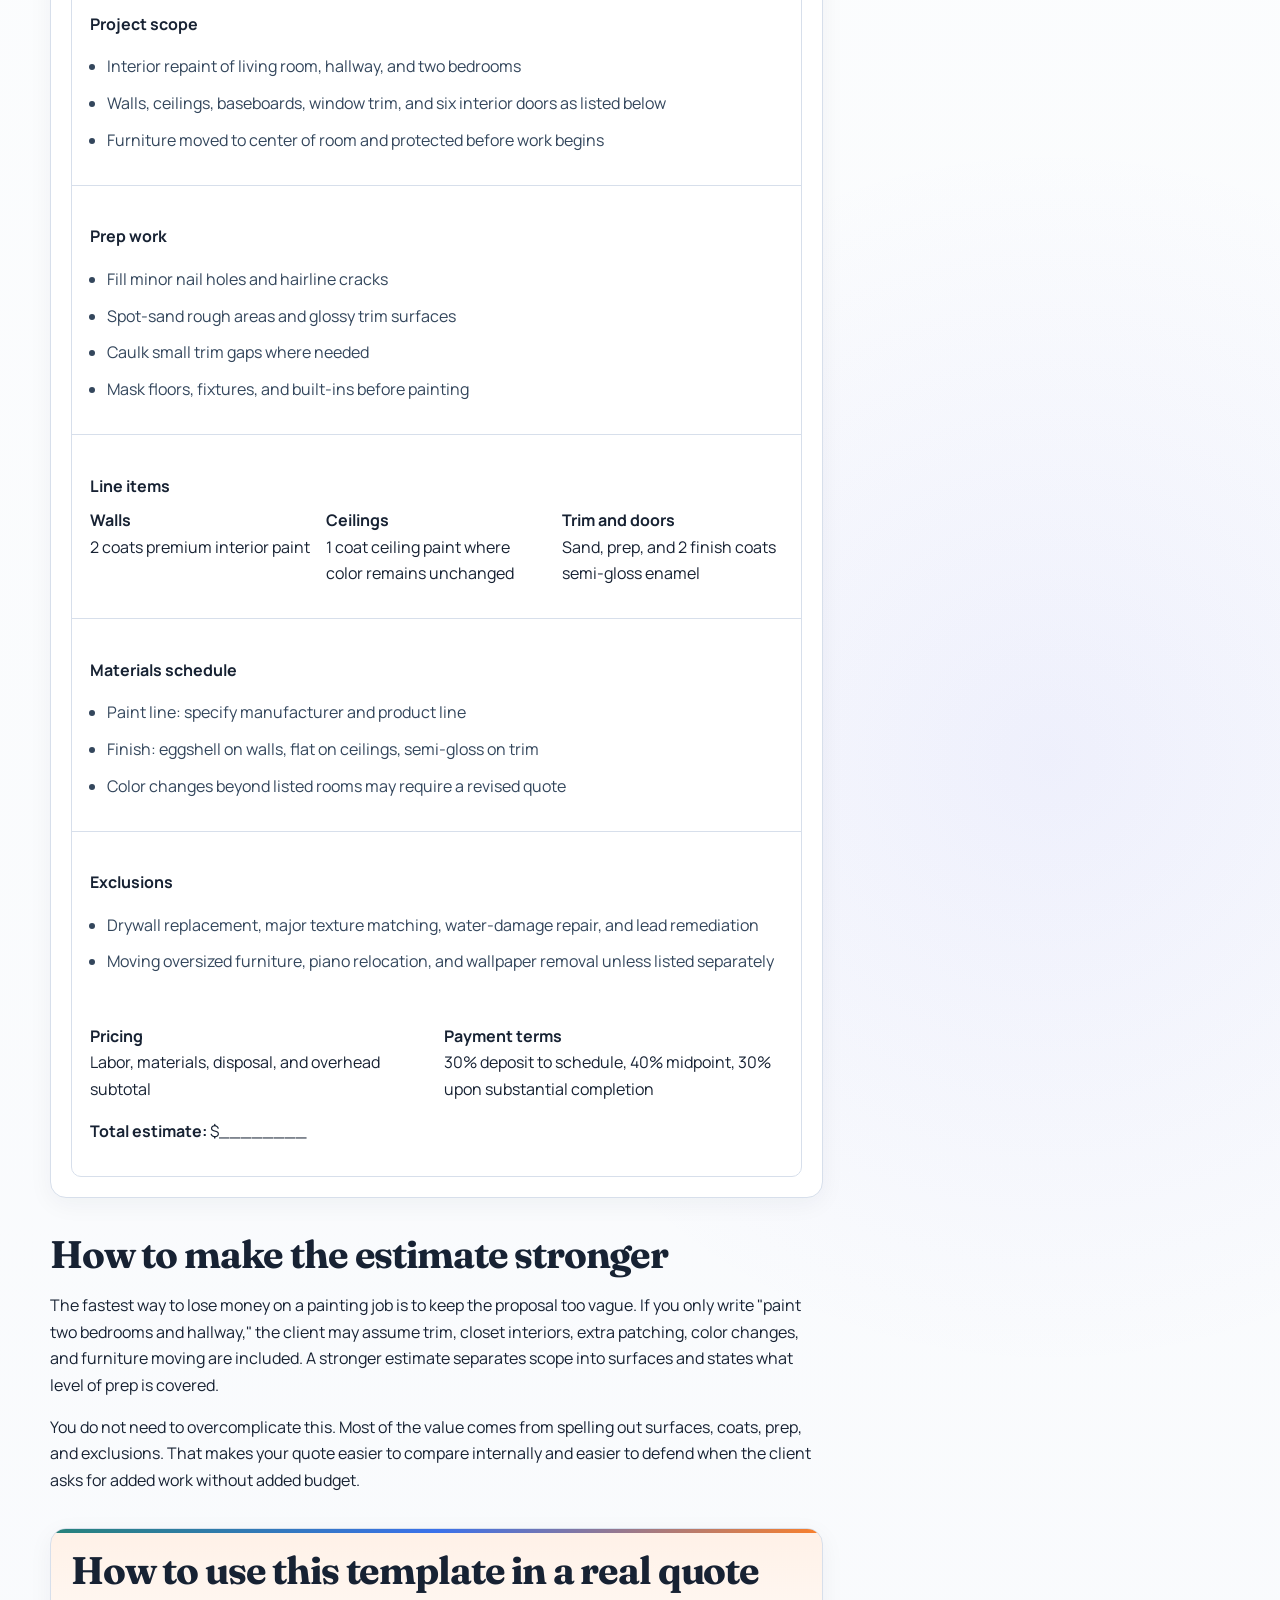
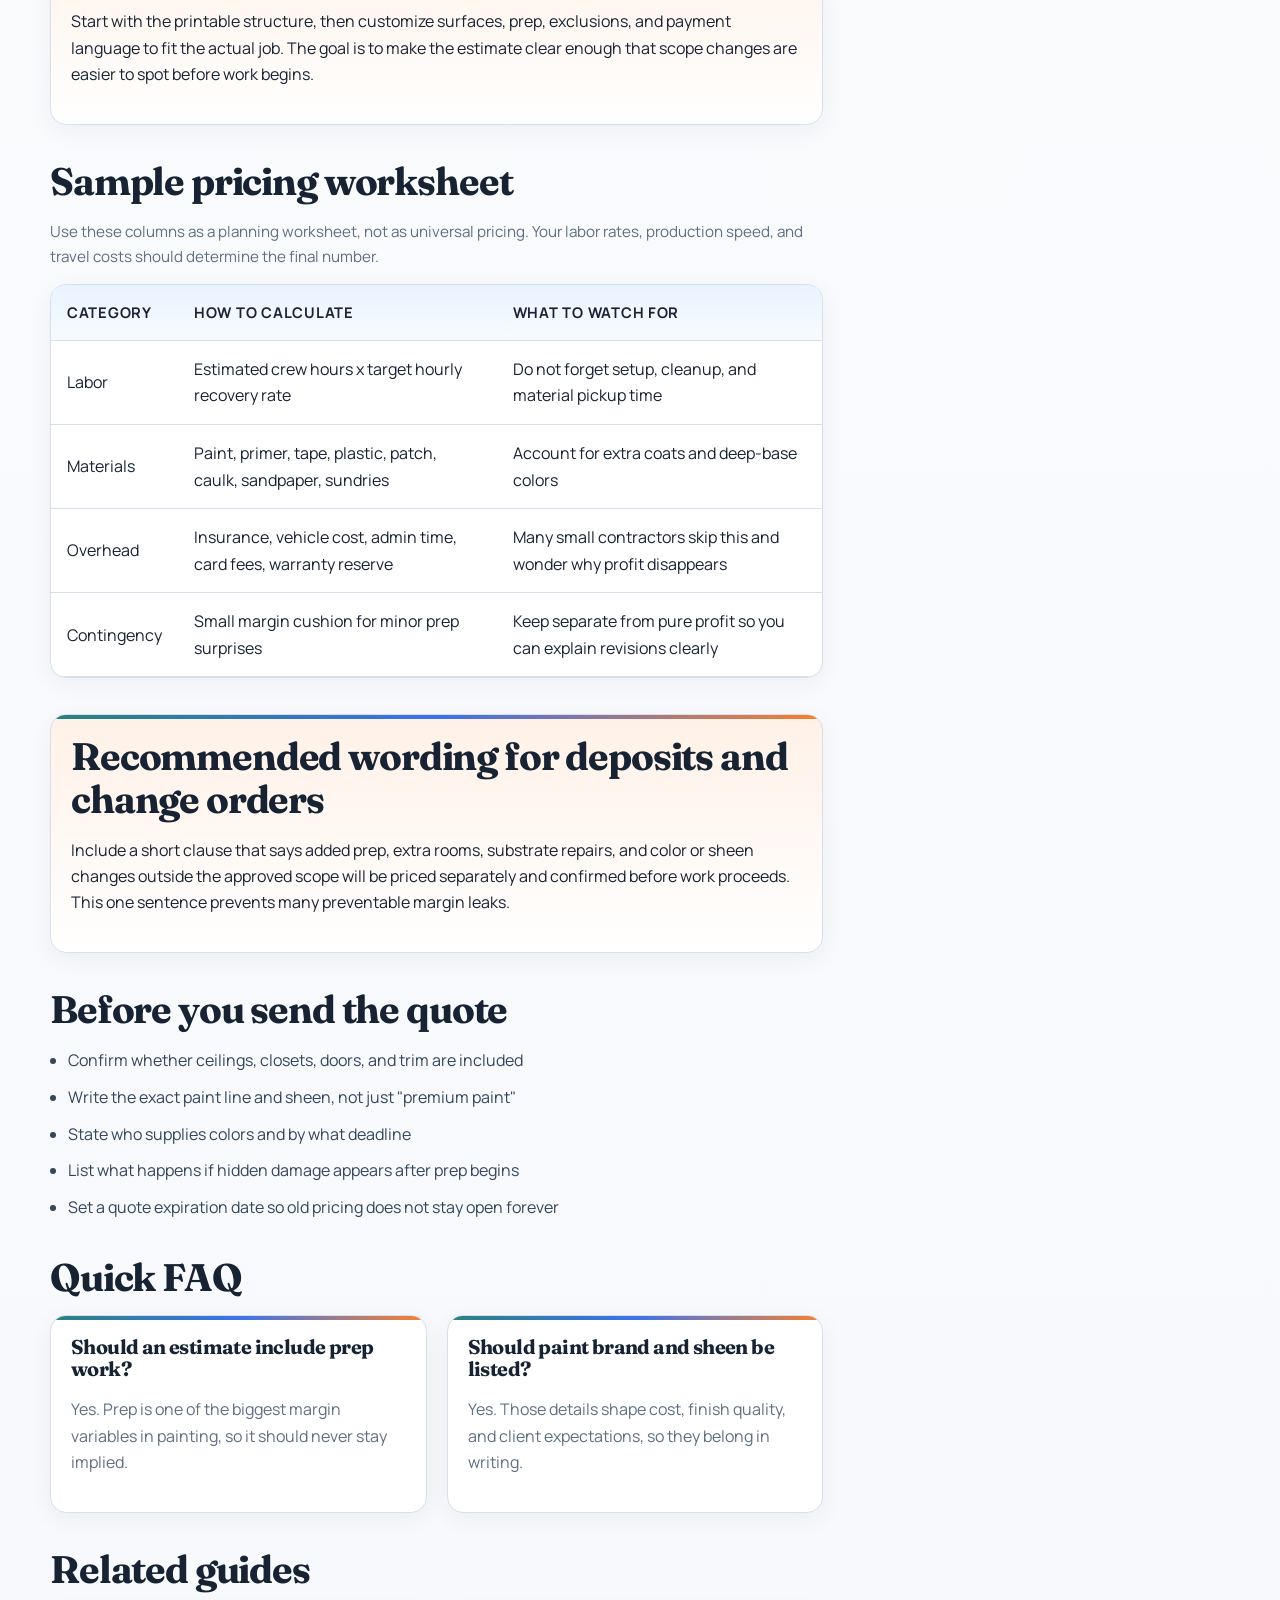
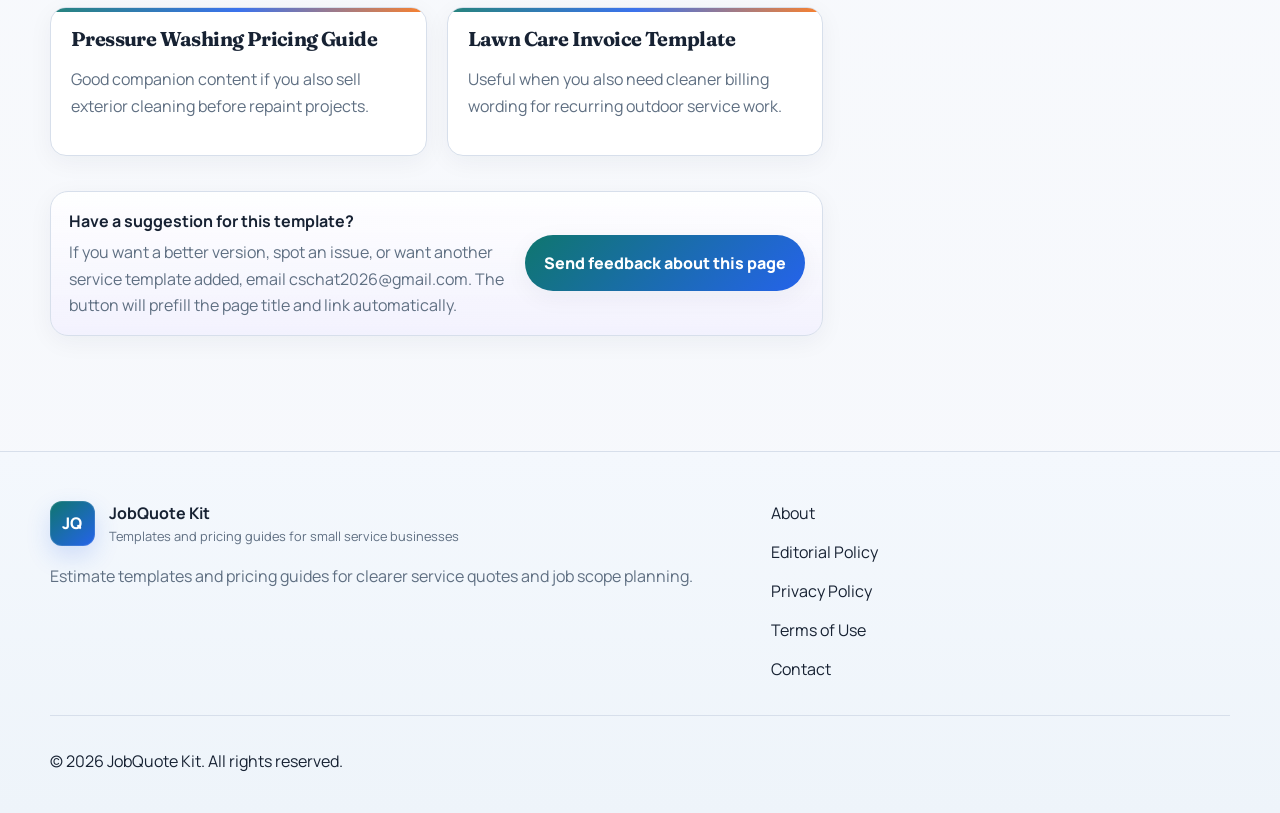
<file: guides/painting-estimate-template/index.html>
<!DOCTYPE html>
<html lang="en">
  <head>
    <meta charset="UTF-8" />
    <meta name="viewport" content="width=device-width, initial-scale=1.0" />
    <title>Painting Estimate Template for U.S. Contractors | JobQuote Kit</title>
    <meta
      name="description"
      content="Use this painting estimate template to scope labor, prep work, materials, exclusions, and payment terms without underquoting the job."
    />
    <meta
      name="keywords"
      content="painting estimate template, painting quote template, contractor estimate form, painting pricing guide, painting job quote template, interior painting estimate"
    />
    <meta name="author" content="JobQuote Kit" />
    <meta name="publisher" content="JobQuote Kit" />
    <meta name="robots" content="index,follow,max-image-preview:large" />
    <meta name="googlebot" content="index,follow,max-image-preview:large,max-snippet:-1,max-video-preview:-1" />
    <meta name="bingbot" content="index,follow,max-image-preview:large,max-snippet:-1,max-video-preview:-1" />
    <meta name="referrer" content="strict-origin-when-cross-origin" />
    <meta name="google-adsense-account" content="ca-pub-2456404542897668" />
    <link rel="canonical" href="https://jobkit20.top/guides/painting-estimate-template/" />
    <link rel="icon" href="../../assets/favicon.svg" type="image/svg+xml" />
    <link rel="preconnect" href="https://fonts.googleapis.com" />
    <link rel="preconnect" href="https://fonts.gstatic.com" crossorigin />
    <link
      href="https://fonts.googleapis.com/css2?family=Manrope:wght@400;500;700;800&family=Fraunces:opsz,wght@9..144,600;9..144,700&display=swap"
      rel="stylesheet"
    />
    <script
      async
      src="https://pagead2.googlesyndication.com/pagead/js/adsbygoogle.js?client=ca-pub-2456404542897668"
      crossorigin="anonymous"
    ></script>
    <link rel="stylesheet" href="../../styles.css?v=20260527terms" />
    <script type="application/ld+json">
      {
        "@context": "https://schema.org",
        "@type": "Article",
        "headline": "Painting Estimate Template for U.S. Contractors",
        "description": "Use this painting estimate template to scope labor, prep work, materials, exclusions, and payment terms without underquoting the job.",
        "author": {
          "@type": "Organization",
          "name": "JobQuote Kit"
        },
        "publisher": {
          "@type": "Organization",
          "name": "JobQuote Kit"
        },
        "mainEntityOfPage": "https://jobkit20.top/guides/painting-estimate-template/"
      }
    </script>
  </head>
  <body>
    <a class="skip-link" href="#main-content">Skip to content</a>
    <div class="site-shell">
      <header class="site-header">
        <div class="container nav-row">
          <a class="brand" href="../../index.html">
            <span class="brand-mark">JQ</span>
            <span>
              <strong>JobQuote Kit</strong>
              <small>Quote workbench and pricing guides for U.S. home service businesses</small>
            </span>
          </a>
          <button class="nav-toggle" type="button" aria-expanded="false" aria-controls="nav-links">
            Menu
          </button>
          <nav id="nav-links" class="nav-links" aria-label="Primary navigation">
            <a href="../../index.html">Home</a>
            <a href="../../guides/painting-estimate-template/index.html">Estimate Templates</a>
            <a href="../../guides/house-cleaning-price-list/index.html">Price Lists</a>
            <a href="../../editorial/index.html">Editorial Policy</a>
            <a href="../../about/index.html">About</a>
            <a href="../../contact/index.html">Contact</a>
          </nav>
        </div>
      </header>

      <main id="main-content">
        <section class="page-hero">
          <div class="container">
            <div class="breadcrumb">
              <a href="../../index.html">Home</a>
              <span>/</span>
              <a href="../../guides/index.html">Guides</a>
              <span>/</span>
              <span>Painting Estimate Template</span>
            </div>
            <p class="eyebrow">Estimate template</p>
            <h1>Painting estimate template for U.S. contractors</h1>
            <p class="article-intro">
              A strong painting estimate does more than list a total. It defines prep work, surfaces included,
              materials, finish expectations, exclusions, and payment terms clearly enough that both you and the client
              know what success looks like before the first drop cloth goes down.
            </p>
            <div class="article-meta">
              <span><strong>Reviewed:</strong> May 27, 2026</span>
              <span>Maintained by JobQuote Kit</span>
              <span>Best for residential and light commercial quotes</span>
              <span>Mobile-friendly printable format</span>
            </div>
          </div>
        </section>

        <div class="container article-shell">
          <article class="article-main">
            <section class="highlight-box">
              <h2>What this template helps you avoid</h2>
              <ul class="article-key-points">
                <li>Missing prep work that destroys margin after the job starts</li>
                <li>Scope drift when clients assume trim, doors, or repairs were included</li>
                <li>Ambiguous material assumptions that create change-order arguments</li>
                <li>Weak payment language that slows deposits and final collection</li>
              </ul>
            </section>

            <section class="article-section">
              <h2>Quick outline</h2>
              <ul class="toc-list">
                <li>Business and client information</li>
                <li>Scope by room or surface</li>
                <li>Prep work and repairs</li>
                <li>Materials and finish schedule</li>
                <li>Exclusions, timeline, and payment terms</li>
              </ul>
            </section>

            <section class="ad-slot ad-slot-inline" aria-label="Advertisement" data-ad-slot-key="inline">
              <span>Advertisement</span>
              <strong>In-content Unit 336 x 280</strong>
              <p>Keep this placement after the opening value section so it does not interrupt the printable block.</p>
            </section>

            <section class="article-section template-card">
              <div class="template-toolbar">
                <div>
                  <span class="template-label">Printable template</span>
                  <h2>Copy-and-use painting estimate sheet</h2>
                </div>
                <button class="print-button" type="button" data-print-template>Print template</button>
              </div>
              <div class="template-sheet">
                <header>
                  <h3>Painting Estimate</h3>
                  <div class="template-grid-two">
                    <div>
                      <strong>Business name</strong>
                      <p>Your painting company name</p>
                    </div>
                    <div>
                      <strong>Estimate number</strong>
                      <p>PE-2026-001</p>
                    </div>
                    <div>
                      <strong>Client</strong>
                      <p>Customer name, phone, and project address</p>
                    </div>
                    <div>
                      <strong>Date</strong>
                      <p>Estimate issue date and validity period</p>
                    </div>
                  </div>
                </header>
                <section>
                  <h4>Project scope</h4>
                  <ul class="template-list">
                    <li>Interior repaint of living room, hallway, and two bedrooms</li>
                    <li>Walls, ceilings, baseboards, window trim, and six interior doors as listed below</li>
                    <li>Furniture moved to center of room and protected before work begins</li>
                  </ul>
                </section>
                <section>
                  <h4>Prep work</h4>
                  <ul class="template-list">
                    <li>Fill minor nail holes and hairline cracks</li>
                    <li>Spot-sand rough areas and glossy trim surfaces</li>
                    <li>Caulk small trim gaps where needed</li>
                    <li>Mask floors, fixtures, and built-ins before painting</li>
                  </ul>
                </section>
                <section>
                  <h4>Line items</h4>
                  <div class="template-grid-three">
                    <div>
                      <strong>Walls</strong>
                      <p>2 coats premium interior paint</p>
                    </div>
                    <div>
                      <strong>Ceilings</strong>
                      <p>1 coat ceiling paint where color remains unchanged</p>
                    </div>
                    <div>
                      <strong>Trim and doors</strong>
                      <p>Sand, prep, and 2 finish coats semi-gloss enamel</p>
                    </div>
                  </div>
                </section>
                <section>
                  <h4>Materials schedule</h4>
                  <ul class="template-list">
                    <li>Paint line: specify manufacturer and product line</li>
                    <li>Finish: eggshell on walls, flat on ceilings, semi-gloss on trim</li>
                    <li>Color changes beyond listed rooms may require a revised quote</li>
                  </ul>
                </section>
                <section>
                  <h4>Exclusions</h4>
                  <ul class="template-list">
                    <li>Drywall replacement, major texture matching, water-damage repair, and lead remediation</li>
                    <li>Moving oversized furniture, piano relocation, and wallpaper removal unless listed separately</li>
                  </ul>
                </section>
                <footer>
                  <div class="template-grid-two">
                    <div>
                      <strong>Pricing</strong>
                      <p>Labor, materials, disposal, and overhead subtotal</p>
                      <p><strong>Total estimate:</strong> $________</p>
                    </div>
                    <div>
                      <strong>Payment terms</strong>
                      <p>30% deposit to schedule, 40% midpoint, 30% upon substantial completion</p>
                    </div>
                  </div>
                </footer>
              </div>
            </section>

            <section class="article-section">
              <h2>How to make the estimate stronger</h2>
              <p>
                The fastest way to lose money on a painting job is to keep the proposal too vague. If you only write
                "paint two bedrooms and hallway," the client may assume trim, closet interiors, extra patching, color
                changes, and furniture moving are included. A stronger estimate separates scope into surfaces and states
                what level of prep is covered.
              </p>
              <p>
                You do not need to overcomplicate this. Most of the value comes from spelling out surfaces, coats,
                prep, and exclusions. That makes your quote easier to compare internally and easier to defend when the
                client asks for added work without added budget.
              </p>
            </section>

            <section class="article-callout">
              <h2>How to use this template in a real quote</h2>
              <p>
                Start with the printable structure, then customize surfaces, prep, exclusions, and payment language to
                fit the actual job. The goal is to make the estimate clear enough that scope changes are easier to spot
                before work begins.
              </p>
            </section>

            <section class="article-section">
              <h2>Sample pricing worksheet</h2>
              <p class="note">
                Use these columns as a planning worksheet, not as universal pricing. Your labor rates, production
                speed, and travel costs should determine the final number.
              </p>
              <div class="table-wrap">
                <table>
                  <thead>
                    <tr>
                      <th>Category</th>
                      <th>How to calculate</th>
                      <th>What to watch for</th>
                    </tr>
                  </thead>
                  <tbody>
                    <tr>
                      <td>Labor</td>
                      <td>Estimated crew hours x target hourly recovery rate</td>
                      <td>Do not forget setup, cleanup, and material pickup time</td>
                    </tr>
                    <tr>
                      <td>Materials</td>
                      <td>Paint, primer, tape, plastic, patch, caulk, sandpaper, sundries</td>
                      <td>Account for extra coats and deep-base colors</td>
                    </tr>
                    <tr>
                      <td>Overhead</td>
                      <td>Insurance, vehicle cost, admin time, card fees, warranty reserve</td>
                      <td>Many small contractors skip this and wonder why profit disappears</td>
                    </tr>
                    <tr>
                      <td>Contingency</td>
                      <td>Small margin cushion for minor prep surprises</td>
                      <td>Keep separate from pure profit so you can explain revisions clearly</td>
                    </tr>
                  </tbody>
                </table>
              </div>
            </section>

            <section class="article-callout">
              <h2>Recommended wording for deposits and change orders</h2>
              <p>
                Include a short clause that says added prep, extra rooms, substrate repairs, and color or sheen changes
                outside the approved scope will be priced separately and confirmed before work proceeds. This one
                sentence prevents many preventable margin leaks.
              </p>
            </section>

            <section class="article-section">
              <h2>Before you send the quote</h2>
              <ul class="checklist">
                <li>Confirm whether ceilings, closets, doors, and trim are included</li>
                <li>Write the exact paint line and sheen, not just "premium paint"</li>
                <li>State who supplies colors and by what deadline</li>
                <li>List what happens if hidden damage appears after prep begins</li>
                <li>Set a quote expiration date so old pricing does not stay open forever</li>
              </ul>
            </section>

            <section class="article-section">
              <h2>Quick FAQ</h2>
              <div class="resource-grid">
                <article class="article-card">
                  <h3>Should an estimate include prep work?</h3>
                  <p>Yes. Prep is one of the biggest margin variables in painting, so it should never stay implied.</p>
                </article>
                <article class="article-card">
                  <h3>Should paint brand and sheen be listed?</h3>
                  <p>Yes. Those details shape cost, finish quality, and client expectations, so they belong in writing.</p>
                </article>
              </div>
            </section>

            <section class="ad-slot ad-slot-leaderboard" aria-label="Advertisement" data-ad-slot-key="footer">
              <span>Advertisement</span>
              <strong>Bottom Article Unit 970 x 250</strong>
              <p>Useful after the final checklist and before related guides.</p>
            </section>

            <section class="article-section">
              <h2>Related guides</h2>
              <div class="resource-grid">
                <article class="article-card">
                  <h3><a href="../../guides/pressure-washing-pricing/index.html">Pressure Washing Pricing Guide</a></h3>
                  <p>Good companion content if you also sell exterior cleaning before repaint projects.</p>
                </article>
                <article class="article-card">
                  <h3><a href="../../guides/lawn-care-invoice-template/index.html">Lawn Care Invoice Template</a></h3>
                  <p>Useful when you also need cleaner billing wording for recurring outdoor service work.</p>
                </article>
              </div>
            </section>

            <section class="article-section">
              <div class="contact-band">
                <div class="contact-copy">
                  <strong>Have a suggestion for this template?</strong>
                  <p>
                    If you want a better version, spot an issue, or want another service template added, email
                    cschat2026@gmail.com. The button will prefill the page title and link automatically.
                  </p>
                </div>
                <a
                  class="button button-primary contact-button"
                  href="mailto:cschat2026@gmail.com?subject=%5BJobQuote%20Kit%20Feedback%5D%20Painting%20Estimate%20Template&body=Hi%2C%0A%0AI%20have%20feedback%20or%20a%20question%20about%20this%20page%3A%0A%0AWebsite%3A%20JobQuote%20Kit%0APage%20title%3A%20Painting%20Estimate%20Template%0APage%20URL%3A%20%0A%0AMy%20message%3A%0A"
                  data-contact-trigger
                >Send feedback about this page</a>
              </div>
            </section>
          </article>

          <aside class="article-sidebar">
            <section class="sidebar-card">
              <h3>What to check before sending</h3>
              <ul class="note-list">
                <li>Surface preparation and repairs are clearly listed</li>
                <li>Paint brand, sheen, and coat count are written down</li>
                <li>Exclusions, payment terms, and expiration date are included</li>
              </ul>
            </section>
            <section class="ad-slot ad-slot-rectangle" aria-label="Advertisement" data-ad-slot-key="sidebar">
              <span>Advertisement</span>
              <strong>Sticky Sidebar 300 x 250</strong>
              <p>Placed beside supporting notes on larger screens.</p>
            </section>
            <section class="sidebar-card">
              <h3>Expand next</h3>
              <p>Exterior house painting estimate template, cabinet painting estimate, and deck staining proposal.</p>
            </section>
          </aside>
        </div>
      </main>

      <footer class="site-footer">
        <div class="container footer-grid">
          <div>
            <a class="brand brand-footer" href="../../index.html">
              <span class="brand-mark">JQ</span>
              <span>
                <strong>JobQuote Kit</strong>
                <small>Templates and pricing guides for small service businesses</small>
              </span>
            </a>
            <p class="footer-copy">Estimate templates and pricing guides for clearer service quotes and job scope planning.</p>
          </div>
          <nav class="footer-links" aria-label="Footer navigation">
            <a href="../../about/index.html">About</a>
            <a href="../../editorial/index.html">Editorial Policy</a>
            <a href="../../privacy/index.html">Privacy Policy</a>
            <a href="../../terms/index.html">Terms of Use</a>
            <a href="../../contact/index.html">Contact</a>
          </nav>
        </div>
        <div class="container footer-bottom">
          <p>&copy; <span data-current-year></span> JobQuote Kit. All rights reserved.</p>
        </div>
      </footer>
    </div>
    <script src="../../script.js?v=20260527terms"></script>
  </body>
</html>
</file>
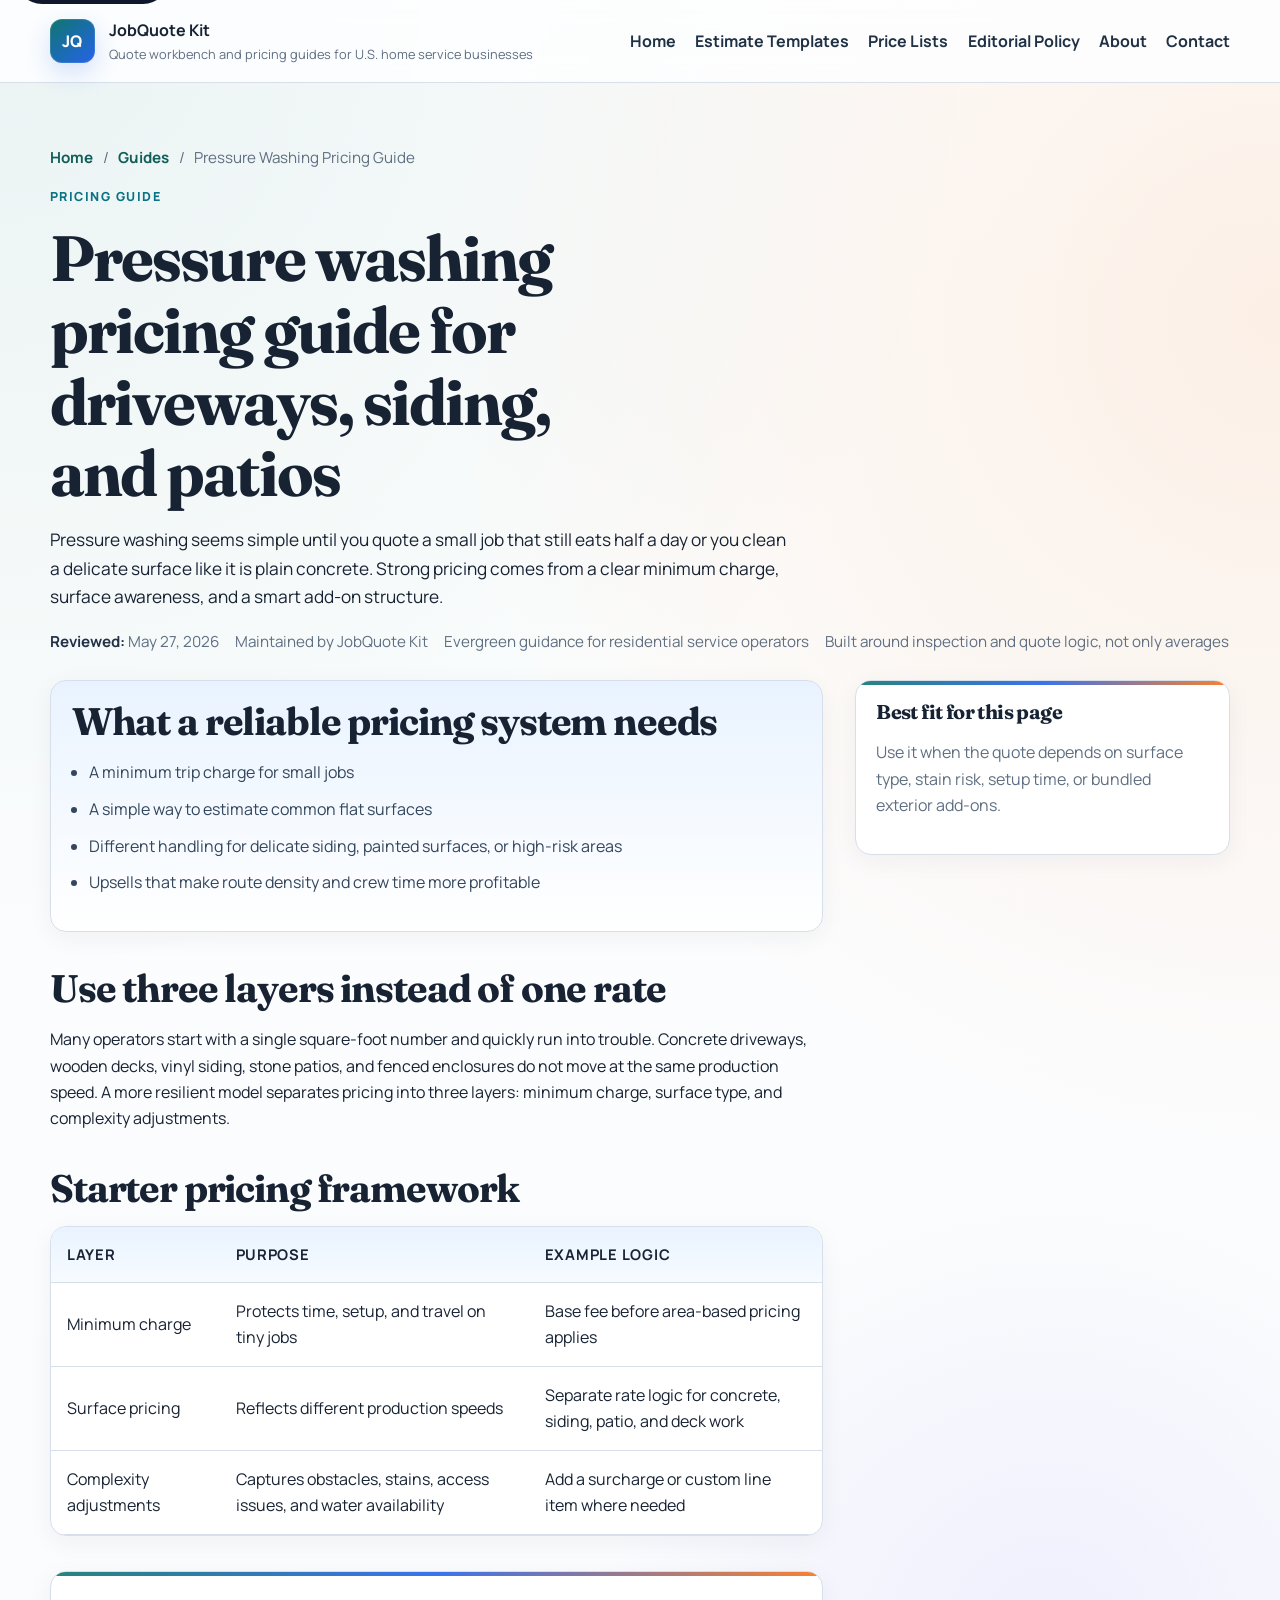
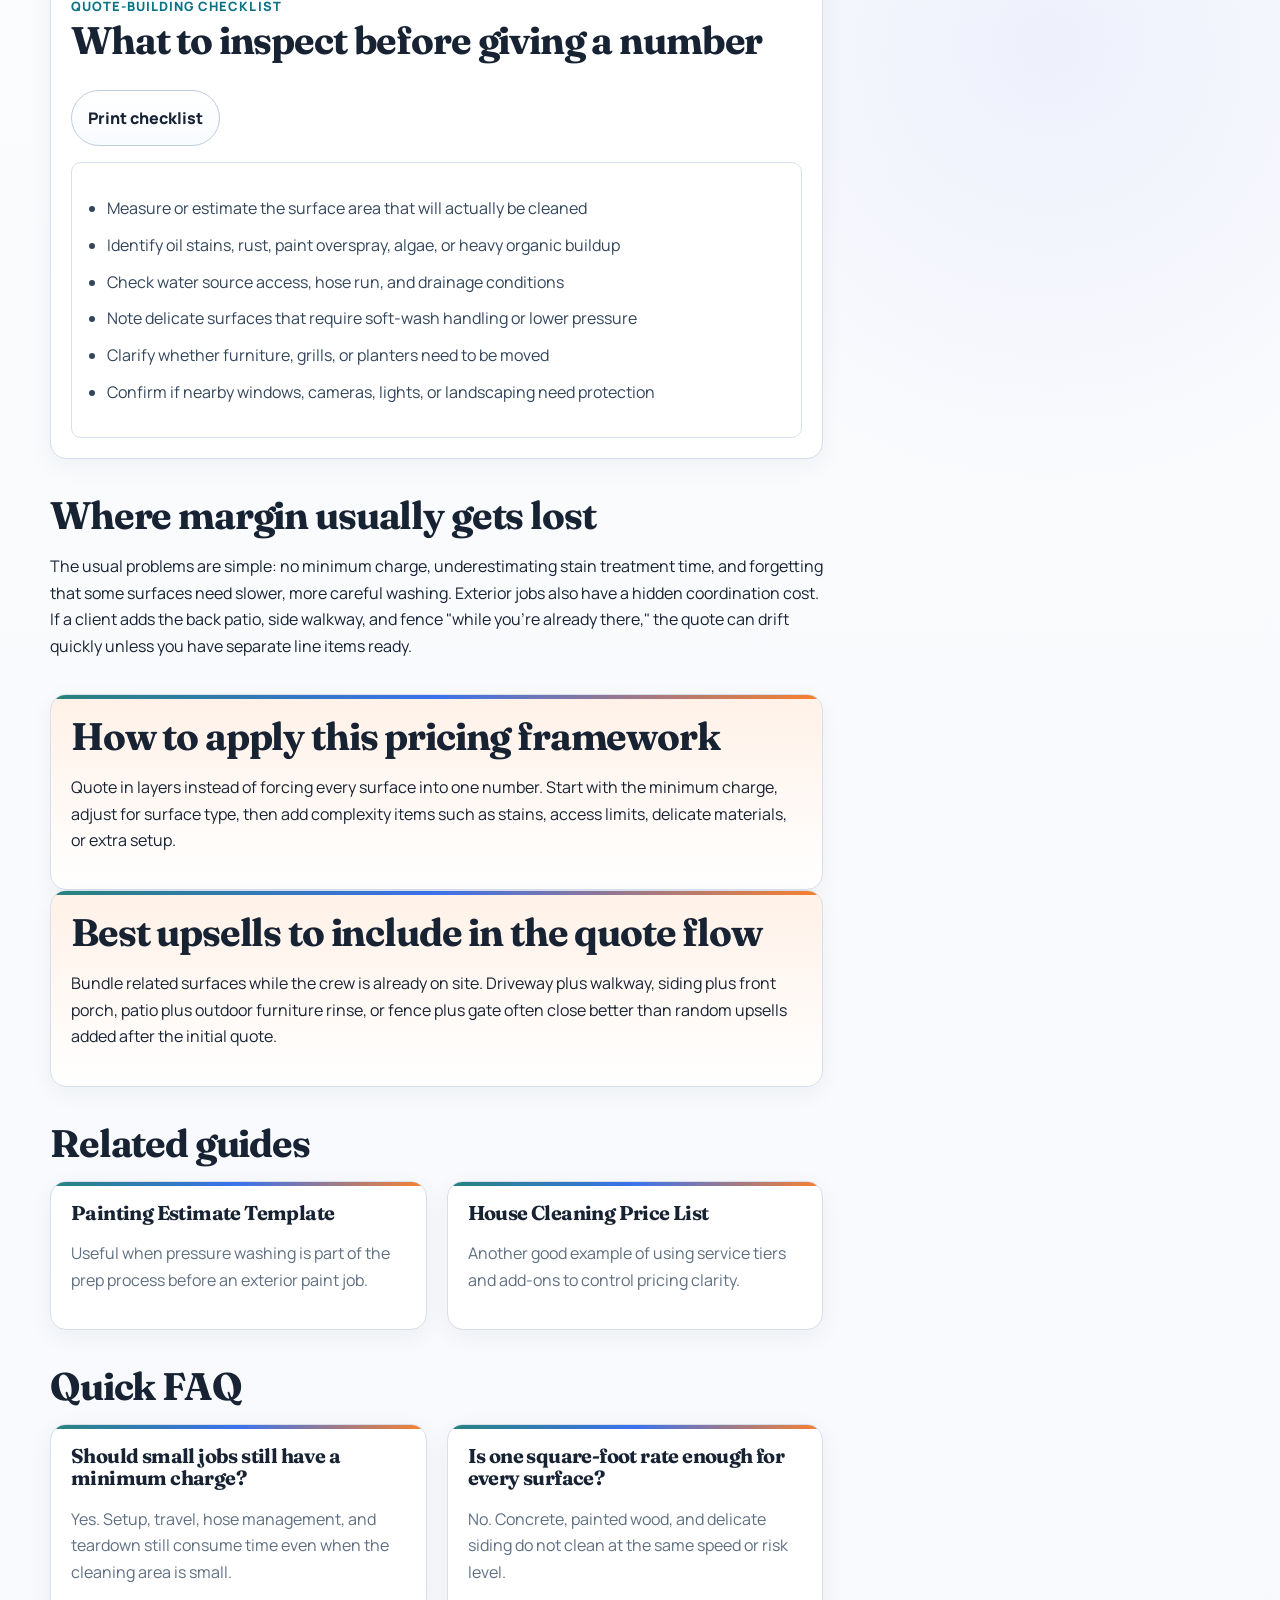
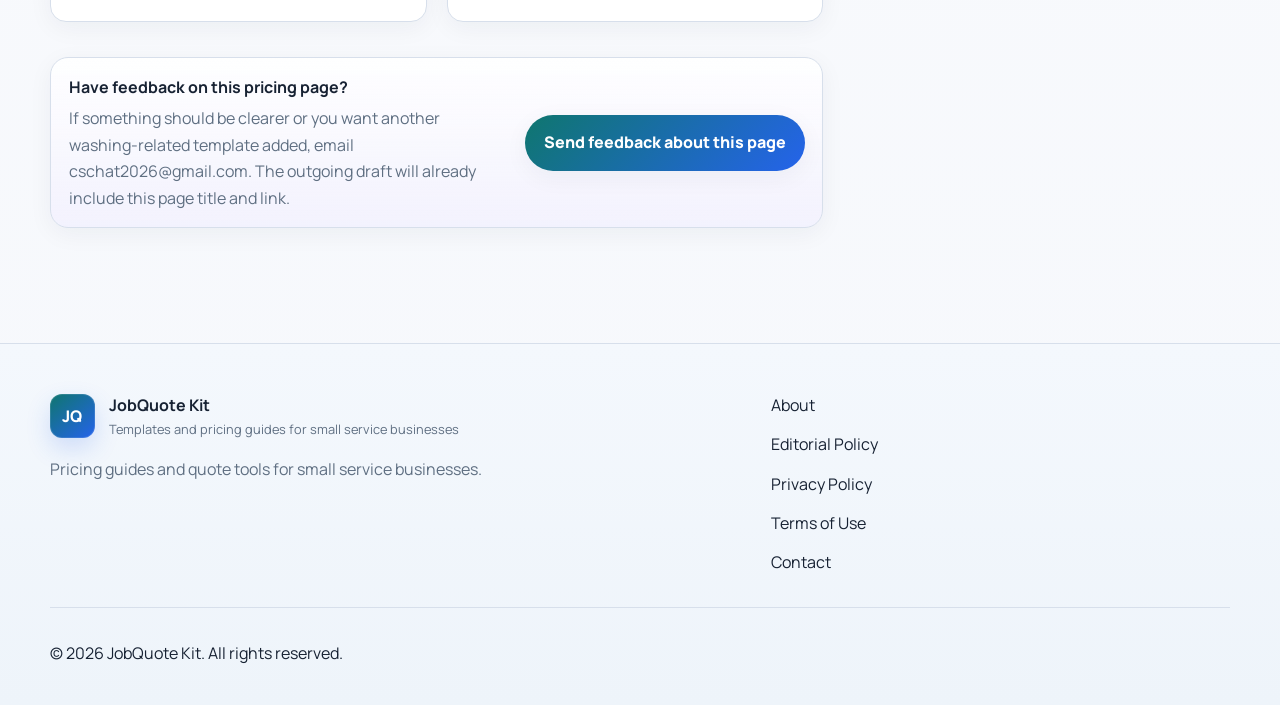
<file: guides/pressure-washing-pricing/index.html>
<!DOCTYPE html>
<html lang="en">
  <head>
    <meta charset="UTF-8" />
    <meta name="viewport" content="width=device-width, initial-scale=1.0" />
    <title>Pressure Washing Pricing Guide | JobQuote Kit</title>
    <meta
      name="description"
      content="A practical pressure washing pricing guide covering minimum charges, square-foot pricing, surface risk, and upsell structure."
    />
    <meta
      name="keywords"
      content="pressure washing pricing, pressure washing quote, driveway cleaning pricing, pressure washing estimate, surface cleaning rates, exterior cleaning pricing guide"
    />
    <meta name="author" content="JobQuote Kit" />
    <meta name="publisher" content="JobQuote Kit" />
    <meta name="robots" content="index,follow,max-image-preview:large" />
    <meta name="googlebot" content="index,follow,max-image-preview:large,max-snippet:-1,max-video-preview:-1" />
    <meta name="bingbot" content="index,follow,max-image-preview:large,max-snippet:-1,max-video-preview:-1" />
    <meta name="referrer" content="strict-origin-when-cross-origin" />
    <meta name="google-adsense-account" content="ca-pub-2456404542897668" />
    <link rel="canonical" href="https://jobkit20.top/guides/pressure-washing-pricing/" />
    <link rel="icon" href="../../assets/favicon.svg" type="image/svg+xml" />
    <link rel="preconnect" href="https://fonts.googleapis.com" />
    <link rel="preconnect" href="https://fonts.gstatic.com" crossorigin />
    <link
      href="https://fonts.googleapis.com/css2?family=Manrope:wght@400;500;700;800&family=Fraunces:opsz,wght@9..144,600;9..144,700&display=swap"
      rel="stylesheet"
    />
    <script
      async
      src="https://pagead2.googlesyndication.com/pagead/js/adsbygoogle.js?client=ca-pub-2456404542897668"
      crossorigin="anonymous"
    ></script>
    <link rel="stylesheet" href="../../styles.css?v=20260527terms" />
  </head>
  <body>
    <a class="skip-link" href="#main-content">Skip to content</a>
    <div class="site-shell">
      <header class="site-header">
        <div class="container nav-row">
          <a class="brand" href="../../index.html">
            <span class="brand-mark">JQ</span>
            <span>
              <strong>JobQuote Kit</strong>
              <small>Quote workbench and pricing guides for U.S. home service businesses</small>
            </span>
          </a>
          <button class="nav-toggle" type="button" aria-expanded="false" aria-controls="nav-links">
            Menu
          </button>
          <nav id="nav-links" class="nav-links" aria-label="Primary navigation">
            <a href="../../index.html">Home</a>
            <a href="../../guides/painting-estimate-template/index.html">Estimate Templates</a>
            <a href="../../guides/house-cleaning-price-list/index.html">Price Lists</a>
            <a href="../../editorial/index.html">Editorial Policy</a>
            <a href="../../about/index.html">About</a>
            <a href="../../contact/index.html">Contact</a>
          </nav>
        </div>
      </header>

      <main id="main-content">
        <section class="page-hero">
          <div class="container">
            <div class="breadcrumb">
              <a href="../../index.html">Home</a>
              <span>/</span>
              <a href="../../guides/index.html">Guides</a>
              <span>/</span>
              <span>Pressure Washing Pricing Guide</span>
            </div>
            <p class="eyebrow">Pricing guide</p>
            <h1>Pressure washing pricing guide for driveways, siding, and patios</h1>
            <p class="article-intro">
              Pressure washing seems simple until you quote a small job that still eats half a day or you clean a
              delicate surface like it is plain concrete. Strong pricing comes from a clear minimum charge, surface
              awareness, and a smart add-on structure.
            </p>
            <div class="article-meta">
              <span><strong>Reviewed:</strong> May 27, 2026</span>
              <span>Maintained by JobQuote Kit</span>
              <span>Evergreen guidance for residential service operators</span>
              <span>Built around inspection and quote logic, not only averages</span>
            </div>
          </div>
        </section>

        <div class="container article-shell">
          <article class="article-main">
            <section class="highlight-box">
              <h2>What a reliable pricing system needs</h2>
              <ul class="article-key-points">
                <li>A minimum trip charge for small jobs</li>
                <li>A simple way to estimate common flat surfaces</li>
                <li>Different handling for delicate siding, painted surfaces, or high-risk areas</li>
                <li>Upsells that make route density and crew time more profitable</li>
              </ul>
            </section>

            <section class="article-section">
              <h2>Use three layers instead of one rate</h2>
              <p>
                Many operators start with a single square-foot number and quickly run into trouble. Concrete driveways,
                wooden decks, vinyl siding, stone patios, and fenced enclosures do not move at the same production
                speed. A more resilient model separates pricing into three layers: minimum charge, surface type, and
                complexity adjustments.
              </p>
            </section>

            <section class="article-section">
              <h2>Starter pricing framework</h2>
              <div class="table-wrap">
                <table>
                  <thead>
                    <tr>
                      <th>Layer</th>
                      <th>Purpose</th>
                      <th>Example logic</th>
                    </tr>
                  </thead>
                  <tbody>
                    <tr>
                      <td>Minimum charge</td>
                      <td>Protects time, setup, and travel on tiny jobs</td>
                      <td>Base fee before area-based pricing applies</td>
                    </tr>
                    <tr>
                      <td>Surface pricing</td>
                      <td>Reflects different production speeds</td>
                      <td>Separate rate logic for concrete, siding, patio, and deck work</td>
                    </tr>
                    <tr>
                      <td>Complexity adjustments</td>
                      <td>Captures obstacles, stains, access issues, and water availability</td>
                      <td>Add a surcharge or custom line item where needed</td>
                    </tr>
                  </tbody>
                </table>
              </div>
            </section>

            <section class="ad-slot ad-slot-inline" aria-label="Advertisement" data-ad-slot-key="inline">
              <span>Advertisement</span>
              <strong>In-content Unit 336 x 280</strong>
              <p>Fits naturally between the main framework and the upsell section.</p>
            </section>

            <section class="article-section template-card">
              <div class="template-toolbar">
                <div>
                  <span class="template-label">Quote-building checklist</span>
                  <h2>What to inspect before giving a number</h2>
                </div>
                <button class="print-button" type="button" data-print-template>Print checklist</button>
              </div>
              <div class="template-sheet">
                <section>
                  <ul class="checklist">
                    <li>Measure or estimate the surface area that will actually be cleaned</li>
                    <li>Identify oil stains, rust, paint overspray, algae, or heavy organic buildup</li>
                    <li>Check water source access, hose run, and drainage conditions</li>
                    <li>Note delicate surfaces that require soft-wash handling or lower pressure</li>
                    <li>Clarify whether furniture, grills, or planters need to be moved</li>
                    <li>Confirm if nearby windows, cameras, lights, or landscaping need protection</li>
                  </ul>
                </section>
              </div>
            </section>

            <section class="article-section">
              <h2>Where margin usually gets lost</h2>
              <p>
                The usual problems are simple: no minimum charge, underestimating stain treatment time, and forgetting
                that some surfaces need slower, more careful washing. Exterior jobs also have a hidden coordination
                cost. If a client adds the back patio, side walkway, and fence "while you're already there," the quote
                can drift quickly unless you have separate line items ready.
              </p>
            </section>

            <section class="article-callout">
              <h2>How to apply this pricing framework</h2>
              <p>
                Quote in layers instead of forcing every surface into one number. Start with the minimum charge, adjust
                for surface type, then add complexity items such as stains, access limits, delicate materials, or extra setup.
              </p>
            </section>

            <section class="article-callout">
              <h2>Best upsells to include in the quote flow</h2>
              <p>
                Bundle related surfaces while the crew is already on site. Driveway plus walkway, siding plus front
                porch, patio plus outdoor furniture rinse, or fence plus gate often close better than random upsells
                added after the initial quote.
              </p>
            </section>

            <section class="article-section">
              <h2>Related guides</h2>
              <div class="resource-grid">
                <article class="article-card">
                  <h3><a href="../../guides/painting-estimate-template/index.html">Painting Estimate Template</a></h3>
                  <p>Useful when pressure washing is part of the prep process before an exterior paint job.</p>
                </article>
                <article class="article-card">
                  <h3><a href="../../guides/house-cleaning-price-list/index.html">House Cleaning Price List</a></h3>
                  <p>Another good example of using service tiers and add-ons to control pricing clarity.</p>
                </article>
              </div>
            </section>

            <section class="article-section">
              <h2>Quick FAQ</h2>
              <div class="resource-grid">
                <article class="article-card">
                  <h3>Should small jobs still have a minimum charge?</h3>
                  <p>Yes. Setup, travel, hose management, and teardown still consume time even when the cleaning area is small.</p>
                </article>
                <article class="article-card">
                  <h3>Is one square-foot rate enough for every surface?</h3>
                  <p>No. Concrete, painted wood, and delicate siding do not clean at the same speed or risk level.</p>
                </article>
              </div>
            </section>

            <section class="article-section">
              <div class="contact-band">
                <div class="contact-copy">
                  <strong>Have feedback on this pricing page?</strong>
                  <p>
                    If something should be clearer or you want another washing-related template added, email
                    cschat2026@gmail.com. The outgoing draft will already include this page title and link.
                  </p>
                </div>
                <a
                  class="button button-primary contact-button"
                  href="mailto:cschat2026@gmail.com?subject=%5BJobQuote%20Kit%20Feedback%5D%20Pressure%20Washing%20Pricing%20Guide&body=Hi%2C%0A%0AI%20have%20feedback%20or%20a%20question%20about%20this%20page%3A%0A%0AWebsite%3A%20JobQuote%20Kit%0APage%20title%3A%20Pressure%20Washing%20Pricing%20Guide%0APage%20URL%3A%20%0A%0AMy%20message%3A%0A"
                  data-contact-trigger
                >Send feedback about this page</a>
              </div>
            </section>
          </article>

          <aside class="article-sidebar">
            <section class="sidebar-card">
              <h3>Best fit for this page</h3>
              <p>Use it when the quote depends on surface type, stain risk, setup time, or bundled exterior add-ons.</p>
            </section>
            <section class="ad-slot ad-slot-rectangle" aria-label="Advertisement" data-ad-slot-key="sidebar">
              <span>Advertisement</span>
              <strong>Sticky Sidebar 300 x 250</strong>
              <p>Placed beside supporting notes on larger screens.</p>
            </section>
          </aside>
        </div>
      </main>

      <footer class="site-footer">
        <div class="container footer-grid">
          <div>
            <a class="brand brand-footer" href="../../index.html">
              <span class="brand-mark">JQ</span>
              <span>
                <strong>JobQuote Kit</strong>
                <small>Templates and pricing guides for small service businesses</small>
              </span>
            </a>
            <p class="footer-copy">Pricing guides and quote tools for small service businesses.</p>
          </div>
          <nav class="footer-links" aria-label="Footer navigation">
            <a href="../../about/index.html">About</a>
            <a href="../../editorial/index.html">Editorial Policy</a>
            <a href="../../privacy/index.html">Privacy Policy</a>
            <a href="../../terms/index.html">Terms of Use</a>
            <a href="../../contact/index.html">Contact</a>
          </nav>
        </div>
        <div class="container footer-bottom">
          <p>&copy; <span data-current-year></span> JobQuote Kit. All rights reserved.</p>
        </div>
      </footer>
    </div>
    <script src="../../script.js?v=20260527terms"></script>
  </body>
</html>
</file>
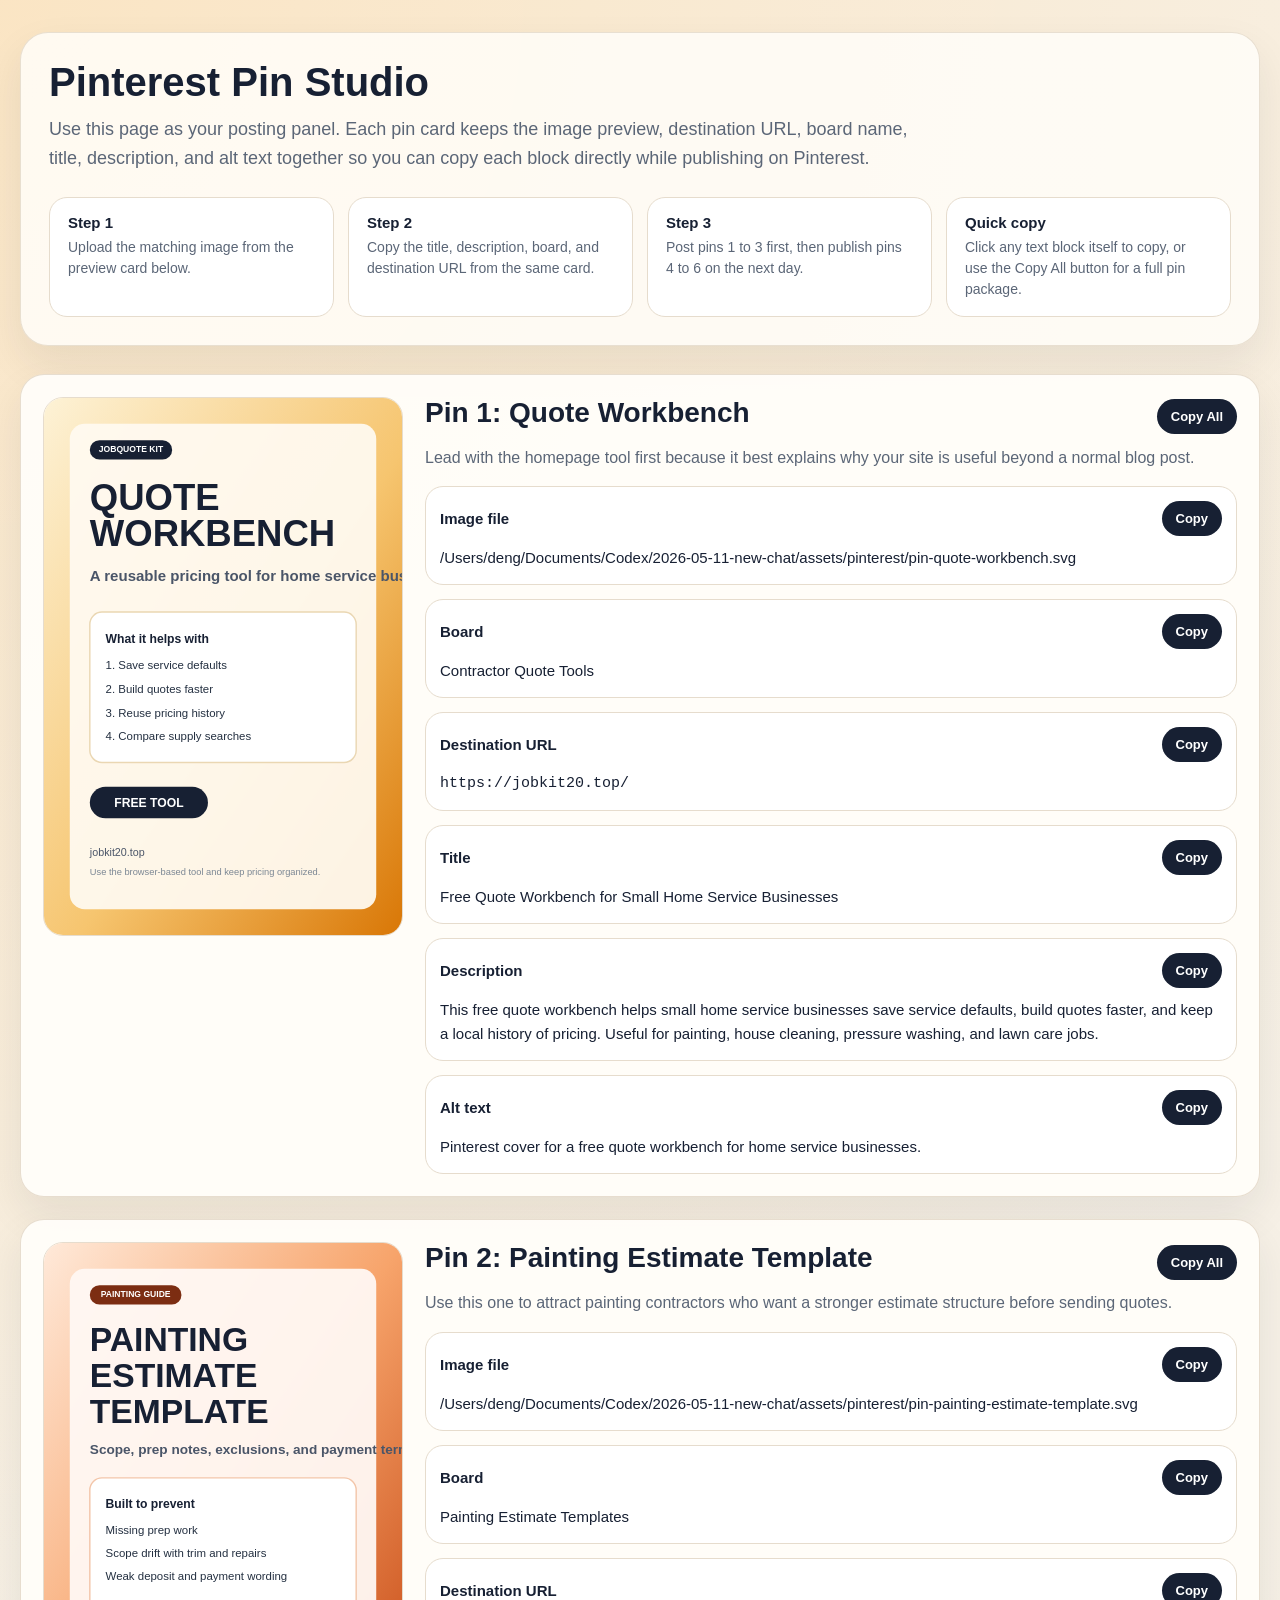
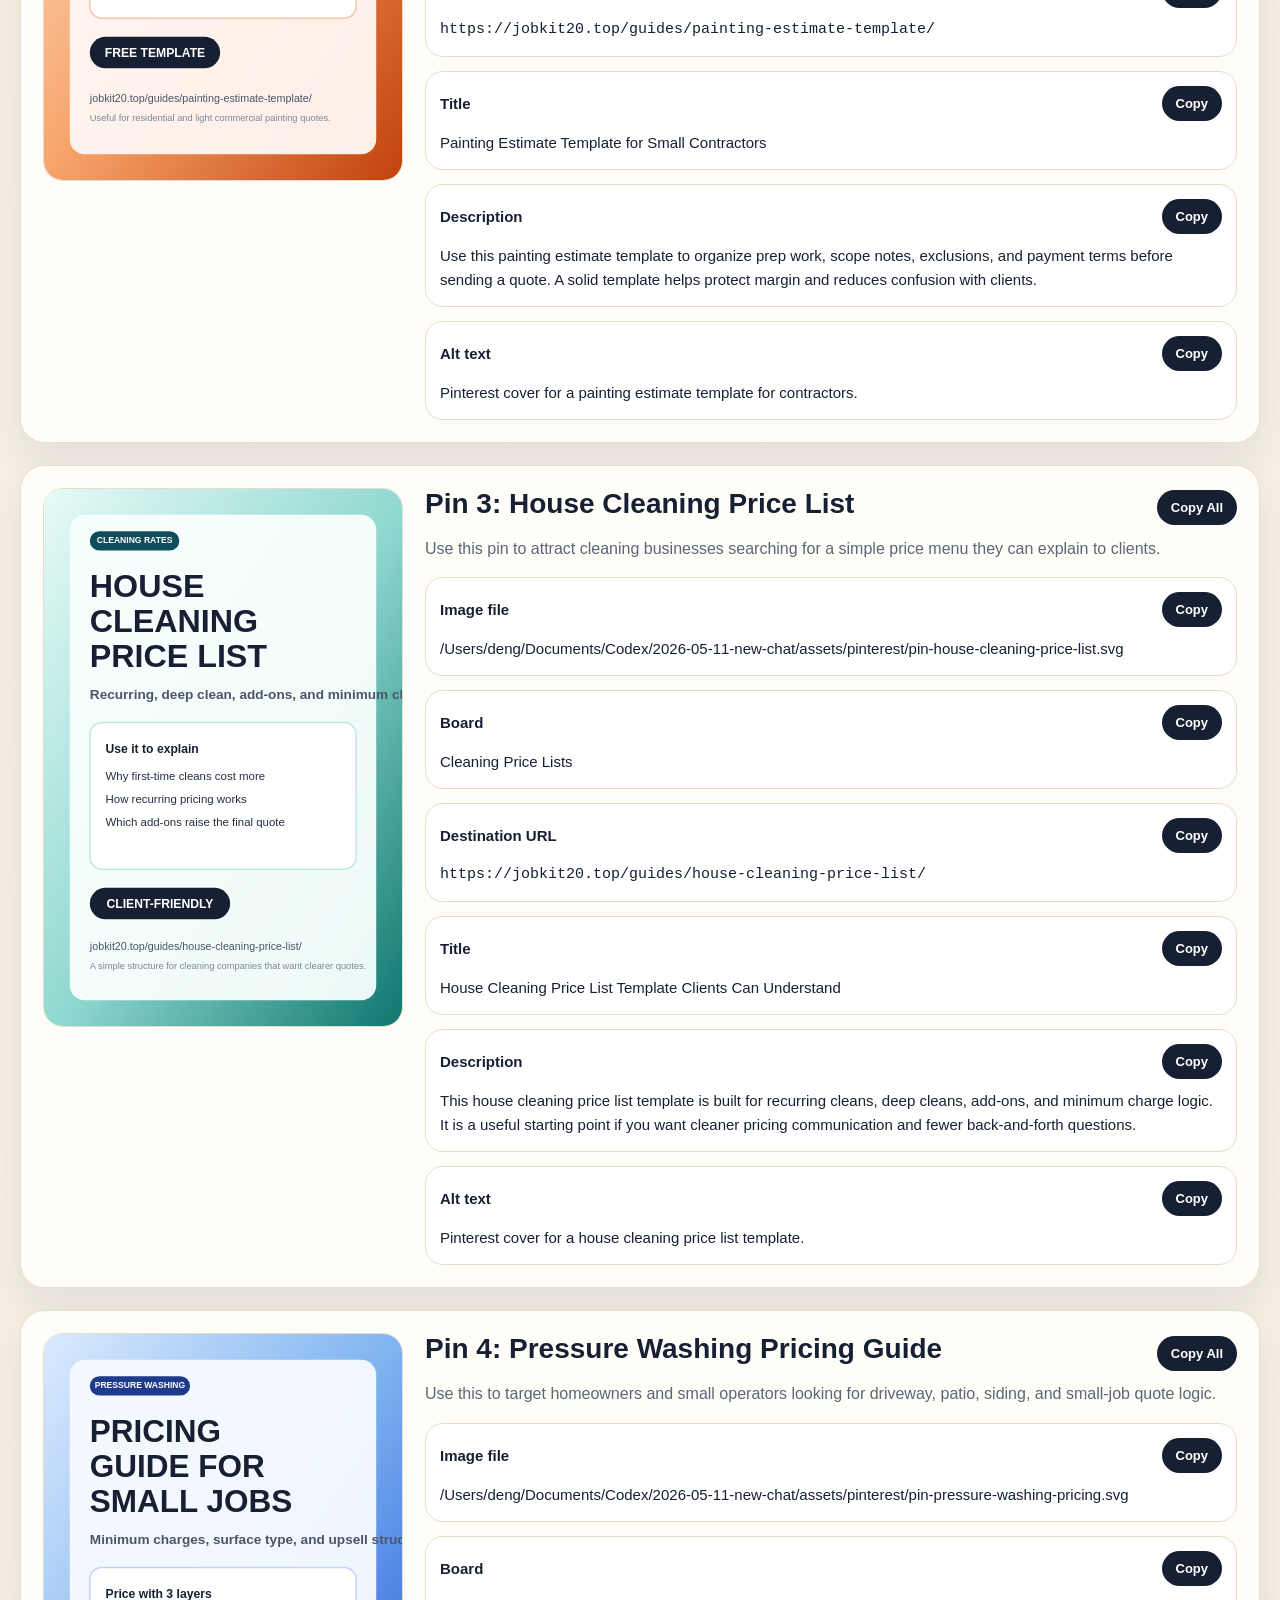
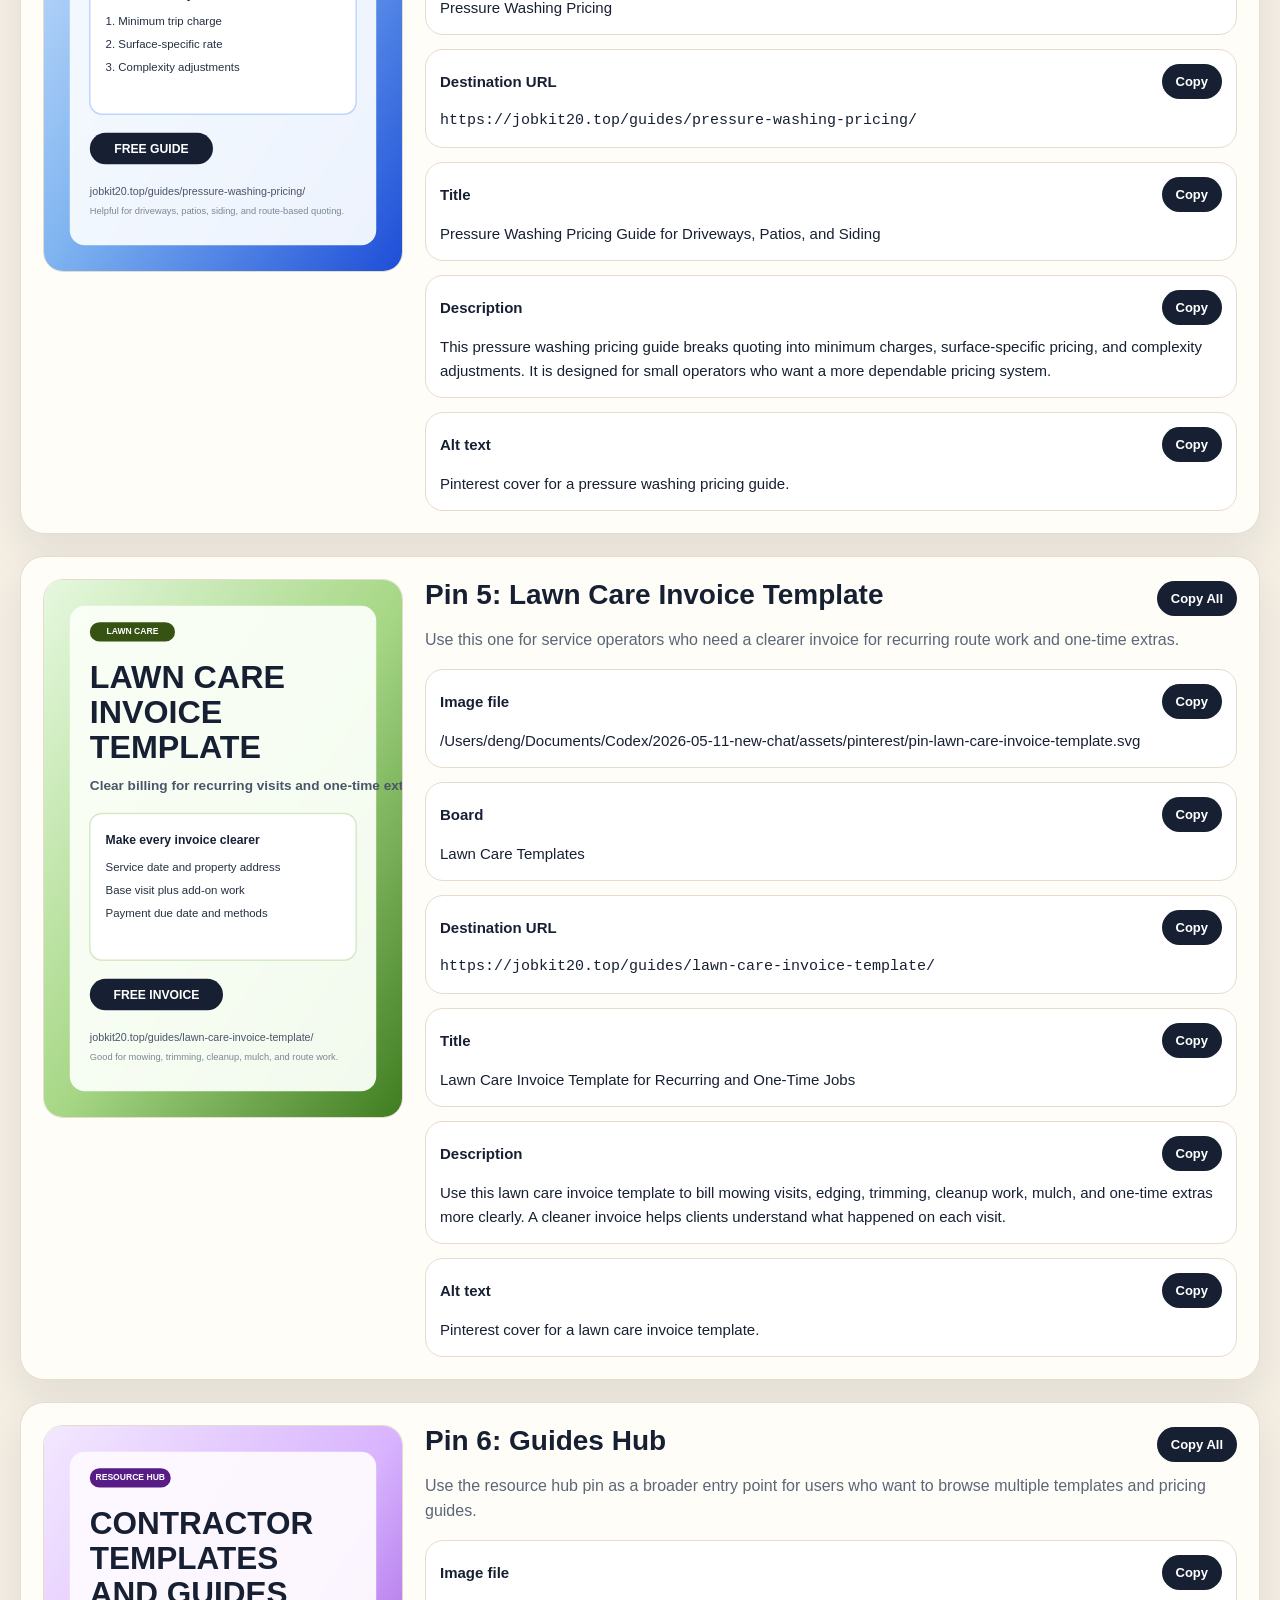
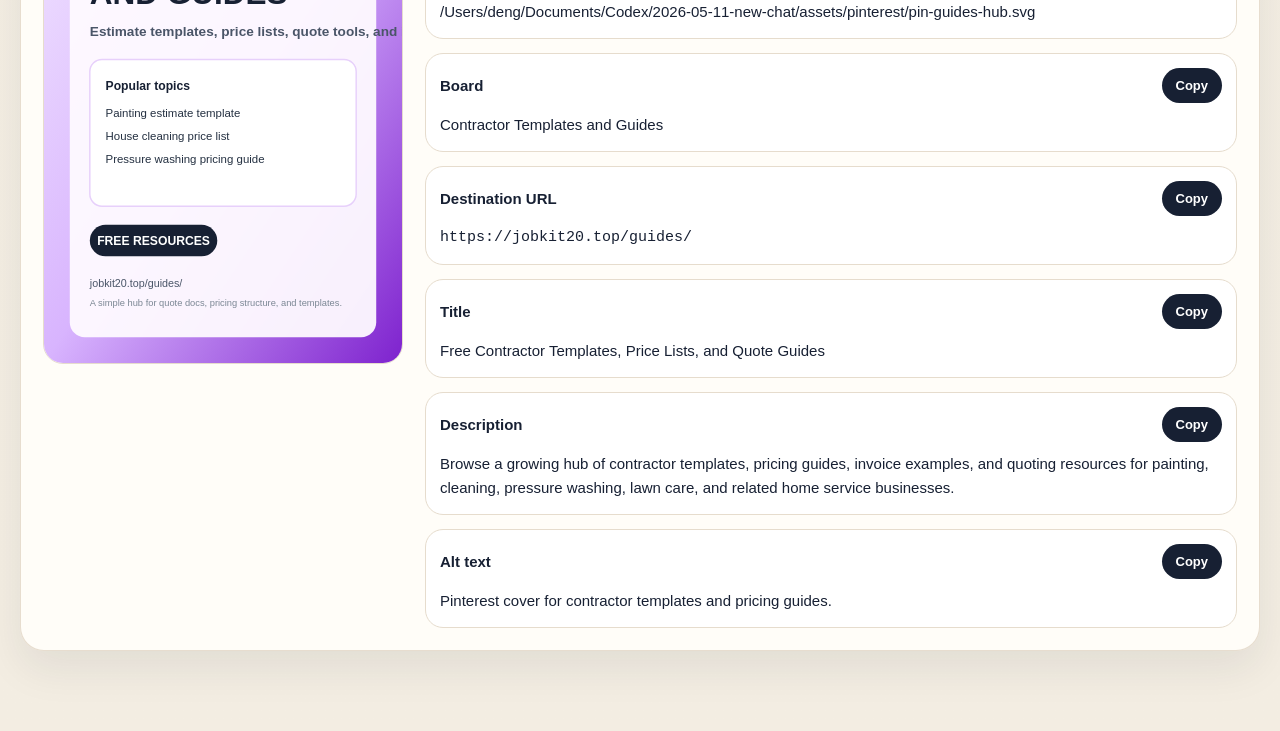
<file: pinterest-pin-studio.html>
<!DOCTYPE html>
<html lang="en">
  <head>
    <meta charset="UTF-8" />
    <meta name="viewport" content="width=device-width, initial-scale=1.0" />
    <title>Pinterest Pin Studio | JobQuote Kit</title>
    <style>
      :root {
        color-scheme: light;
        --bg: #f5efe5;
        --panel: #fffdf9;
        --ink: #172033;
        --muted: #5b6677;
        --line: #e6dccd;
        --accent: #c24f2f;
        --accent-dark: #172033;
        --shadow: 0 18px 42px rgba(23, 32, 51, 0.08);
        --radius: 24px;
      }

      * {
        box-sizing: border-box;
      }

      body {
        margin: 0;
        font-family: Arial, Helvetica, sans-serif;
        background:
          radial-gradient(circle at top left, rgba(255, 214, 153, 0.45), transparent 30%),
          linear-gradient(180deg, #f7f1e7 0%, #f3ede2 100%);
        color: var(--ink);
      }

      .page {
        max-width: 1320px;
        margin: 0 auto;
        padding: 32px 20px 80px;
      }

      .hero {
        margin-bottom: 28px;
        padding: 28px;
        background: rgba(255, 253, 249, 0.86);
        border: 1px solid rgba(230, 220, 205, 0.9);
        border-radius: 28px;
        box-shadow: var(--shadow);
      }

      .hero h1 {
        margin: 0 0 12px;
        font-size: 40px;
        line-height: 1.05;
      }

      .hero p {
        margin: 0;
        max-width: 860px;
        color: var(--muted);
        font-size: 18px;
        line-height: 1.6;
      }

      .quick-notes {
        display: grid;
        grid-template-columns: repeat(auto-fit, minmax(220px, 1fr));
        gap: 14px;
        margin-top: 24px;
      }

      .note {
        padding: 16px 18px;
        background: #fff;
        border: 1px solid var(--line);
        border-radius: 18px;
      }

      .note strong {
        display: block;
        margin-bottom: 6px;
        font-size: 15px;
      }

      .note span {
        color: var(--muted);
        font-size: 14px;
        line-height: 1.5;
      }

      .pin-list {
        display: grid;
        gap: 22px;
      }

      .pin-card {
        display: grid;
        grid-template-columns: minmax(280px, 360px) minmax(0, 1fr);
        gap: 22px;
        align-items: start;
        padding: 22px;
        background: rgba(255, 253, 249, 0.96);
        border: 1px solid rgba(230, 220, 205, 0.95);
        border-radius: var(--radius);
        box-shadow: var(--shadow);
      }

      .pin-preview {
        position: sticky;
        top: 18px;
      }

      .pin-preview img {
        display: block;
        width: 100%;
        height: auto;
        border-radius: 20px;
        border: 1px solid var(--line);
        background: #fff;
      }

      .pin-body h2 {
        margin: 0 0 8px;
        font-size: 28px;
      }

      .pin-title-row {
        display: flex;
        align-items: center;
        justify-content: space-between;
        gap: 14px;
        margin-bottom: 8px;
      }

      .pin-body p {
        margin: 0 0 16px;
        color: var(--muted);
        line-height: 1.6;
      }

      .field-grid {
        display: grid;
        gap: 14px;
      }

      .field {
        padding: 14px;
        border: 1px solid var(--line);
        border-radius: 18px;
        background: #fff;
      }

      .field-head {
        display: flex;
        align-items: center;
        justify-content: space-between;
        gap: 12px;
        margin-bottom: 10px;
      }

      .field-head strong {
        font-size: 15px;
      }

      .copy-button {
        border: 0;
        border-radius: 999px;
        padding: 10px 14px;
        background: var(--accent-dark);
        color: #fff;
        font-size: 13px;
        font-weight: 700;
        cursor: pointer;
      }

      .copy-button:hover {
        background: var(--accent);
      }

      .field code,
      .field pre,
      .field .value {
        margin: 0;
        white-space: pre-wrap;
        word-break: break-word;
        font-size: 15px;
        line-height: 1.6;
        color: var(--ink);
      }

      .field code,
      .field .value {
        cursor: copy;
      }

      .field code {
        font-family: Menlo, Monaco, Consolas, monospace;
      }

      .status {
        position: fixed;
        right: 18px;
        bottom: 18px;
        padding: 12px 16px;
        border-radius: 14px;
        background: #172033;
        color: #fff;
        font-size: 14px;
        opacity: 0;
        transform: translateY(10px);
        transition: opacity 0.18s ease, transform 0.18s ease;
        pointer-events: none;
      }

      .status.show {
        opacity: 1;
        transform: translateY(0);
      }

      @media (max-width: 980px) {
        .pin-card {
          grid-template-columns: 1fr;
        }

        .pin-preview {
          position: static;
          max-width: 360px;
        }
      }
    </style>
  </head>
  <body>
    <main class="page">
      <section class="hero">
        <h1>Pinterest Pin Studio</h1>
        <p>
          Use this page as your posting panel. Each pin card keeps the image preview, destination URL, board name,
          title, description, and alt text together so you can copy each block directly while publishing on Pinterest.
        </p>
        <div class="quick-notes">
          <article class="note">
            <strong>Step 1</strong>
            <span>Upload the matching image from the preview card below.</span>
          </article>
          <article class="note">
            <strong>Step 2</strong>
            <span>Copy the title, description, board, and destination URL from the same card.</span>
          </article>
          <article class="note">
            <strong>Step 3</strong>
            <span>Post pins 1 to 3 first, then publish pins 4 to 6 on the next day.</span>
          </article>
          <article class="note">
            <strong>Quick copy</strong>
            <span>Click any text block itself to copy, or use the Copy All button for a full pin package.</span>
          </article>
        </div>
      </section>

      <section class="pin-list">
        <article class="pin-card">
          <div class="pin-preview">
            <img src="./assets/pinterest/pin-quote-workbench.svg" alt="Pinterest cover for a free quote workbench for home service businesses." />
          </div>
          <div class="pin-body">
            <div class="pin-title-row">
              <h2>Pin 1: Quote Workbench</h2>
              <button class="copy-button" data-copy-bundle="pin-1">Copy All</button>
            </div>
            <p>Lead with the homepage tool first because it best explains why your site is useful beyond a normal blog post.</p>
            <div class="field-grid">
              <div class="field">
                <div class="field-head">
                  <strong>Image file</strong>
                  <button class="copy-button" data-copy="./assets/pinterest/pin-quote-workbench.svg">Copy</button>
                </div>
                <div class="value">/Users/deng/Documents/Codex/2026-05-11-new-chat/assets/pinterest/pin-quote-workbench.svg</div>
              </div>
              <div class="field">
                <div class="field-head">
                  <strong>Board</strong>
                  <button class="copy-button" data-copy="Contractor Quote Tools">Copy</button>
                </div>
                <div class="value">Contractor Quote Tools</div>
              </div>
              <div class="field">
                <div class="field-head">
                  <strong>Destination URL</strong>
                  <button class="copy-button" data-copy="https://jobkit20.top/">Copy</button>
                </div>
                <code>https://jobkit20.top/</code>
              </div>
              <div class="field">
                <div class="field-head">
                  <strong>Title</strong>
                  <button class="copy-button" data-copy="Free Quote Workbench for Small Home Service Businesses">Copy</button>
                </div>
                <div class="value">Free Quote Workbench for Small Home Service Businesses</div>
              </div>
              <div class="field">
                <div class="field-head">
                  <strong>Description</strong>
                  <button class="copy-button" data-copy="This free quote workbench helps small home service businesses save service defaults, build quotes faster, and keep a local history of pricing. Useful for painting, house cleaning, pressure washing, and lawn care jobs.">Copy</button>
                </div>
                <div class="value">This free quote workbench helps small home service businesses save service defaults, build quotes faster, and keep a local history of pricing. Useful for painting, house cleaning, pressure washing, and lawn care jobs.</div>
              </div>
              <div class="field">
                <div class="field-head">
                  <strong>Alt text</strong>
                  <button class="copy-button" data-copy="Pinterest cover for a free quote workbench for home service businesses.">Copy</button>
                </div>
                <div class="value">Pinterest cover for a free quote workbench for home service businesses.</div>
              </div>
            </div>
          </div>
        </article>

        <article class="pin-card">
          <div class="pin-preview">
            <img src="./assets/pinterest/pin-painting-estimate-template.svg" alt="Pinterest cover for a painting estimate template for contractors." />
          </div>
          <div class="pin-body">
            <div class="pin-title-row">
              <h2>Pin 2: Painting Estimate Template</h2>
              <button class="copy-button" data-copy-bundle="pin-2">Copy All</button>
            </div>
            <p>Use this one to attract painting contractors who want a stronger estimate structure before sending quotes.</p>
            <div class="field-grid">
              <div class="field">
                <div class="field-head">
                  <strong>Image file</strong>
                  <button class="copy-button" data-copy="./assets/pinterest/pin-painting-estimate-template.svg">Copy</button>
                </div>
                <div class="value">/Users/deng/Documents/Codex/2026-05-11-new-chat/assets/pinterest/pin-painting-estimate-template.svg</div>
              </div>
              <div class="field">
                <div class="field-head">
                  <strong>Board</strong>
                  <button class="copy-button" data-copy="Painting Estimate Templates">Copy</button>
                </div>
                <div class="value">Painting Estimate Templates</div>
              </div>
              <div class="field">
                <div class="field-head">
                  <strong>Destination URL</strong>
                  <button class="copy-button" data-copy="https://jobkit20.top/guides/painting-estimate-template/">Copy</button>
                </div>
                <code>https://jobkit20.top/guides/painting-estimate-template/</code>
              </div>
              <div class="field">
                <div class="field-head">
                  <strong>Title</strong>
                  <button class="copy-button" data-copy="Painting Estimate Template for Small Contractors">Copy</button>
                </div>
                <div class="value">Painting Estimate Template for Small Contractors</div>
              </div>
              <div class="field">
                <div class="field-head">
                  <strong>Description</strong>
                  <button class="copy-button" data-copy="Use this painting estimate template to organize prep work, scope notes, exclusions, and payment terms before sending a quote. A solid template helps protect margin and reduces confusion with clients.">Copy</button>
                </div>
                <div class="value">Use this painting estimate template to organize prep work, scope notes, exclusions, and payment terms before sending a quote. A solid template helps protect margin and reduces confusion with clients.</div>
              </div>
              <div class="field">
                <div class="field-head">
                  <strong>Alt text</strong>
                  <button class="copy-button" data-copy="Pinterest cover for a painting estimate template for contractors.">Copy</button>
                </div>
                <div class="value">Pinterest cover for a painting estimate template for contractors.</div>
              </div>
            </div>
          </div>
        </article>

        <article class="pin-card">
          <div class="pin-preview">
            <img src="./assets/pinterest/pin-house-cleaning-price-list.svg" alt="Pinterest cover for a house cleaning price list template." />
          </div>
          <div class="pin-body">
            <div class="pin-title-row">
              <h2>Pin 3: House Cleaning Price List</h2>
              <button class="copy-button" data-copy-bundle="pin-3">Copy All</button>
            </div>
            <p>Use this pin to attract cleaning businesses searching for a simple price menu they can explain to clients.</p>
            <div class="field-grid">
              <div class="field">
                <div class="field-head">
                  <strong>Image file</strong>
                  <button class="copy-button" data-copy="./assets/pinterest/pin-house-cleaning-price-list.svg">Copy</button>
                </div>
                <div class="value">/Users/deng/Documents/Codex/2026-05-11-new-chat/assets/pinterest/pin-house-cleaning-price-list.svg</div>
              </div>
              <div class="field">
                <div class="field-head">
                  <strong>Board</strong>
                  <button class="copy-button" data-copy="Cleaning Price Lists">Copy</button>
                </div>
                <div class="value">Cleaning Price Lists</div>
              </div>
              <div class="field">
                <div class="field-head">
                  <strong>Destination URL</strong>
                  <button class="copy-button" data-copy="https://jobkit20.top/guides/house-cleaning-price-list/">Copy</button>
                </div>
                <code>https://jobkit20.top/guides/house-cleaning-price-list/</code>
              </div>
              <div class="field">
                <div class="field-head">
                  <strong>Title</strong>
                  <button class="copy-button" data-copy="House Cleaning Price List Template Clients Can Understand">Copy</button>
                </div>
                <div class="value">House Cleaning Price List Template Clients Can Understand</div>
              </div>
              <div class="field">
                <div class="field-head">
                  <strong>Description</strong>
                  <button class="copy-button" data-copy="This house cleaning price list template is built for recurring cleans, deep cleans, add-ons, and minimum charge logic. It is a useful starting point if you want cleaner pricing communication and fewer back-and-forth questions.">Copy</button>
                </div>
                <div class="value">This house cleaning price list template is built for recurring cleans, deep cleans, add-ons, and minimum charge logic. It is a useful starting point if you want cleaner pricing communication and fewer back-and-forth questions.</div>
              </div>
              <div class="field">
                <div class="field-head">
                  <strong>Alt text</strong>
                  <button class="copy-button" data-copy="Pinterest cover for a house cleaning price list template.">Copy</button>
                </div>
                <div class="value">Pinterest cover for a house cleaning price list template.</div>
              </div>
            </div>
          </div>
        </article>

        <article class="pin-card">
          <div class="pin-preview">
            <img src="./assets/pinterest/pin-pressure-washing-pricing.svg" alt="Pinterest cover for a pressure washing pricing guide." />
          </div>
          <div class="pin-body">
            <div class="pin-title-row">
              <h2>Pin 4: Pressure Washing Pricing Guide</h2>
              <button class="copy-button" data-copy-bundle="pin-4">Copy All</button>
            </div>
            <p>Use this to target homeowners and small operators looking for driveway, patio, siding, and small-job quote logic.</p>
            <div class="field-grid">
              <div class="field">
                <div class="field-head">
                  <strong>Image file</strong>
                  <button class="copy-button" data-copy="./assets/pinterest/pin-pressure-washing-pricing.svg">Copy</button>
                </div>
                <div class="value">/Users/deng/Documents/Codex/2026-05-11-new-chat/assets/pinterest/pin-pressure-washing-pricing.svg</div>
              </div>
              <div class="field">
                <div class="field-head">
                  <strong>Board</strong>
                  <button class="copy-button" data-copy="Pressure Washing Pricing">Copy</button>
                </div>
                <div class="value">Pressure Washing Pricing</div>
              </div>
              <div class="field">
                <div class="field-head">
                  <strong>Destination URL</strong>
                  <button class="copy-button" data-copy="https://jobkit20.top/guides/pressure-washing-pricing/">Copy</button>
                </div>
                <code>https://jobkit20.top/guides/pressure-washing-pricing/</code>
              </div>
              <div class="field">
                <div class="field-head">
                  <strong>Title</strong>
                  <button class="copy-button" data-copy="Pressure Washing Pricing Guide for Driveways, Patios, and Siding">Copy</button>
                </div>
                <div class="value">Pressure Washing Pricing Guide for Driveways, Patios, and Siding</div>
              </div>
              <div class="field">
                <div class="field-head">
                  <strong>Description</strong>
                  <button class="copy-button" data-copy="This pressure washing pricing guide breaks quoting into minimum charges, surface-specific pricing, and complexity adjustments. It is designed for small operators who want a more dependable pricing system.">Copy</button>
                </div>
                <div class="value">This pressure washing pricing guide breaks quoting into minimum charges, surface-specific pricing, and complexity adjustments. It is designed for small operators who want a more dependable pricing system.</div>
              </div>
              <div class="field">
                <div class="field-head">
                  <strong>Alt text</strong>
                  <button class="copy-button" data-copy="Pinterest cover for a pressure washing pricing guide.">Copy</button>
                </div>
                <div class="value">Pinterest cover for a pressure washing pricing guide.</div>
              </div>
            </div>
          </div>
        </article>

        <article class="pin-card">
          <div class="pin-preview">
            <img src="./assets/pinterest/pin-lawn-care-invoice-template.svg" alt="Pinterest cover for a lawn care invoice template." />
          </div>
          <div class="pin-body">
            <div class="pin-title-row">
              <h2>Pin 5: Lawn Care Invoice Template</h2>
              <button class="copy-button" data-copy-bundle="pin-5">Copy All</button>
            </div>
            <p>Use this one for service operators who need a clearer invoice for recurring route work and one-time extras.</p>
            <div class="field-grid">
              <div class="field">
                <div class="field-head">
                  <strong>Image file</strong>
                  <button class="copy-button" data-copy="./assets/pinterest/pin-lawn-care-invoice-template.svg">Copy</button>
                </div>
                <div class="value">/Users/deng/Documents/Codex/2026-05-11-new-chat/assets/pinterest/pin-lawn-care-invoice-template.svg</div>
              </div>
              <div class="field">
                <div class="field-head">
                  <strong>Board</strong>
                  <button class="copy-button" data-copy="Lawn Care Templates">Copy</button>
                </div>
                <div class="value">Lawn Care Templates</div>
              </div>
              <div class="field">
                <div class="field-head">
                  <strong>Destination URL</strong>
                  <button class="copy-button" data-copy="https://jobkit20.top/guides/lawn-care-invoice-template/">Copy</button>
                </div>
                <code>https://jobkit20.top/guides/lawn-care-invoice-template/</code>
              </div>
              <div class="field">
                <div class="field-head">
                  <strong>Title</strong>
                  <button class="copy-button" data-copy="Lawn Care Invoice Template for Recurring and One-Time Jobs">Copy</button>
                </div>
                <div class="value">Lawn Care Invoice Template for Recurring and One-Time Jobs</div>
              </div>
              <div class="field">
                <div class="field-head">
                  <strong>Description</strong>
                  <button class="copy-button" data-copy="Use this lawn care invoice template to bill mowing visits, edging, trimming, cleanup work, mulch, and one-time extras more clearly. A cleaner invoice helps clients understand what happened on each visit.">Copy</button>
                </div>
                <div class="value">Use this lawn care invoice template to bill mowing visits, edging, trimming, cleanup work, mulch, and one-time extras more clearly. A cleaner invoice helps clients understand what happened on each visit.</div>
              </div>
              <div class="field">
                <div class="field-head">
                  <strong>Alt text</strong>
                  <button class="copy-button" data-copy="Pinterest cover for a lawn care invoice template.">Copy</button>
                </div>
                <div class="value">Pinterest cover for a lawn care invoice template.</div>
              </div>
            </div>
          </div>
        </article>

        <article class="pin-card">
          <div class="pin-preview">
            <img src="./assets/pinterest/pin-guides-hub.svg" alt="Pinterest cover for contractor templates and pricing guides." />
          </div>
          <div class="pin-body">
            <div class="pin-title-row">
              <h2>Pin 6: Guides Hub</h2>
              <button class="copy-button" data-copy-bundle="pin-6">Copy All</button>
            </div>
            <p>Use the resource hub pin as a broader entry point for users who want to browse multiple templates and pricing guides.</p>
            <div class="field-grid">
              <div class="field">
                <div class="field-head">
                  <strong>Image file</strong>
                  <button class="copy-button" data-copy="./assets/pinterest/pin-guides-hub.svg">Copy</button>
                </div>
                <div class="value">/Users/deng/Documents/Codex/2026-05-11-new-chat/assets/pinterest/pin-guides-hub.svg</div>
              </div>
              <div class="field">
                <div class="field-head">
                  <strong>Board</strong>
                  <button class="copy-button" data-copy="Contractor Templates and Guides">Copy</button>
                </div>
                <div class="value">Contractor Templates and Guides</div>
              </div>
              <div class="field">
                <div class="field-head">
                  <strong>Destination URL</strong>
                  <button class="copy-button" data-copy="https://jobkit20.top/guides/">Copy</button>
                </div>
                <code>https://jobkit20.top/guides/</code>
              </div>
              <div class="field">
                <div class="field-head">
                  <strong>Title</strong>
                  <button class="copy-button" data-copy="Free Contractor Templates, Price Lists, and Quote Guides">Copy</button>
                </div>
                <div class="value">Free Contractor Templates, Price Lists, and Quote Guides</div>
              </div>
              <div class="field">
                <div class="field-head">
                  <strong>Description</strong>
                  <button class="copy-button" data-copy="Browse a growing hub of contractor templates, pricing guides, invoice examples, and quoting resources for painting, cleaning, pressure washing, lawn care, and related home service businesses.">Copy</button>
                </div>
                <div class="value">Browse a growing hub of contractor templates, pricing guides, invoice examples, and quoting resources for painting, cleaning, pressure washing, lawn care, and related home service businesses.</div>
              </div>
              <div class="field">
                <div class="field-head">
                  <strong>Alt text</strong>
                  <button class="copy-button" data-copy="Pinterest cover for contractor templates and pricing guides.">Copy</button>
                </div>
                <div class="value">Pinterest cover for contractor templates and pricing guides.</div>
              </div>
            </div>
          </div>
        </article>
      </section>
    </main>

    <div class="status" id="copy-status" aria-live="polite">Copied</div>

    <script>
      const status = document.getElementById("copy-status");
      const pinBundles = {
        "pin-1": `Board: Contractor Quote Tools
Destination URL: https://jobkit20.top/
Title: Free Quote Workbench for Small Home Service Businesses
Description: This free quote workbench helps small home service businesses save service defaults, build quotes faster, and keep a local history of pricing. Useful for painting, house cleaning, pressure washing, and lawn care jobs.
Alt text: Pinterest cover for a free quote workbench for home service businesses.`,
        "pin-2": `Board: Painting Estimate Templates
Destination URL: https://jobkit20.top/guides/painting-estimate-template/
Title: Painting Estimate Template for Small Contractors
Description: Use this painting estimate template to organize prep work, scope notes, exclusions, and payment terms before sending a quote. A solid template helps protect margin and reduces confusion with clients.
Alt text: Pinterest cover for a painting estimate template for contractors.`,
        "pin-3": `Board: Cleaning Price Lists
Destination URL: https://jobkit20.top/guides/house-cleaning-price-list/
Title: House Cleaning Price List Template Clients Can Understand
Description: This house cleaning price list template is built for recurring cleans, deep cleans, add-ons, and minimum charge logic. It is a useful starting point if you want cleaner pricing communication and fewer back-and-forth questions.
Alt text: Pinterest cover for a house cleaning price list template.`,
        "pin-4": `Board: Pressure Washing Pricing
Destination URL: https://jobkit20.top/guides/pressure-washing-pricing/
Title: Pressure Washing Pricing Guide for Driveways, Patios, and Siding
Description: This pressure washing pricing guide breaks quoting into minimum charges, surface-specific pricing, and complexity adjustments. It is designed for small operators who want a more dependable pricing system.
Alt text: Pinterest cover for a pressure washing pricing guide.`,
        "pin-5": `Board: Lawn Care Templates
Destination URL: https://jobkit20.top/guides/lawn-care-invoice-template/
Title: Lawn Care Invoice Template for Recurring and One-Time Jobs
Description: Use this lawn care invoice template to bill mowing visits, edging, trimming, cleanup work, mulch, and one-time extras more clearly. A cleaner invoice helps clients understand what happened on each visit.
Alt text: Pinterest cover for a lawn care invoice template.`,
        "pin-6": `Board: Contractor Templates and Guides
Destination URL: https://jobkit20.top/guides/
Title: Free Contractor Templates, Price Lists, and Quote Guides
Description: Browse a growing hub of contractor templates, pricing guides, invoice examples, and quoting resources for painting, cleaning, pressure washing, lawn care, and related home service businesses.
Alt text: Pinterest cover for contractor templates and pricing guides.`
      };

      async function copyText(value) {
        try {
          await navigator.clipboard.writeText(value);
          status.textContent = "Copied";
          status.classList.add("show");
          window.setTimeout(() => status.classList.remove("show"), 1400);
        } catch (error) {
          window.alert("Copy failed in this browser. Please copy the text manually.");
        }
      }

      document.querySelectorAll("[data-copy]").forEach((button) => {
        button.addEventListener("click", () => copyText(button.dataset.copy || ""));
      });

      document.querySelectorAll("[data-copy-bundle]").forEach((button) => {
        button.addEventListener("click", () => copyText(pinBundles[button.dataset.copyBundle] || ""));
      });

      document.querySelectorAll(".field code, .field .value").forEach((block) => {
        block.addEventListener("click", () => copyText(block.textContent.trim()));
      });
    </script>
  </body>
</html>
</file>
<file: styles.css>
:root {
  --bg: #f6f8fc;
  --bg-deep: #0f172a;
  --surface: #ffffff;
  --surface-strong: #ffffff;
  --surface-soft: #fbfcff;
  --border: #d7dfeb;
  --border-strong: #becbdd;
  --text: #172233;
  --muted: #5f6f82;
  --accent: #0f766e;
  --accent-strong: #115e59;
  --accent-soft: #dff5f1;
  --blue-soft: #e9f3ff;
  --peach-soft: #fff1e7;
  --lavender-soft: #f1efff;
  --shadow: 0 14px 40px rgba(25, 35, 56, 0.07);
  --shadow-soft: 0 6px 24px rgba(25, 35, 56, 0.05);
  --radius-lg: 24px;
  --radius-md: 16px;
  --radius-sm: 10px;
  --container: 1180px;
}

*,
*::before,
*::after {
  box-sizing: border-box;
}

html {
  scroll-behavior: smooth;
}

body {
  margin: 0;
  color: var(--text);
  background:
    radial-gradient(circle at 0% 0%, rgba(15, 118, 110, 0.08), transparent 24%),
    radial-gradient(circle at 100% 8%, rgba(249, 115, 22, 0.1), transparent 22%),
    radial-gradient(circle at 82% 42%, rgba(99, 102, 241, 0.08), transparent 18%),
    linear-gradient(180deg, #fdfefe 0%, var(--bg) 100%);
  font-family: "Manrope", system-ui, sans-serif;
  line-height: 1.65;
  overflow-x: hidden;
}

img {
  max-width: 100%;
  display: block;
}

a {
  color: inherit;
  text-decoration: none;
}

:focus-visible {
  outline: 3px solid rgba(217, 119, 6, 0.45);
  outline-offset: 3px;
}

main h2,
main h3 {
  scroll-margin-top: 96px;
}

.skip-link {
  position: absolute;
  left: 1rem;
  top: -3rem;
  z-index: 100;
  padding: 0.8rem 1rem;
  border-radius: 999px;
  background: var(--bg-deep);
  color: #fff;
  font-weight: 800;
}

.skip-link:focus {
  top: 1rem;
}

p,
li {
  font-size: 1rem;
}

.site-shell {
  min-height: 100vh;
}

.container {
  width: min(var(--container), calc(100% - 2rem));
  margin: 0 auto;
}

.site-header {
  position: sticky;
  top: 0;
  z-index: 30;
  backdrop-filter: blur(12px);
  background: rgba(253, 254, 255, 0.88);
  border-bottom: 1px solid var(--border);
}

.nav-row {
  display: flex;
  align-items: center;
  justify-content: space-between;
  gap: 1rem;
  min-height: 82px;
}

.brand {
  display: inline-flex;
  align-items: center;
  gap: 0.9rem;
}

.brand strong,
.site-header strong,
.site-footer strong {
  display: block;
  font-size: 1rem;
}

.brand small {
  display: block;
  color: var(--muted);
  font-size: 0.8rem;
}

.brand-mark {
  width: 2.8rem;
  height: 2.8rem;
  display: inline-grid;
  place-items: center;
  border-radius: 12px;
  background: linear-gradient(140deg, #0f766e, #2563eb);
  color: #fff;
  font-weight: 800;
  letter-spacing: 0.05em;
  box-shadow:
    inset 0 0 0 1px rgba(255, 255, 255, 0.12),
    0 10px 24px rgba(37, 99, 235, 0.18);
}

.nav-links {
  display: flex;
  align-items: center;
  gap: 1.2rem;
}

.nav-links a,
.text-link {
  color: #203145;
  font-weight: 700;
}

.nav-links a:hover,
.text-link:hover {
  color: var(--accent-strong);
}

.nav-toggle {
  display: none;
  border: 1px solid var(--border);
  background: var(--surface);
  border-radius: 999px;
  padding: 0.7rem 1rem;
  font: inherit;
  font-weight: 700;
}

.hero {
  padding: 3.6rem 0 2.4rem;
}

.hero-magazine {
  padding: 3rem 0 2.2rem;
}

.tool-hero {
  padding: 2.7rem 0 1.8rem;
}

.hero-grid,
.split-layout,
.article-shell,
.footer-grid {
  display: grid;
  gap: 2rem;
}

.hero-editorial-grid,
.editorial-grid,
.two-column-band,
.roadmap-editorial-grid {
  display: grid;
  gap: 1.4rem;
}

.tool-hero-grid,
.workbench-grid,
.tool-field-grid,
.result-metric-grid {
  display: grid;
  gap: 1rem;
}

.hero-grid {
  grid-template-columns: 1.3fr 0.9fr;
  align-items: start;
  gap: 2.4rem;
}

.hero-editorial-grid {
  grid-template-columns: minmax(0, 1.15fr) minmax(320px, 0.85fr);
  align-items: stretch;
}

.tool-hero-grid {
  grid-template-columns: minmax(0, 1.12fr) minmax(320px, 0.88fr);
  align-items: stretch;
  gap: 1.2rem;
}

.eyebrow {
  margin: 0 0 0.9rem;
  text-transform: uppercase;
  letter-spacing: 0.12em;
  font-size: 0.78rem;
  font-weight: 800;
  color: #0b7285;
}

h1,
h2,
h3 {
  font-family: "Fraunces", Georgia, serif;
  line-height: 1.12;
  margin: 0 0 1rem;
  letter-spacing: -0.03em;
  font-weight: 700;
}

h1 {
  font-size: clamp(2.3rem, 5vw, 4.2rem);
  max-width: 13ch;
}

h2 {
  font-size: clamp(1.65rem, 3.2vw, 2.4rem);
}

h3 {
  font-size: 1.25rem;
}

.hero-copy {
  max-width: 62ch;
  font-size: 1.05rem;
  color: #314154;
}

.hero-copy-block {
  background: linear-gradient(180deg, rgba(255, 255, 255, 0.86), rgba(255, 255, 255, 0.62));
  border: 1px solid var(--border);
  border-radius: 28px;
  padding: 2rem;
  box-shadow: var(--shadow);
}

.tool-hero-copy {
  background: linear-gradient(180deg, rgba(255, 255, 255, 0.92), rgba(255, 255, 255, 0.72));
  border: 1px solid var(--border);
  border-radius: 28px;
  padding: 2rem;
  box-shadow: var(--shadow);
}

.hero > .container {
  position: relative;
}

.hero > .container::after {
  content: "";
  position: absolute;
  right: 2%;
  top: 1rem;
  width: 260px;
  height: 260px;
  border-radius: 50%;
  background: radial-gradient(circle, rgba(15, 118, 110, 0.12), transparent 68%);
  pointer-events: none;
  filter: blur(2px);
}

.hero-showcase {
  display: grid;
  gap: 1rem;
}

.tool-preview-card {
  align-content: start;
}

.showcase-primary,
.showcase-secondary,
.mini-stat,
.task-card,
.lead-card,
.editorial-item,
.trust-panel,
.ad-panel-shell,
.roadmap-feature,
.tool-card {
  border: 1px solid var(--border);
  border-radius: var(--radius-md);
  background: rgba(255, 255, 255, 0.88);
  box-shadow: var(--shadow-soft);
}

.showcase-primary {
  padding: 1.5rem;
  background: linear-gradient(180deg, #ffffff, var(--blue-soft));
}

.showcase-primary h2 {
  font-size: clamp(1.8rem, 3vw, 2.4rem);
  margin-top: 0.4rem;
}

.showcase-label {
  display: inline-flex;
  align-items: center;
  border-radius: 999px;
  padding: 0.35rem 0.7rem;
  background: var(--accent-soft);
  color: var(--accent-strong);
  font-size: 0.8rem;
  font-weight: 800;
  letter-spacing: 0.05em;
  text-transform: uppercase;
}

.showcase-stack {
  display: grid;
  gap: 1rem;
}

.showcase-secondary {
  padding: 1.1rem 1.2rem;
}

.showcase-secondary span {
  display: block;
  color: var(--muted);
  margin-bottom: 0.35rem;
  font-size: 0.92rem;
}

.showcase-secondary strong {
  display: block;
  font-size: 1.08rem;
}

.mini-stat-grid {
  display: grid;
  grid-template-columns: repeat(3, minmax(0, 1fr));
  gap: 0.9rem;
  margin-top: 1.6rem;
}

.hero-proof-row {
  display: flex;
  flex-wrap: wrap;
  gap: 0.7rem;
}

.mini-stat {
  padding: 1rem;
}

.mini-stat strong {
  display: block;
  margin-bottom: 0.4rem;
  font-size: 1rem;
}

.mini-stat span {
  color: var(--muted);
  font-size: 0.92rem;
}

.quick-access-strip {
  margin-top: 1rem;
  display: flex;
  flex-wrap: wrap;
  gap: 0.8rem;
}

.quick-access-strip a {
  display: inline-flex;
  align-items: center;
  padding: 0.8rem 1rem;
  border-radius: 999px;
  border: 1px solid var(--border);
  background: rgba(255, 255, 255, 0.82);
  color: #294158;
  font-weight: 700;
}

.workbench-section {
  padding-top: 1rem;
}

.workbench-grid {
  grid-template-columns: minmax(0, 1.05fr) minmax(360px, 0.95fr);
  align-items: start;
}

.tool-onboarding {
  display: grid;
  grid-template-columns: repeat(3, minmax(0, 1fr));
  gap: 1rem;
  margin-bottom: 1rem;
}

.tool-step {
  display: flex;
  gap: 0.9rem;
  align-items: start;
  padding: 1rem 1.05rem;
  border: 1px solid var(--border);
  border-radius: 18px;
  background: rgba(255, 255, 255, 0.9);
  box-shadow: var(--shadow-soft);
}

.tool-step-number {
  width: 2rem;
  height: 2rem;
  display: inline-grid;
  place-items: center;
  border-radius: 999px;
  background: linear-gradient(135deg, #0f766e, #2563eb);
  color: #fff;
  font-weight: 800;
  flex-shrink: 0;
}

.tool-step strong {
  display: block;
  margin-bottom: 0.25rem;
}

.tool-step p {
  margin: 0;
  color: var(--muted);
  font-size: 0.94rem;
}

.workbench-form,
.workbench-sidebar {
  min-width: 0;
}

.workbench-form {
  padding: 1.4rem;
}

.first-pass-guide {
  display: flex;
  align-items: center;
  justify-content: space-between;
  gap: 1rem;
  padding: 0.95rem 1rem;
  border: 1px solid #cfe1f6;
  border-radius: 18px;
  background: linear-gradient(135deg, rgba(233, 243, 255, 0.96), rgba(255, 255, 255, 0.95));
}

.first-pass-guide strong {
  flex-shrink: 0;
  font-size: 0.98rem;
}

.first-pass-guide p {
  margin: 0;
  color: #36506a;
  font-size: 0.94rem;
}

.workbench-progress {
  display: flex;
  flex-wrap: wrap;
  gap: 0.7rem;
}

.progress-chip {
  display: inline-flex;
  align-items: center;
  justify-content: center;
  padding: 0.65rem 0.9rem;
  border-radius: 999px;
  border: 1px solid var(--border);
  background: rgba(255, 255, 255, 0.86);
  color: #55687d;
  font-size: 0.88rem;
  font-weight: 800;
}

.progress-chip.active {
  background: linear-gradient(135deg, #0f766e, #2563eb);
  color: #fff;
  border-color: transparent;
  box-shadow: var(--shadow-soft);
}

.workbench-sidebar {
  display: grid;
  gap: 1rem;
  grid-template-columns: 1fr;
  align-items: start;
  position: sticky;
  top: 104px;
}

.tool-card {
  padding: 1.2rem;
}

.tool-card > * + * {
  margin-top: 1rem;
}

.tool-card-header {
  display: flex;
  align-items: start;
  justify-content: space-between;
  gap: 1rem;
  margin-bottom: 1rem;
}

.tool-card-header > :first-child {
  min-width: 0;
  flex: 1 1 auto;
}

.tool-card-header h3 {
  margin-bottom: 0.35rem;
}

.tool-card-header.compact {
  margin-bottom: 0.75rem;
}

.tool-intro {
  margin: 0;
  color: var(--muted);
  font-size: 0.95rem;
}

.tool-inline-actions {
  display: flex;
  flex-wrap: wrap;
  gap: 0.8rem;
  justify-content: end;
  align-items: center;
  flex-shrink: 0;
}

.tool-status,
.tool-note {
  margin: 0;
  color: var(--muted);
  font-size: 0.95rem;
}

.result-guidance {
  margin-top: 1rem;
  padding: 0.9rem 1rem;
  border-radius: 14px;
  background: rgba(255, 255, 255, 0.9);
  border: 1px solid rgba(137, 181, 240, 0.5);
  color: #27425c;
  font-size: 0.94rem;
  font-weight: 700;
}

.quote-health {
  display: grid;
  gap: 0.55rem;
  margin-top: 1rem;
  padding: 1rem;
  border: 1px solid rgba(137, 181, 240, 0.5);
  border-radius: 16px;
  background: rgba(255, 255, 255, 0.9);
}

.quote-health strong {
  display: block;
  color: #1f3349;
}

.quote-health p {
  margin: 0;
  color: #36506a;
  font-size: 0.94rem;
}

.quote-health[data-health="good"] {
  border-color: rgba(15, 118, 110, 0.28);
  background: rgba(223, 245, 241, 0.9);
}

.quote-health[data-health="warning"] {
  border-color: rgba(249, 115, 22, 0.28);
  background: rgba(255, 241, 231, 0.92);
}

.quote-health[data-health="risk"] {
  border-color: rgba(180, 35, 24, 0.22);
  background: rgba(255, 237, 237, 0.92);
}

.quote-next-action {
  display: grid;
  gap: 0.45rem;
  margin-top: 1rem;
  padding: 1rem;
  border-radius: 16px;
  border: 1px solid rgba(137, 181, 240, 0.5);
  background: rgba(255, 255, 255, 0.92);
}

.quote-next-action strong {
  color: #1f3349;
}

.quote-next-action p {
  margin: 0;
  color: #36506a;
  font-size: 0.94rem;
}

.quote-next-action[data-tone="good"] {
  border-color: rgba(15, 118, 110, 0.28);
  background: rgba(223, 245, 241, 0.94);
}

.quote-next-action[data-tone="warning"] {
  border-color: rgba(249, 115, 22, 0.28);
  background: rgba(255, 241, 231, 0.96);
}

.quote-next-action[data-tone="risk"] {
  border-color: rgba(180, 35, 24, 0.22);
  background: rgba(255, 237, 237, 0.94);
}

.quote-context-bar {
  padding: 0.85rem 0.95rem;
  border-radius: 14px;
  background: rgba(255, 255, 255, 0.9);
  border: 1px solid rgba(137, 181, 240, 0.45);
  color: #294158;
  font-size: 0.92rem;
  font-weight: 700;
}

.result-banner {
  display: flex;
  align-items: start;
  justify-content: space-between;
  gap: 1rem;
  padding: 1rem 1.05rem;
  border-radius: 18px;
  background: linear-gradient(135deg, rgba(15, 118, 110, 0.08), rgba(37, 99, 235, 0.08));
  border: 1px solid rgba(137, 181, 240, 0.45);
}

.result-banner-copy {
  min-width: 0;
}

.result-banner-copy strong {
  display: block;
  margin-bottom: 0.35rem;
  font-size: 1rem;
  color: #18314a;
}

.result-banner-copy p {
  margin: 0;
  color: #36506a;
  font-size: 0.94rem;
}

.result-banner-badge {
  display: inline-flex;
  align-items: center;
  justify-content: center;
  min-width: 88px;
  padding: 0.55rem 0.8rem;
  border-radius: 999px;
  background: rgba(255, 255, 255, 0.92);
  border: 1px solid rgba(137, 181, 240, 0.45);
  color: #28435e;
  font-size: 0.85rem;
  font-weight: 800;
  flex-shrink: 0;
}

.result-banner-badge[data-readiness="ready"] {
  background: rgba(223, 245, 241, 0.95);
  border-color: rgba(15, 118, 110, 0.28);
  color: #0f5f58;
}

.result-banner-badge[data-readiness="review"] {
  background: rgba(255, 241, 231, 0.96);
  border-color: rgba(249, 115, 22, 0.25);
  color: #9a4a12;
}

.result-banner-badge[data-readiness="draft"] {
  background: rgba(241, 239, 255, 0.96);
  border-color: rgba(99, 102, 241, 0.2);
  color: #4a4fb1;
}

.result-action-strip {
  display: grid;
  grid-template-columns: repeat(3, minmax(0, 1fr));
  gap: 0.75rem;
  margin-top: 1rem;
}

.quote-breakdown-panel {
  margin-top: 1rem;
  padding: 1rem;
  border-radius: 18px;
  background: rgba(255, 255, 255, 0.74);
  border: 1px solid rgba(137, 181, 240, 0.45);
}

.quote-breakdown-grid {
  display: grid;
  gap: 0.8rem;
}

.quote-breakdown-item {
  padding: 0.95rem;
  border-radius: 16px;
  border: 1px solid var(--border);
  background: rgba(255, 255, 255, 0.92);
}

.quote-breakdown-head {
  display: flex;
  align-items: center;
  justify-content: space-between;
  gap: 0.9rem;
  margin-bottom: 0.65rem;
}

.quote-breakdown-head strong {
  font-size: 0.95rem;
  color: #223147;
}

.quote-breakdown-head span {
  color: #294158;
  font-weight: 800;
}

.quote-breakdown-item p {
  margin: 0.65rem 0 0;
  color: var(--muted);
  font-size: 0.9rem;
}

.quote-breakdown-bar {
  width: 100%;
  height: 10px;
  overflow: hidden;
  border-radius: 999px;
  background: rgba(215, 223, 235, 0.9);
}

.quote-breakdown-bar span {
  display: block;
  height: 100%;
  border-radius: inherit;
  background: linear-gradient(135deg, #0f766e, #2563eb);
}

.result-action-strip .button {
  min-width: 0;
  text-align: center;
}

.tool-field-grid {
  grid-template-columns: repeat(2, minmax(0, 1fr));
}

.tool-quick-actions {
  display: flex;
  flex-wrap: wrap;
  gap: 0.8rem;
  margin-bottom: 1rem;
}

.service-shortcuts {
  display: flex;
  flex-wrap: wrap;
  gap: 0.7rem;
  margin-bottom: 1rem;
}

.service-shortcut {
  border: 1px solid var(--border);
  background: #fff;
  color: #294158;
  border-radius: 999px;
  padding: 0.75rem 0.95rem;
  font: inherit;
  font-weight: 700;
  cursor: pointer;
}

.service-shortcut.active {
  background: linear-gradient(135deg, #0f766e, #2563eb);
  color: #fff;
  border-color: transparent;
}

.tool-group {
  margin-top: 1rem;
  padding: 1rem;
  border: 1px solid var(--border);
  border-radius: 18px;
  background: rgba(255, 255, 255, 0.55);
}

.tool-group-priority {
  background: linear-gradient(180deg, rgba(255, 255, 255, 0.88), rgba(233, 243, 255, 0.38));
}

.tool-group-optional {
  padding: 0;
  overflow: hidden;
}

.tool-group-optional summary {
  list-style: none;
  cursor: pointer;
  padding: 1rem 1.05rem;
  font-weight: 800;
  color: #223147;
  display: flex;
  align-items: center;
  justify-content: space-between;
}

.tool-group-optional summary::-webkit-details-marker {
  display: none;
}

.tool-group-optional summary::after {
  content: "+";
  font-size: 1.2rem;
  color: var(--accent-strong);
}

.tool-group-optional[open] summary::after {
  content: "-";
}

.tool-group-optional-content {
  display: grid;
  gap: 1rem;
  padding: 0 1.05rem 1.05rem;
  border-top: 1px solid var(--border);
}

.scope-helper {
  display: grid;
  gap: 0.75rem;
  padding: 0.95rem;
  border: 1px solid var(--border);
  border-radius: 16px;
  background: rgba(255, 255, 255, 0.88);
}

.scope-helper-header {
  display: flex;
  align-items: center;
  justify-content: space-between;
  gap: 1rem;
}

.scope-helper-header strong {
  font-size: 1rem;
}

.scope-helper-preview {
  min-height: 0;
  font-size: 0.9rem;
}

.device-priority-card {
  order: 1;
}

.device-secondary-card {
  order: 2;
}

.desktop-support-card {
  order: 3;
}

.tool-group-header {
  margin-bottom: 0.9rem;
}

.tool-group-header strong {
  display: block;
  margin-bottom: 0.25rem;
  font-size: 1rem;
}

.tool-group-header p {
  margin: 0;
  color: var(--muted);
  font-size: 0.94rem;
}

.tool-field small {
  color: var(--muted);
  font-size: 0.85rem;
}

.tool-field {
  display: grid;
  gap: 0.45rem;
}

.tool-field span {
  font-size: 0.92rem;
  font-weight: 700;
  color: #314154;
}

.tool-field input,
.tool-field select,
.tool-field textarea {
  width: 100%;
  border: 1px solid var(--border);
  border-radius: 14px;
  background: #fff;
  color: var(--text);
  padding: 0.9rem 0.95rem;
  font: inherit;
  box-shadow: inset 0 1px 2px rgba(15, 23, 42, 0.03);
}

.tool-field textarea {
  resize: vertical;
}

.tool-actions {
  display: flex;
  flex-wrap: wrap;
  align-items: center;
  gap: 0.8rem;
  margin-top: 1rem;
}

.tool-link-button {
  border: 0;
  background: transparent;
  color: #294158;
  font: inherit;
  font-weight: 700;
  padding: 0;
  cursor: pointer;
}

.tool-link-button.danger {
  color: #b42318;
}

.result-card {
  background: linear-gradient(180deg, #ffffff, var(--blue-soft));
  box-shadow: 0 18px 50px rgba(37, 99, 235, 0.1);
  position: relative;
  overflow: hidden;
}

.result-card::before {
  content: "";
  position: absolute;
  inset: 0 auto auto 0;
  width: 100%;
  height: 6px;
  background: linear-gradient(90deg, #0f766e, #2563eb, #f97316);
  opacity: 0.9;
}

.supply-helper-card {
  display: grid;
  gap: 1rem;
}

.secondary-tool-group {
  border: 1px solid var(--border);
  border-radius: 16px;
  background: rgba(255, 255, 255, 0.86);
  overflow: hidden;
}

.secondary-tool-group + .secondary-tool-group {
  margin-top: 0.2rem;
}

.secondary-tool-group summary {
  list-style: none;
  cursor: pointer;
  padding: 1rem 1.05rem;
  font-weight: 800;
  color: #223147;
  display: flex;
  align-items: center;
  justify-content: space-between;
}

.secondary-tool-group summary::-webkit-details-marker {
  display: none;
}

.secondary-tool-group summary::after {
  content: "+";
  font-size: 1.2rem;
  color: var(--accent-strong);
}

.secondary-tool-group[open] summary::after {
  content: "-";
}

.secondary-tool-content {
  padding: 0 1.05rem 1rem;
  border-top: 1px solid var(--border);
}

.result-intro {
  margin-bottom: 1rem;
}

.quote-summary-box {
  margin-top: 1rem;
  padding-top: 1rem;
  border-top: 1px solid rgba(255, 255, 255, 0.45);
}

.quote-summary-box .tool-card-header {
  margin-bottom: 0.75rem;
}

.fix-list {
  margin: 0;
  padding-left: 1.1rem;
}

.fix-list li {
  margin-bottom: 0.55rem;
  color: #33465c;
}

.quote-summary-preview {
  margin: 0;
  padding: 1rem;
  border-radius: 14px;
  background: rgba(255, 255, 255, 0.88);
  border: 1px solid var(--border);
  color: #243446;
  font: 500 0.92rem/1.55 "Manrope", system-ui, sans-serif;
  white-space: pre-wrap;
  min-height: 152px;
}

.client-sheet-box .quote-summary-preview {
  background: linear-gradient(180deg, rgba(255, 255, 255, 0.98), rgba(241, 239, 255, 0.72));
}

.profile-summary {
  display: flex;
  flex-wrap: wrap;
  gap: 0.5rem;
}

.profile-summary strong,
.profile-summary span {
  display: inline-flex;
  align-items: center;
  border-radius: 999px;
  padding: 0.38rem 0.7rem;
  background: rgba(255, 255, 255, 0.92);
  border: 1px solid var(--border);
  font-size: 0.82rem;
}

.result-metric-grid {
  grid-template-columns: repeat(2, minmax(0, 1fr));
}

.result-metric {
  padding: 1rem;
  border-radius: 14px;
  background: rgba(255, 255, 255, 0.88);
  border: 1px solid var(--border);
}

.result-metric span {
  display: block;
  margin-bottom: 0.35rem;
  color: var(--muted);
  font-size: 0.9rem;
}

.result-metric strong {
  display: block;
  font-size: 1.5rem;
  line-height: 1.1;
}

.result-metric-highlight {
  background: linear-gradient(135deg, #0f766e, #2563eb);
  color: #fff;
}

.result-metric-highlight span {
  color: rgba(255, 255, 255, 0.78);
}

.saved-quote-list {
  display: grid;
  gap: 0.8rem;
}

.supply-list,
.recent-supply-searches {
  display: grid;
  gap: 0.8rem;
}

.supply-list {
  grid-template-columns: repeat(2, minmax(0, 1fr));
}

.supply-item,
.recent-search-item {
  padding: 0.95rem;
  border: 1px solid var(--border);
  border-radius: 16px;
  background: rgba(255, 255, 255, 0.86);
}

.saved-quotes-card,
.retention-card {
  align-self: start;
}

.recent-search-item {
  display: flex;
  align-items: start;
  justify-content: space-between;
  gap: 1rem;
}

.supply-item-header {
  display: flex;
  align-items: start;
  justify-content: space-between;
  gap: 0.8rem;
  margin-bottom: 0.45rem;
}

.supply-item p,
.recent-search-item p {
  margin: 0;
  color: var(--muted);
  font-size: 0.92rem;
}

.procurement-search-box,
.recent-search-panel {
  margin-top: 1rem;
}

.secondary-tool-content .procurement-search-box,
.secondary-tool-content .recent-search-panel,
.secondary-tool-content .quote-summary-box {
  margin-top: 0;
}

.procurement-search-box .tool-field textarea,
.procurement-search-box .tool-field input {
  min-height: 52px;
}

.supply-inline-actions {
  margin-top: 0.75rem;
}

.supply-link-row {
  display: flex;
  flex-wrap: wrap;
  gap: 0.6rem;
  margin-top: 0.8rem;
}

.supply-meta-grid {
  display: grid;
  grid-template-columns: repeat(2, minmax(0, 1fr));
  gap: 0.75rem;
  margin-top: 0.85rem;
}

.supply-meta-card {
  padding: 0.75rem;
  border-radius: 14px;
  border: 1px solid var(--border);
  background: rgba(246, 248, 252, 0.9);
}

.supply-meta-card span {
  display: block;
  margin-bottom: 0.35rem;
  color: var(--muted);
  font-size: 0.82rem;
  font-weight: 700;
  text-transform: uppercase;
  letter-spacing: 0.06em;
}

.supply-meta-card strong {
  display: block;
  color: #243446;
  font-size: 0.9rem;
  line-height: 1.38;
}

.supply-item > p {
  max-width: 62ch;
}

.supply-link-pill {
  display: inline-flex;
  align-items: center;
  justify-content: center;
  padding: 0.62rem 0.82rem;
  border-radius: 999px;
  border: 1px solid var(--border);
  background: #fff;
  color: #294158;
  font-size: 0.9rem;
  font-weight: 700;
}

.supply-link-pill:hover {
  border-color: #8ab7ff;
  color: var(--accent-strong);
}

.saved-quote-item {
  display: flex;
  align-items: center;
  justify-content: space-between;
  gap: 1rem;
  padding: 0.95rem 1rem;
  border: 1px solid var(--border);
  border-radius: 16px;
  background: rgba(255, 255, 255, 0.88);
}

.saved-quote-item:first-child {
  padding-top: 0.95rem;
}

.saved-quote-item strong {
  display: block;
  margin-bottom: 0.2rem;
}

.saved-quote-item p {
  margin: 0;
  color: var(--muted);
  font-size: 0.92rem;
}

.saved-quote-actions {
  display: flex;
  flex-wrap: wrap;
  gap: 0.75rem;
  justify-content: end;
  align-items: center;
}

.tool-benefits {
  padding-left: 1.1rem;
  margin-bottom: 0;
}

.tool-benefits li {
  margin-bottom: 0.65rem;
  color: #33465c;
}

.contact-band {
  margin-top: 1.15rem;
  display: flex;
  align-items: center;
  justify-content: space-between;
  gap: 1rem;
  padding: 1rem 1.1rem;
  border: 1px solid var(--border);
  border-radius: 18px;
  background: linear-gradient(180deg, rgba(255, 255, 255, 0.94), rgba(241, 239, 255, 0.68));
  box-shadow: var(--shadow-soft);
}

.launch-grid {
  display: grid;
  grid-template-columns: repeat(3, minmax(0, 1fr));
  gap: 1rem;
}

.launch-card {
  padding: 1.3rem;
  border: 1px solid var(--border);
  border-radius: 18px;
  background: linear-gradient(180deg, rgba(255, 255, 255, 0.95), rgba(255, 241, 231, 0.58));
  box-shadow: var(--shadow-soft);
}

.launch-card .content-tag {
  margin-bottom: 0.25rem;
}

.launch-card h3 {
  margin-top: 0.7rem;
  margin-bottom: 0.65rem;
}

.launch-card p {
  margin: 0;
  color: var(--muted);
}

.mobile-action-bar {
  display: none;
}

html[data-device-mode="tablet"] .tool-onboarding {
  grid-template-columns: 1fr;
}

html[data-device-mode="tablet"] .workbench-sidebar {
  grid-template-columns: 1fr;
}

html[data-device-mode="mobile"] .desktop-support-card {
  display: none;
}

html[data-device-mode="mobile"] .workbench-sidebar {
  grid-template-columns: 1fr;
}

.contact-copy {
  min-width: 0;
}

.contact-copy strong {
  display: block;
  margin-bottom: 0.3rem;
  font-size: 1rem;
}

.contact-copy p {
  margin: 0;
  color: var(--muted);
}

.contact-button {
  flex-shrink: 0;
}

.status-line,
.update-chip {
  display: inline-flex;
  align-items: center;
  gap: 0.5rem;
  border-radius: 999px;
  background: rgba(255, 255, 255, 0.92);
  border: 1px solid var(--border);
  padding: 0.55rem 0.85rem;
  color: #445569;
  font-size: 0.92rem;
  font-weight: 700;
}

.status-line {
  margin-top: 1rem;
}

.hero-actions {
  display: flex;
  flex-wrap: wrap;
  gap: 0.85rem;
  margin: 1.7rem 0 1.3rem;
}

.button {
  display: inline-flex;
  align-items: center;
  justify-content: center;
  padding: 0.92rem 1.18rem;
  border-radius: 999px;
  font-weight: 800;
  transition: transform 160ms ease, border-color 160ms ease, background 160ms ease;
}

.button:hover {
  transform: translateY(-1px);
}

.button-primary {
  background: linear-gradient(135deg, #0f766e, #2563eb);
  color: #fff;
  box-shadow: var(--shadow-soft);
}

.button-secondary {
  background: var(--peach-soft);
  border: 1px solid #f0d7c6;
}

.hero-points,
.feature-list,
.article-key-points,
.toc-list,
.template-list,
.checklist,
.note-list {
  padding-left: 1.1rem;
}

.hero-points li,
.feature-list li,
.article-key-points li,
.toc-list li,
.template-list li,
.checklist li,
.note-list li {
  margin-bottom: 0.65rem;
  color: #33465c;
}

.hero-panel,
.metric-card,
.stack-card,
.content-card,
.pillar-card,
.roadmap-card,
.article-card,
.policy-card,
.sidebar-card,
.template-card,
.table-wrap,
.highlight-box,
.ad-slot,
.article-callout {
  border: 1px solid var(--border);
  box-shadow: var(--shadow-soft);
}

.hero-panel {
  padding: 1.1rem;
  border-radius: var(--radius-lg);
  background: linear-gradient(180deg, rgba(255, 255, 255, 0.72), rgba(255, 255, 255, 0.4));
  box-shadow: none;
}

.metric-card,
.stack-card {
  background: var(--surface);
  border-radius: var(--radius-md);
}

.metric-card {
  padding: 1.3rem;
  background: linear-gradient(180deg, var(--blue-soft), #ffffff);
}

.metric-card span,
.stack-card span,
.content-tag,
.template-label {
  display: inline-block;
  font-size: 0.8rem;
  font-weight: 800;
  text-transform: uppercase;
  letter-spacing: 0.08em;
  color: #0b7285;
}

.metric-card strong {
  display: block;
  margin: 0.6rem 0;
  font-size: 1.55rem;
}

.hero-stack {
  display: grid;
  gap: 1rem;
  margin-top: 1rem;
}

.stack-card {
  padding: 1.2rem;
}

.hero-panel .stack-card h2,
.hero-panel .metric-card strong {
  font-family: "Manrope", system-ui, sans-serif;
  letter-spacing: -0.04em;
}

.stack-card:first-child {
  background: linear-gradient(180deg, var(--peach-soft), #ffffff);
}

.stack-card:last-child {
  background: linear-gradient(180deg, var(--lavender-soft), #ffffff);
}

.section {
  padding: 2rem 0 2.8rem;
}

.section-muted {
  background: linear-gradient(180deg, rgba(255, 255, 255, 0), rgba(233, 243, 255, 0.38));
}

.section-warm {
  background: linear-gradient(180deg, transparent, rgba(255, 241, 231, 0.72));
}

.section-heading {
  display: flex;
  align-items: end;
  justify-content: space-between;
  gap: 1.5rem;
  margin-bottom: 1.6rem;
}

.section-heading p:last-child {
  max-width: 46ch;
  margin: 0;
  color: var(--muted);
}

.task-grid {
  display: grid;
  grid-template-columns: 1.2fr 1fr 1fr;
  gap: 1.2rem;
}

.task-card {
  padding: 1.35rem;
}

.task-card-wide {
  background: linear-gradient(180deg, #ffffff, var(--peach-soft));
}

.editorial-grid {
  grid-template-columns: minmax(0, 1.05fr) minmax(320px, 0.95fr);
}

.editorial-lead,
.editorial-list {
  min-width: 0;
}

.lead-card {
  padding: 1.55rem;
  background: linear-gradient(180deg, #ffffff, var(--lavender-soft));
  height: 100%;
}

.lead-points {
  padding-left: 1.1rem;
  margin-bottom: 0;
}

.lead-points li {
  margin-bottom: 0.55rem;
  color: #33465c;
}

.editorial-list {
  display: grid;
  gap: 1rem;
}

.editorial-item {
  padding: 1.2rem;
}

.two-column-band {
  grid-template-columns: minmax(0, 1.05fr) minmax(300px, 0.95fr);
  align-items: start;
}

.trust-panel {
  padding: 1.6rem;
  background: linear-gradient(180deg, #ffffff, var(--surface-soft));
}

.trust-list {
  display: grid;
  gap: 1rem;
  margin-top: 1.3rem;
}

.trust-list article {
  padding-top: 1rem;
  border-top: 1px solid var(--border);
}

.trust-list strong {
  display: block;
  margin-bottom: 0.35rem;
}

.trust-list p {
  margin: 0;
  color: var(--muted);
}

.ad-panel-shell {
  padding: 1rem;
  display: grid;
  gap: 1rem;
  background: linear-gradient(180deg, rgba(255, 255, 255, 0.92), rgba(233, 243, 255, 0.6));
}

.roadmap-editorial-grid {
  grid-template-columns: 1.1fr 1fr 1fr 1fr;
}

.roadmap-feature {
  padding: 1.4rem;
  background: linear-gradient(180deg, #ffffff, var(--accent-soft));
}

.pillars-grid,
.card-grid,
.roadmap-grid,
.resource-grid,
.comparison-grid {
  display: grid;
  gap: 1.25rem;
}

.pillars-grid {
  grid-template-columns: repeat(4, minmax(0, 1fr));
}

.card-grid,
.roadmap-grid,
.resource-grid,
.comparison-grid {
  grid-template-columns: repeat(2, minmax(0, 1fr));
}

.pillar-card,
.content-card,
.roadmap-card,
.article-card,
.policy-card,
.sidebar-card,
.template-card,
.article-callout {
  background: var(--surface);
  border-radius: var(--radius-md);
  padding: 1.25rem;
  position: relative;
  overflow: hidden;
}

.pillar-card::before,
.content-card::before,
.roadmap-card::before,
.article-card::before,
.policy-card::before,
.sidebar-card::before,
.template-card::before,
.article-callout::before {
  content: "";
  position: absolute;
  inset: 0 auto auto 0;
  width: 100%;
  height: 4px;
  background: linear-gradient(90deg, #0f766e, #2563eb, #f97316);
  opacity: 0.9;
}

.content-card p,
.roadmap-card p {
  color: var(--muted);
}

.split-layout {
  grid-template-columns: 1.15fr 0.85fr;
  align-items: start;
}

.ad-column {
  display: grid;
  gap: 1rem;
}

.ad-slot {
  background: linear-gradient(180deg, #ffffff, #f8fbfd);
  border-radius: var(--radius-md);
  display: none;
  align-content: center;
  justify-items: center;
  text-align: center;
  padding: 1.2rem;
  color: #425367;
  border-style: dashed;
}

html[data-ad-provider="ezoic"] .ad-slot,
html[data-ad-provider="adsense"] .ad-slot,
html[data-adsense="enabled"] .ad-slot {
  display: grid;
  padding: 0;
  min-height: 0;
  background: transparent;
  border: 0;
  box-shadow: none;
}

html[data-ad-provider="ezoic"] .ad-slot > span,
html[data-ad-provider="ezoic"] .ad-slot > strong,
html[data-ad-provider="ezoic"] .ad-slot > p,
html[data-ad-provider="adsense"] .ad-slot > span,
html[data-ad-provider="adsense"] .ad-slot > strong,
html[data-ad-provider="adsense"] .ad-slot > p {
  display: none;
}

html[data-ad-provider="ezoic"] .ad-slot [id^="ezoic-pub-ad-placeholder-"] {
  display: block;
  width: 100%;
  min-height: 120px;
}

html[data-ad-provider="ezoic"] .ad-slot-leaderboard [id^="ezoic-pub-ad-placeholder-"] {
  min-height: 180px;
}

html[data-ad-provider="ezoic"] .ad-slot-inline [id^="ezoic-pub-ad-placeholder-"] {
  min-height: 220px;
}

html[data-adsense="enabled"] .ad-slot .adsbygoogle {
  min-height: 120px;
  border-radius: var(--radius-md);
}

html[data-adsense="enabled"] .ad-slot-rectangle .adsbygoogle {
  min-height: 250px;
}

html[data-adsense="enabled"] .ad-slot-leaderboard .adsbygoogle {
  min-height: 180px;
}

.ad-slot span {
  display: block;
  font-size: 0.78rem;
  letter-spacing: 0.1em;
  text-transform: uppercase;
  font-weight: 800;
  color: var(--accent);
}

.ad-slot strong {
  display: block;
  margin-top: 0.4rem;
  font-size: 1.15rem;
}

.ad-slot p {
  margin-bottom: 0;
}

.ad-slot-leaderboard {
  min-height: 180px;
}

.ad-slot-rectangle {
  min-height: 280px;
}

.ad-slot-inline {
  min-height: 220px;
}

.site-footer {
  background: linear-gradient(180deg, #f4f8fd, #eef4fa);
  color: var(--text);
  margin-top: 3rem;
  padding: 3rem 0 1.4rem;
  border-top: 1px solid var(--border);
}

.footer-grid {
  grid-template-columns: 1.2fr 0.8fr;
  align-items: start;
}

.brand-footer small,
.footer-copy {
  color: var(--muted);
}

.footer-links {
  display: grid;
  gap: 0.8rem;
  justify-items: start;
}

.footer-bottom {
  border-top: 1px solid var(--border);
  margin-top: 2rem;
  padding-top: 1rem;
}

.page-kicker {
  display: flex;
  flex-wrap: wrap;
  gap: 0.75rem;
  margin-top: 1rem;
}

.page-hero {
  padding: 3.8rem 0 1.6rem;
}

.breadcrumb {
  display: inline-flex;
  flex-wrap: wrap;
  gap: 0.6rem;
  margin-bottom: 1.1rem;
  color: var(--muted);
  font-size: 0.95rem;
}

.breadcrumb a {
  color: var(--accent-strong);
  font-weight: 700;
}

.article-shell {
  grid-template-columns: minmax(0, 1.65fr) minmax(280px, 0.8fr);
  align-items: start;
  padding-bottom: 2rem;
}

.article-main {
  min-width: 0;
}

.article-sidebar {
  display: grid;
  gap: 1rem;
  position: sticky;
  top: 106px;
}

.article-intro {
  font-size: 1.08rem;
  max-width: 68ch;
}

.article-meta {
  display: flex;
  flex-wrap: wrap;
  gap: 1rem;
  color: var(--muted);
  font-size: 0.95rem;
}

.article-meta strong {
  color: #223147;
}

.article-section {
  margin: 2.2rem 0;
}

.highlight-box {
  background: linear-gradient(180deg, var(--blue-soft), #ffffff);
  border-radius: var(--radius-md);
  padding: 1.2rem 1.3rem;
}

.template-card {
  background: var(--surface);
}

.template-toolbar {
  display: flex;
  flex-wrap: wrap;
  gap: 0.8rem;
  align-items: center;
  justify-content: space-between;
  margin-bottom: 1rem;
}

.template-sheet {
  border: 1px solid var(--border);
  border-radius: var(--radius-sm);
  overflow: hidden;
  background: #fff;
}

.template-sheet header,
.template-sheet section,
.template-sheet footer {
  padding: 1rem 1.1rem;
}

.template-sheet header {
  background: linear-gradient(180deg, var(--accent-soft), #ffffff);
  border-bottom: 1px solid var(--border);
}

.template-sheet section + section {
  border-top: 1px solid var(--border);
}

.template-grid-two,
.template-grid-three {
  display: grid;
  gap: 0.9rem;
}

.template-grid-two {
  grid-template-columns: repeat(2, minmax(0, 1fr));
}

.template-grid-three {
  grid-template-columns: repeat(3, minmax(0, 1fr));
}

.template-sheet h3,
.template-sheet h4 {
  margin-bottom: 0.5rem;
}

.template-sheet p,
.template-sheet li {
  margin-top: 0;
}

.table-wrap {
  overflow-x: auto;
  border-radius: var(--radius-md);
  background: var(--surface);
}

table {
  width: 100%;
  border-collapse: collapse;
  min-width: 620px;
}

th,
td {
  padding: 0.95rem 1rem;
  text-align: left;
  border-bottom: 1px solid var(--border);
}

thead th {
  background: linear-gradient(180deg, var(--blue-soft), #f6fbff);
  font-size: 0.92rem;
  text-transform: uppercase;
  letter-spacing: 0.05em;
}

.article-callout {
  background: linear-gradient(180deg, var(--peach-soft), #ffffff);
}

.comparison-card {
  background: linear-gradient(180deg, #ffffff, #f9fbff);
}

.comparison-card strong {
  display: block;
  margin-bottom: 0.45rem;
}

.sidebar-card h3,
.policy-card h3,
.article-card h3,
.template-card h3 {
  margin-bottom: 0.7rem;
}

.sidebar-card p,
.policy-card p,
.article-card p {
  color: var(--muted);
}

.print-button {
  border: 1px solid var(--border-strong);
  border-radius: 999px;
  background: linear-gradient(180deg, #ffffff, #f8fbff);
  color: var(--text);
  padding: 0.85rem 1rem;
  font: inherit;
  font-weight: 800;
  cursor: pointer;
}

.note {
  color: var(--muted);
  font-size: 0.95rem;
}

.policy-grid {
  display: grid;
  gap: 1.25rem;
  grid-template-columns: repeat(2, minmax(0, 1fr));
}

.hub-grid {
  display: grid;
  gap: 1.25rem;
  grid-template-columns: minmax(0, 1.2fr) minmax(280px, 0.8fr);
}

@media (max-width: 980px) {
  .hero-grid,
  .hero-editorial-grid,
  .tool-hero-grid,
  .editorial-grid,
  .task-grid,
  .tool-onboarding,
  .workbench-grid,
  .tool-field-grid,
  .result-metric-grid,
  .two-column-band,
  .roadmap-editorial-grid,
  .split-layout,
  .footer-grid,
  .article-shell,
  .pillars-grid,
  .card-grid,
  .roadmap-grid,
  .resource-grid,
  .comparison-grid,
  .policy-grid,
  .hub-grid,
  .template-grid-two,
  .template-grid-three {
    grid-template-columns: 1fr;
  }

  .mini-stat-grid {
    grid-template-columns: 1fr;
  }

  .contact-band {
    flex-direction: column;
    align-items: stretch;
  }

  .first-pass-guide {
    flex-direction: column;
    align-items: start;
  }

  .result-action-strip {
    grid-template-columns: 1fr;
  }

  .tool-card-header,
  .saved-quote-item,
  .recent-search-item {
    flex-direction: column;
    align-items: start;
  }

  .result-banner {
    flex-direction: column;
    align-items: start;
  }

  .result-banner-badge {
    min-width: 0;
  }

  .saved-quote-actions {
    justify-content: start;
  }

  .tool-inline-actions {
    justify-content: start;
    width: 100%;
  }

  .article-sidebar {
    position: static;
  }

  .workbench-sidebar {
    position: static;
  }

  .section-heading {
    flex-direction: column;
    align-items: start;
  }

  .launch-grid {
    grid-template-columns: 1fr;
  }

  .workbench-sidebar,
  .supply-list {
    grid-template-columns: 1fr;
  }

  .workbench-form {
    padding: 1.2rem;
  }
}

@media (max-width: 760px) {
  .site-header {
    position: static;
  }

  .nav-toggle {
    display: inline-flex;
  }

  .nav-links {
    position: absolute;
    top: 82px;
    left: 1rem;
    right: 1rem;
    display: none;
    flex-direction: column;
    align-items: start;
    padding: 1rem;
    background: rgba(255, 255, 255, 0.98);
    border: 1px solid var(--border);
    border-radius: 18px;
    box-shadow: var(--shadow);
  }

  .nav-links.open {
    display: flex;
  }

  h1 {
    max-width: none;
  }

  .container {
    width: min(var(--container), calc(100% - 1.2rem));
  }

  .hero {
    padding-top: 2rem;
  }

  .hero-copy-block {
    padding: 1.3rem;
  }

  .tool-hero-copy,
  .workbench-form,
  .tool-card {
    padding: 1.1rem;
  }

  .hero-proof-row {
    gap: 0.55rem;
  }

  .tool-onboarding {
    grid-template-columns: 1fr;
  }

  .workbench-progress {
    gap: 0.55rem;
  }

  .progress-chip {
    width: 100%;
    justify-content: start;
  }

  .workbench-form {
    display: grid;
    gap: 0.9rem;
  }

  .service-shortcuts,
  .tool-quick-actions {
    flex-direction: column;
    align-items: stretch;
  }

  .tool-quick-actions {
    position: sticky;
    top: 0;
    z-index: 5;
    padding: 0.8rem;
    border: 1px solid var(--border);
    border-radius: 18px;
    background: rgba(255, 255, 255, 0.96);
    box-shadow: var(--shadow-soft);
  }

  .tool-group {
    padding: 0.95rem;
  }

  .first-pass-guide {
    padding: 0.9rem;
  }

  .tool-group-optional {
    padding: 0;
  }

  .tool-group-optional summary {
    padding: 0.95rem;
  }

  .tool-group-optional-content {
    padding: 0 0.95rem 0.95rem;
  }

  .scope-helper {
    padding: 0.9rem;
  }

  .scope-helper-header {
    flex-direction: column;
    align-items: start;
  }

  .result-action-strip {
    gap: 0.65rem;
  }

  .tool-group-secondary {
    opacity: 0.98;
  }

  .tool-group-secondary .tool-group-header p,
  .desktop-support-card {
    display: none;
  }

  .result-card {
    overflow: visible;
  }

  .workbench-sidebar {
    gap: 0.85rem;
  }

  .device-priority-card {
    order: 1;
  }

  .saved-quotes-card {
    order: 2;
  }

  .device-secondary-card {
    order: 3;
  }

  .desktop-support-card {
    order: 4;
  }

  .quote-summary-box,
  .recent-search-panel,
  .procurement-search-box {
    margin-top: 0.85rem;
    padding-top: 0.85rem;
  }

  .saved-quote-item {
    padding: 0.9rem;
  }

  .secondary-tool-group summary {
    padding: 0.9rem 0.95rem;
  }

  .secondary-tool-content {
    padding: 0 0.95rem 0.95rem;
  }

  .tool-inline-actions {
    width: 100%;
    justify-content: start;
  }

  .tool-inline-actions .tool-link-button,
  .saved-quote-actions .tool-link-button {
    min-height: 36px;
  }

  .tool-card-header {
    flex-direction: column;
  }

  .quote-summary-preview {
    padding: 0.95rem;
    font-size: 0.9rem;
  }

  .result-metric-grid {
    grid-template-columns: 1fr;
  }

  .saved-quote-item,
  .recent-search-item,
  .contact-band {
    flex-direction: column;
    align-items: start;
  }

  .supply-item-header {
    flex-direction: column;
    align-items: start;
  }

  .supply-meta-grid {
    grid-template-columns: 1fr;
  }

  .quote-summary-preview {
    min-height: 0;
  }

  .profile-summary {
    gap: 0.35rem;
  }

  .profile-summary strong,
  .profile-summary span {
    font-size: 0.78rem;
    padding: 0.34rem 0.58rem;
  }

  .status-line,
  .update-chip {
    width: 100%;
    justify-content: center;
  }

  .contact-button {
    width: 100%;
  }

  .template-toolbar {
    align-items: start;
  }

  .ad-slot-leaderboard,
  .ad-slot-rectangle,
  .ad-slot-inline {
    min-height: 170px;
  }

  .mobile-action-bar {
    position: sticky;
    bottom: 0;
    z-index: 25;
    display: grid;
    grid-template-columns: repeat(3, minmax(0, 1fr));
    gap: 0.65rem;
    padding: 0.8rem;
    background: rgba(255, 255, 255, 0.95);
    border-top: 1px solid var(--border);
    backdrop-filter: blur(12px);
  }

  .mobile-action-bar .button {
    min-width: 0;
    padding: 0.85rem 0.75rem;
    font-size: 0.88rem;
  }

  body {
    padding-bottom: 5.6rem;
  }
}

@media print {
  .site-header,
  .site-footer,
  .nav-toggle,
  .article-sidebar,
  .ad-slot,
  .button,
  .print-button {
    display: none !important;
  }

  body {
    background: #fff;
  }

  .template-card,
  .template-sheet,
  .highlight-box,
  .article-callout {
    box-shadow: none;
    border-color: #bbb;
  }
}
</file>
